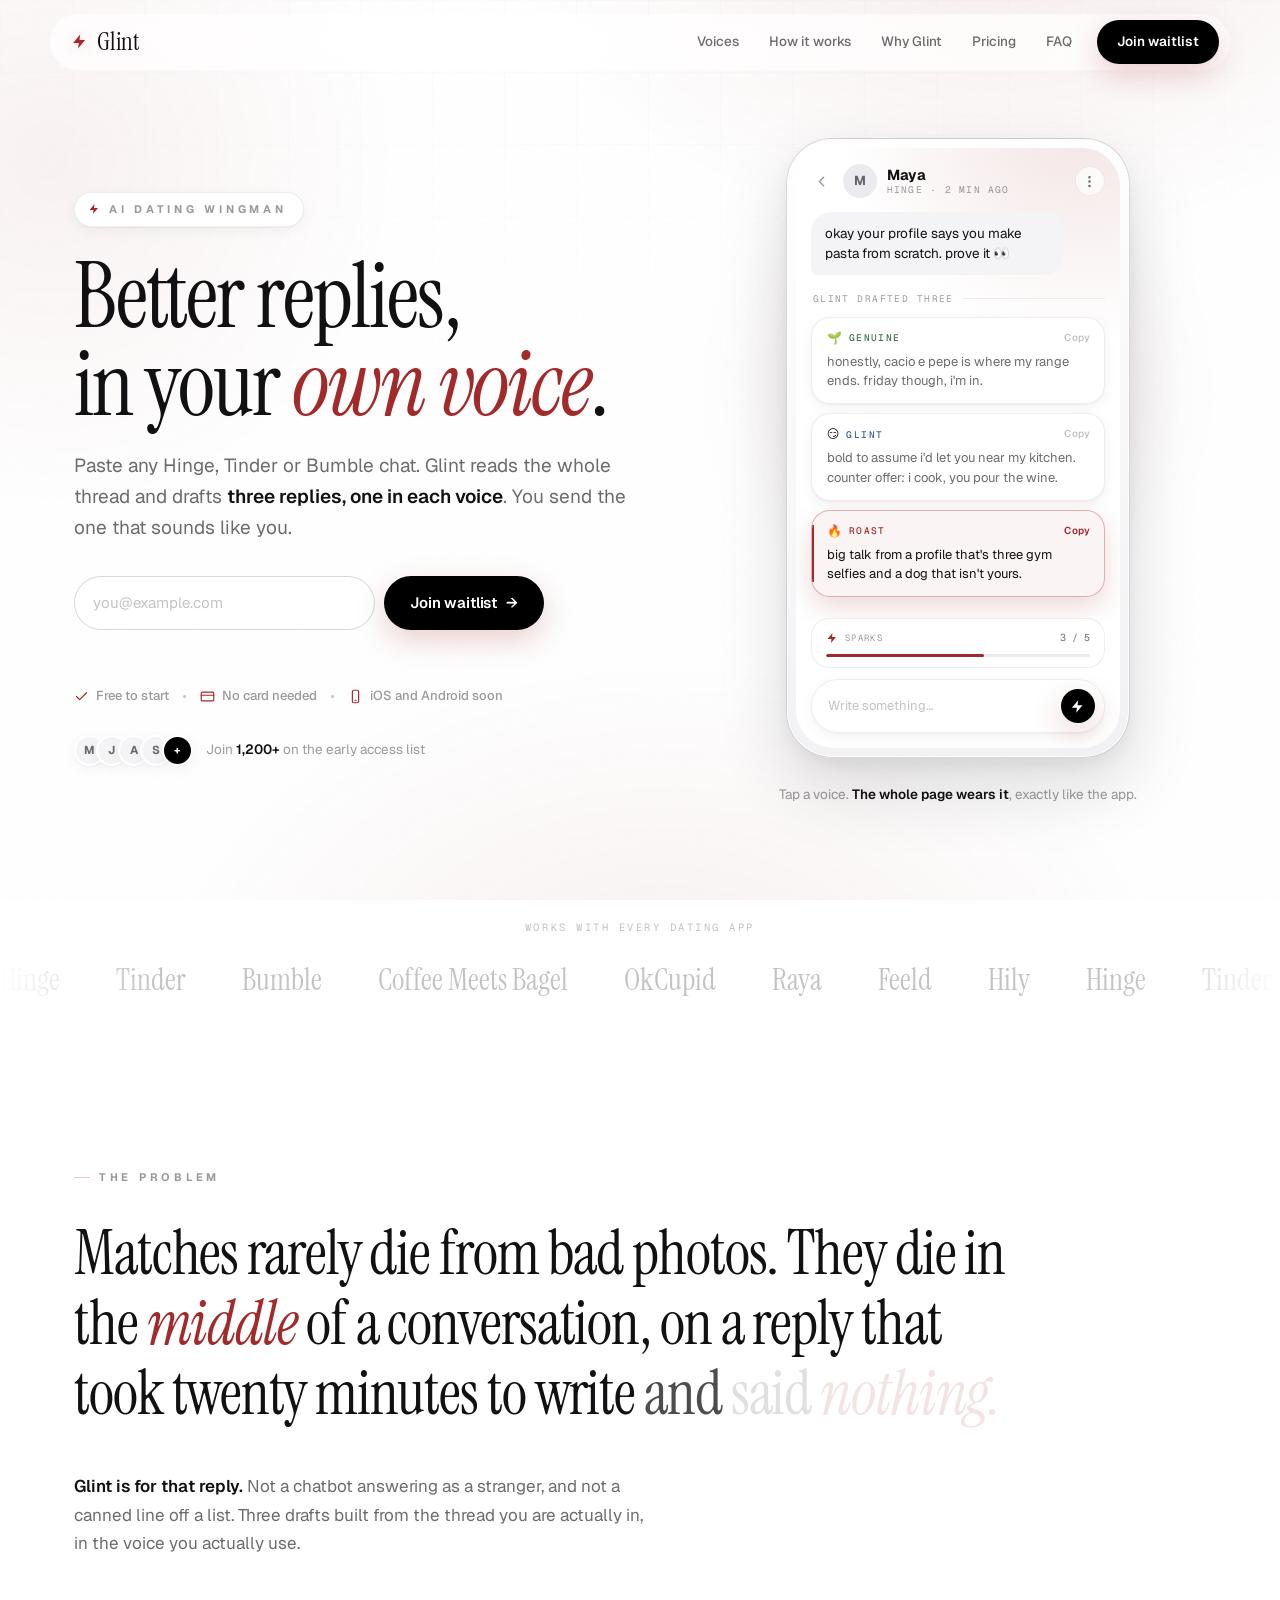
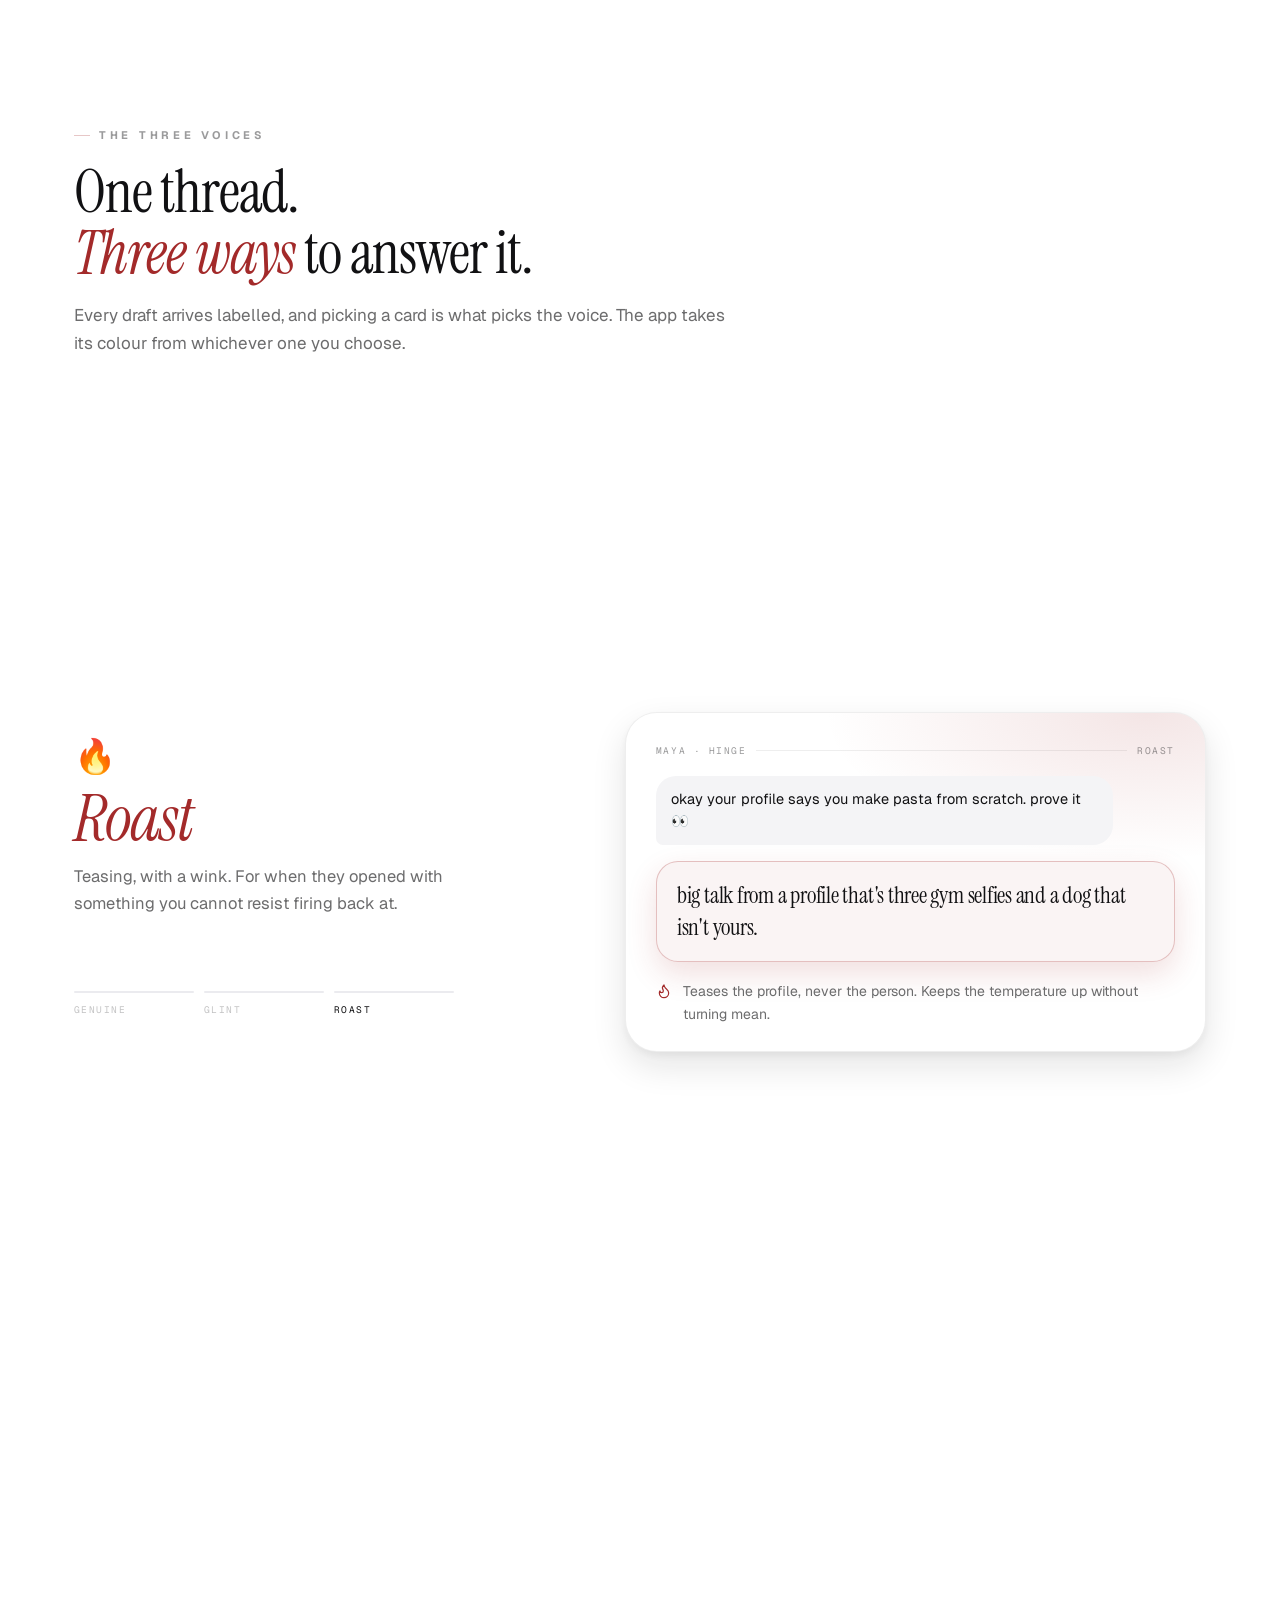
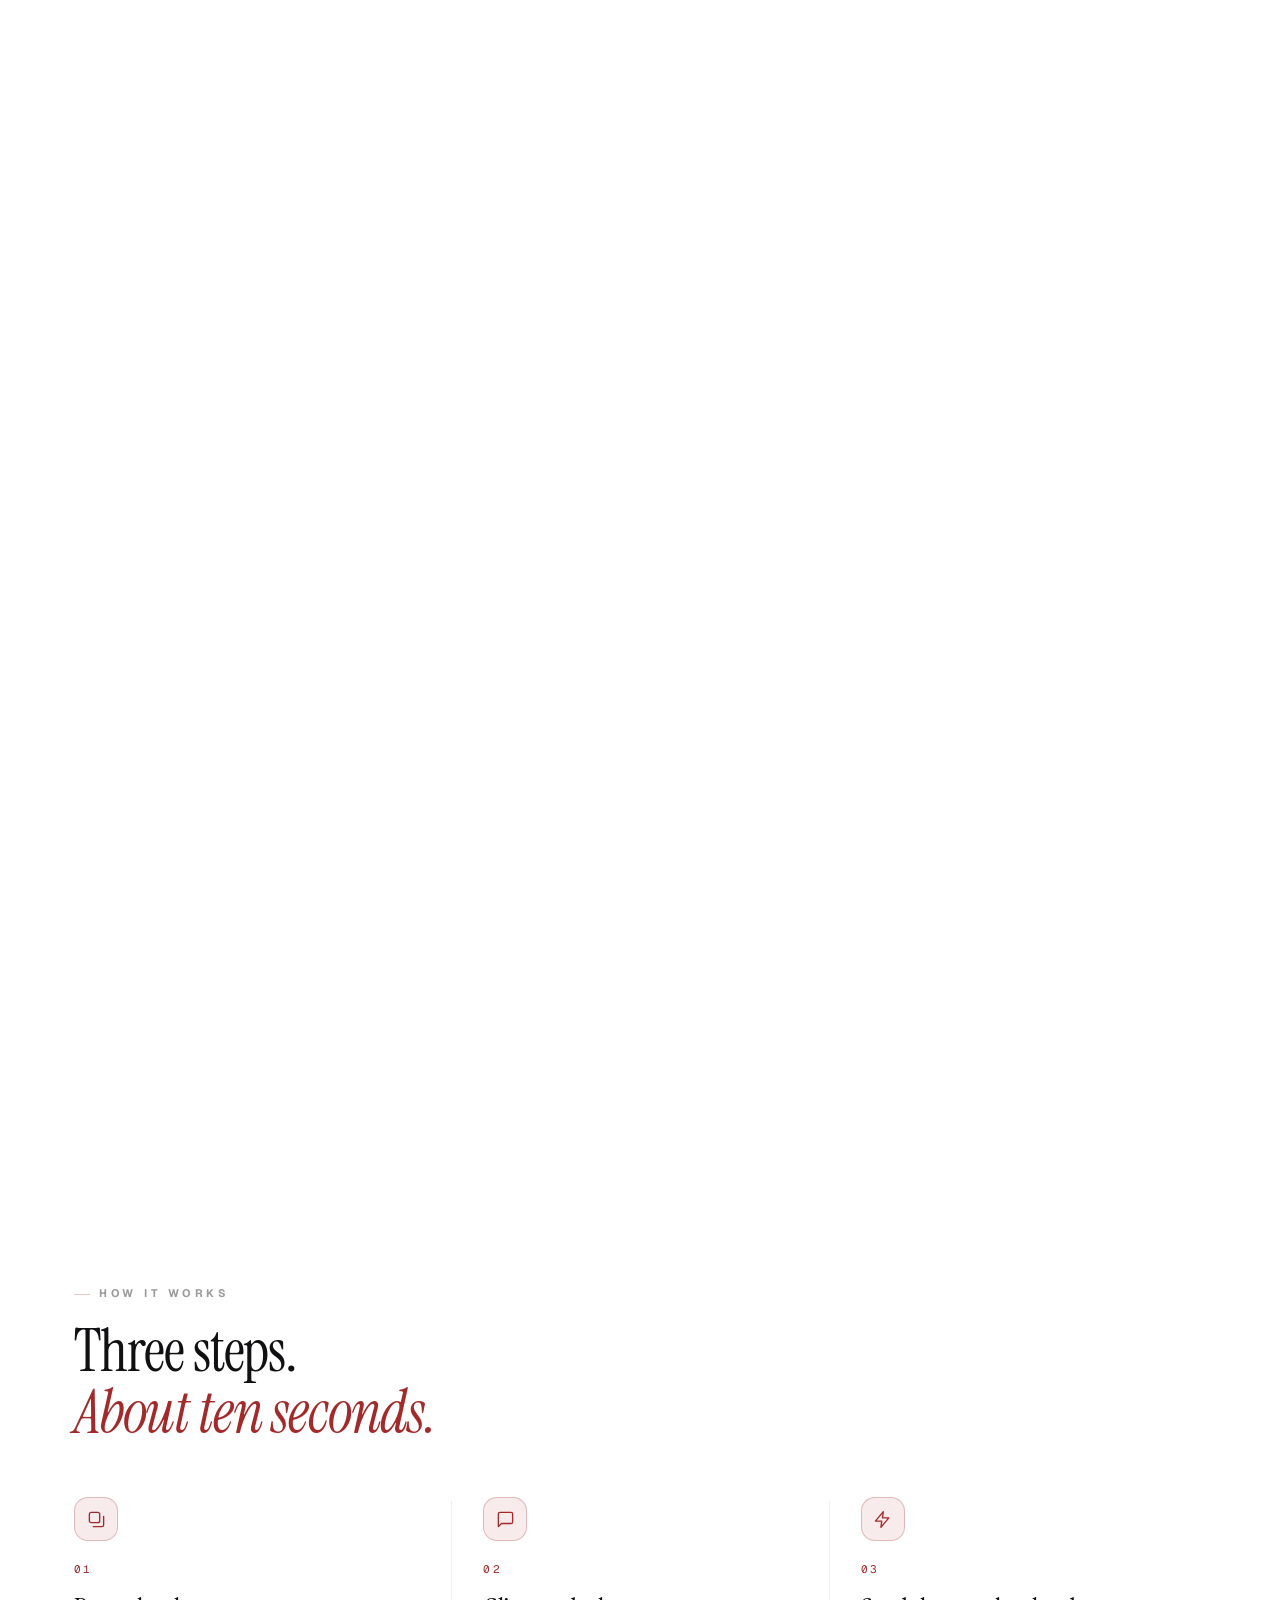
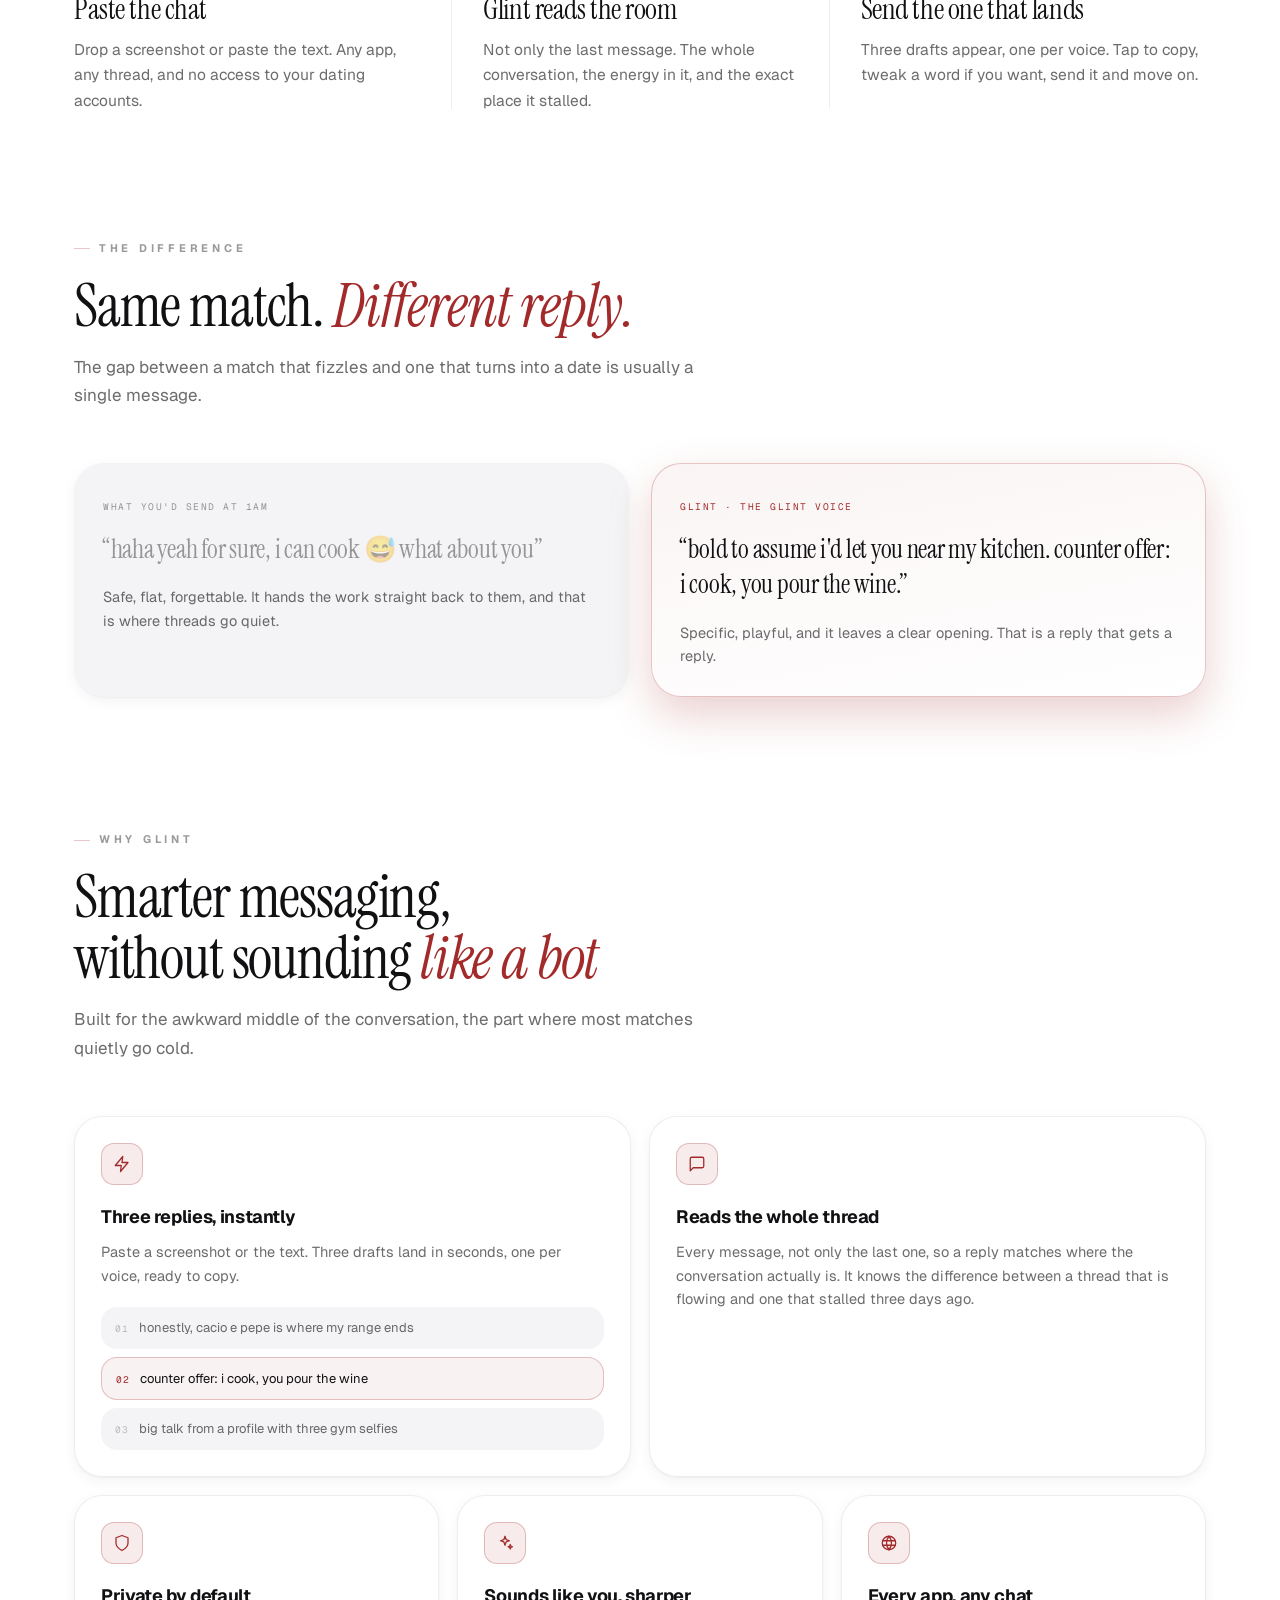
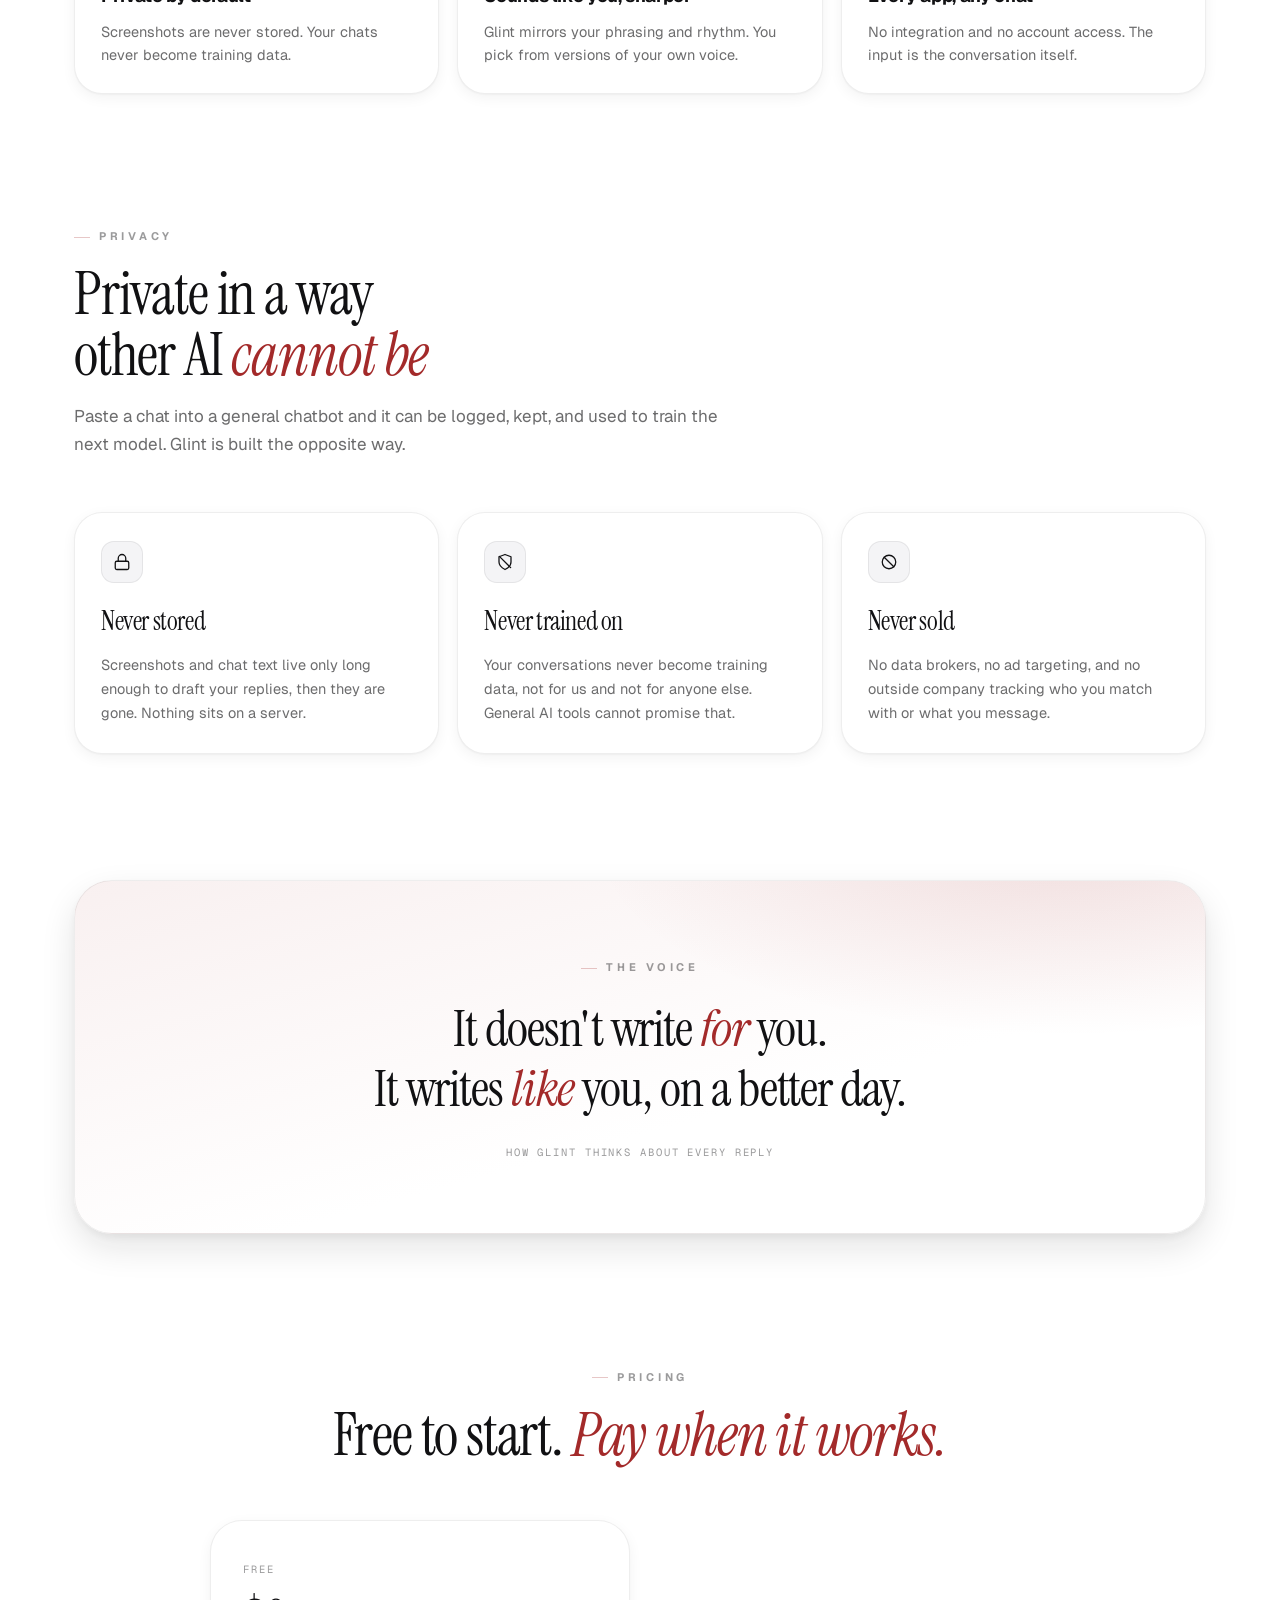
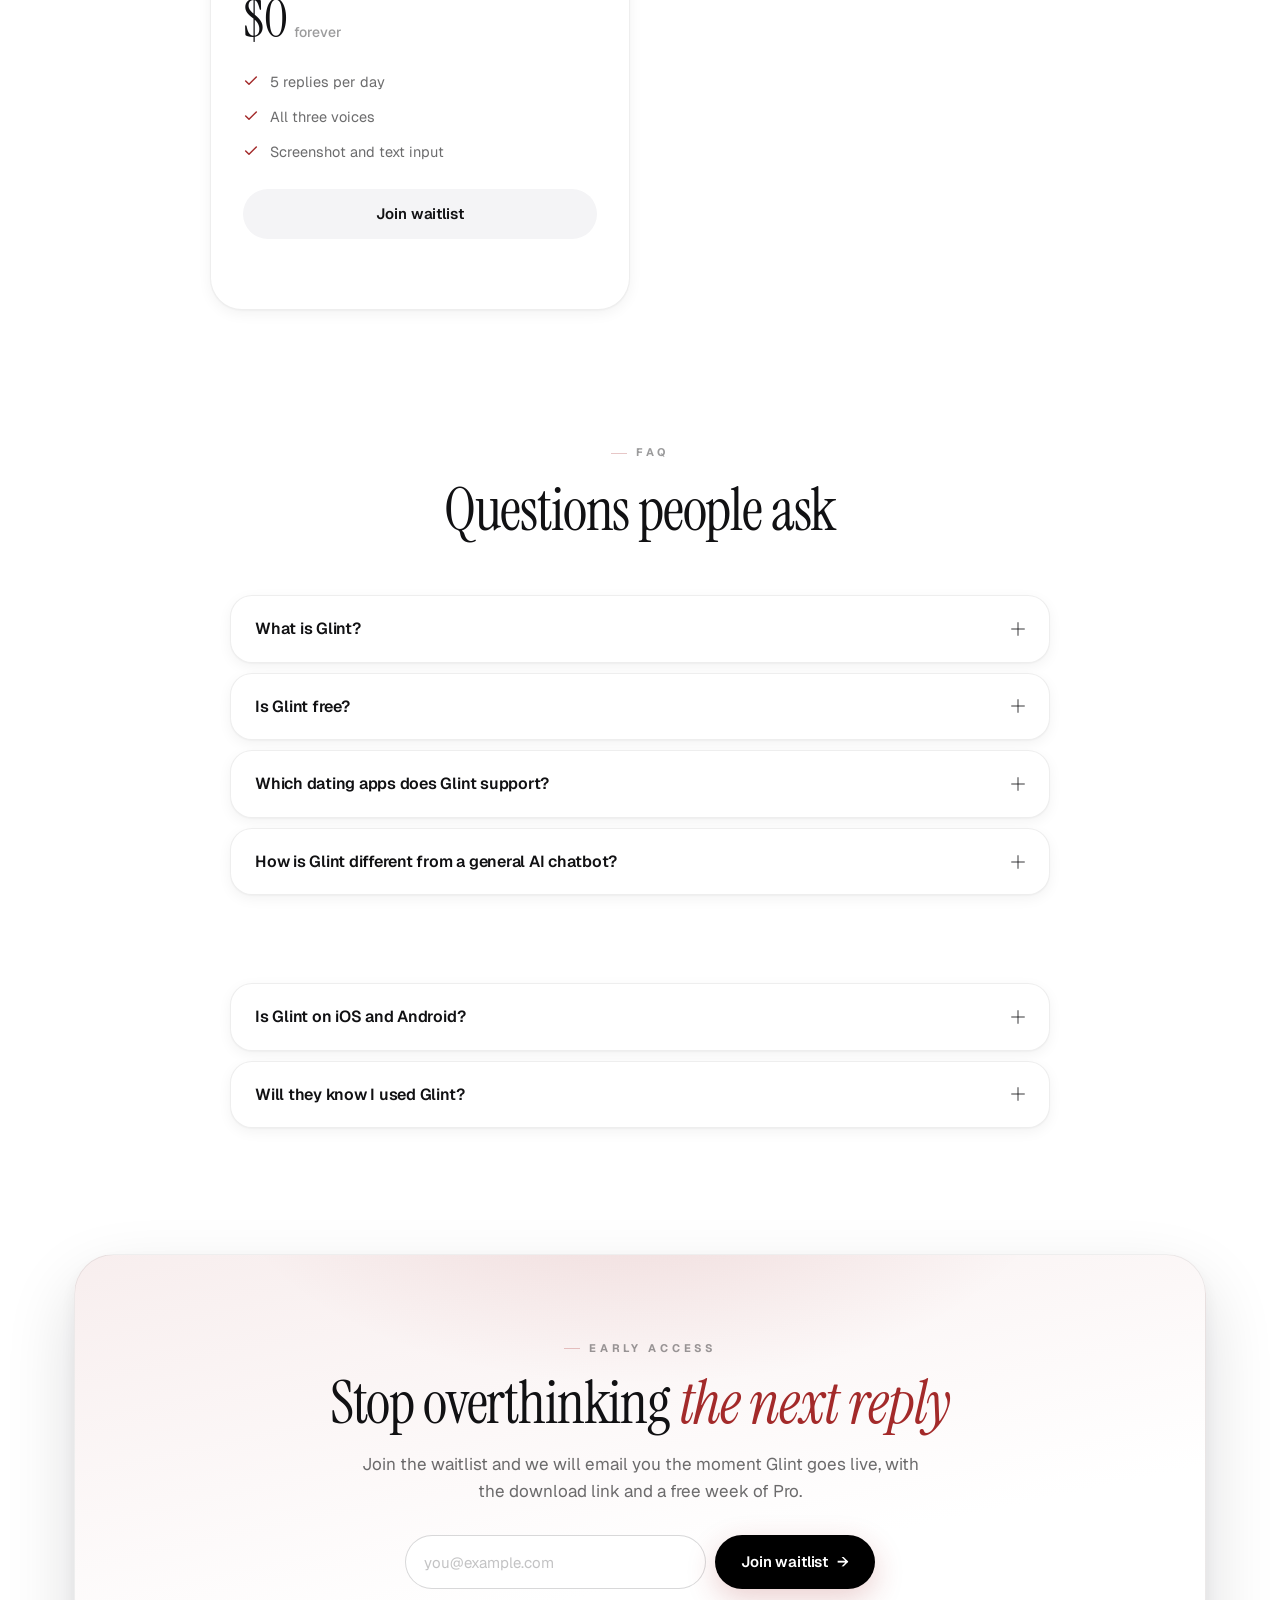
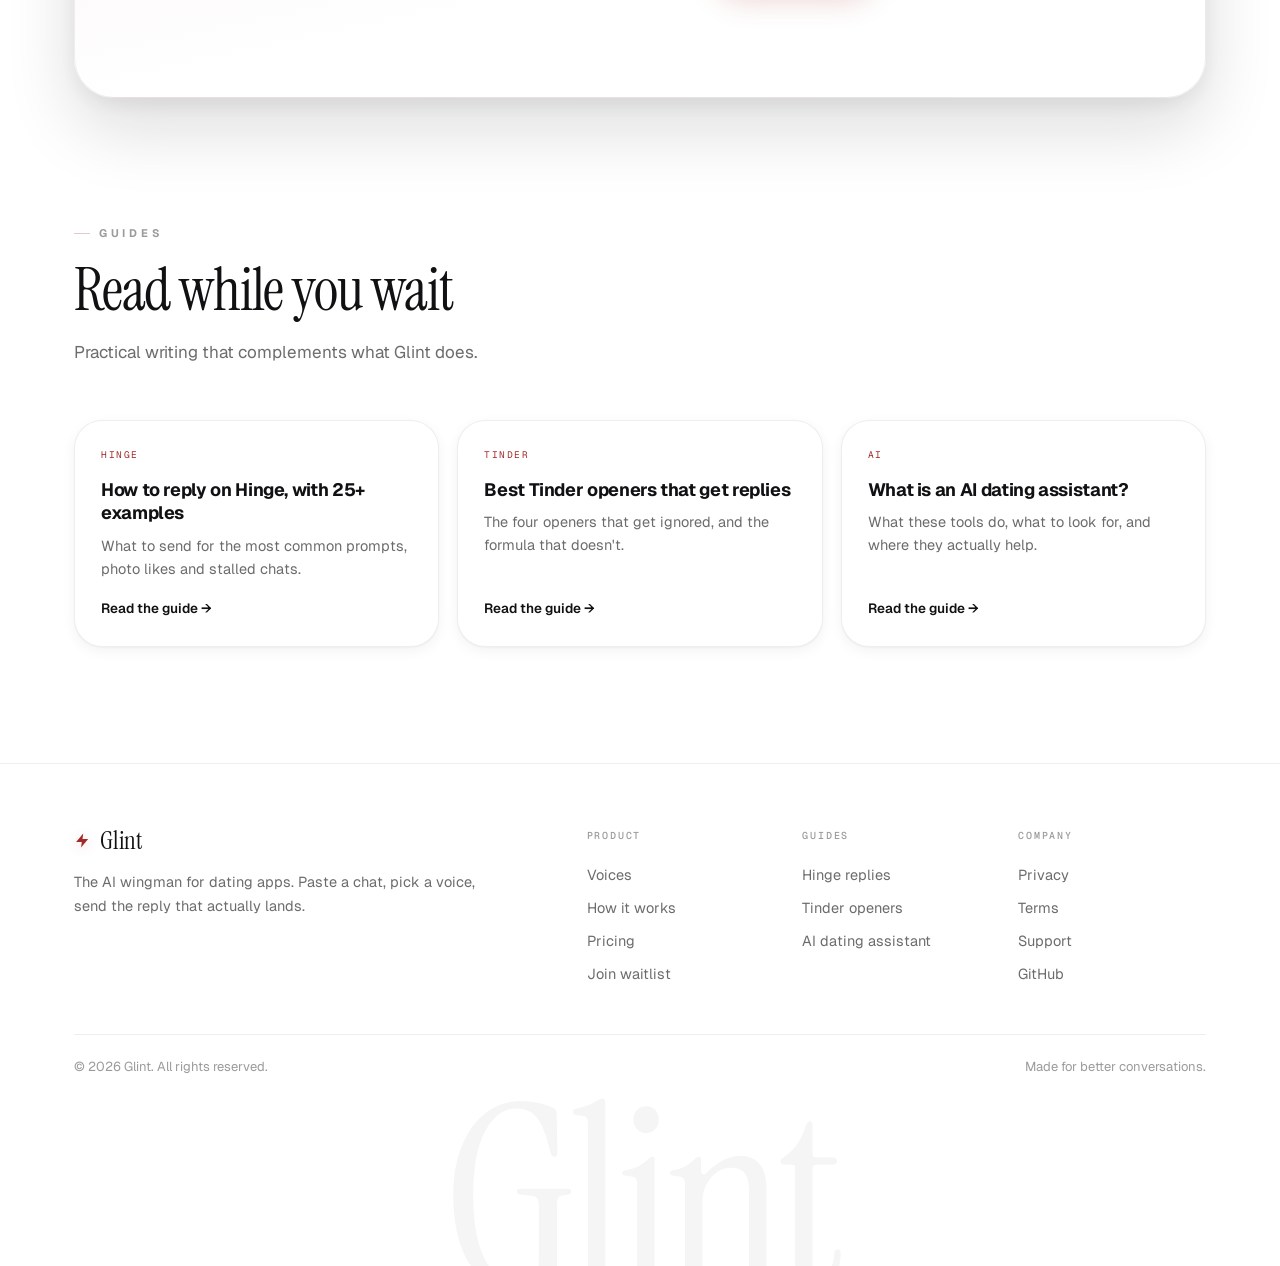
<file: index.html>
<!doctype html>
<html lang="en" data-voice="rizz">
<head>
<meta charset="utf-8" />
<meta name="viewport" content="width=device-width, initial-scale=1" />
<title>Glint — AI wingman for Hinge, Tinder &amp; Bumble replies</title>
<meta name="description" content="Glint is an AI wingman for Hinge, Tinder &amp; Bumble. Paste any chat and get three replies in your own voice in seconds. Free to start. Join the waitlist." />
<meta name="keywords" content="AI dating assistant, dating app replies, Hinge replies, Tinder replies, Bumble replies, AI wingman, dating openers, rizz app, Glint" />
<meta name="author" content="Glint" />
<meta name="robots" content="index, follow, max-image-preview:large, max-snippet:-1, max-video-preview:-1" />
<meta name="googlebot" content="index, follow" />
<meta name="theme-color" content="#ffffff" />
<link rel="canonical" href="https://glintapp.app/" />

<!-- Open Graph -->
<meta property="og:type" content="website" />
<meta property="og:site_name" content="Glint" />
<meta property="og:title" content="Glint — AI wingman for Hinge, Tinder &amp; Bumble replies" />
<meta property="og:description" content="AI wingman for Hinge, Tinder &amp; Bumble. Paste any chat and get three replies in your own voice, in seconds." />
<meta property="og:url" content="https://glintapp.app/" />
<meta property="og:image" content="https://glintapp.app/og.png" />
<meta property="og:image:width" content="1200" />
<meta property="og:image:height" content="630" />
<meta property="og:locale" content="en_US" />

<!-- Twitter -->
<meta name="twitter:card" content="summary_large_image" />
<meta name="twitter:title" content="Glint — AI wingman for dating apps" />
<meta name="twitter:description" content="Paste a chat. Glint drafts three replies, one per voice. Send the one that sounds like you." />
<meta name="twitter:image" content="https://glintapp.app/og.png" />

<!-- The mark is the spark: a bolt, matching the app -->
<link rel="icon" type="image/svg+xml" href="data:image/svg+xml,%3Csvg xmlns='http://www.w3.org/2000/svg' viewBox='0 0 24 24' fill='%233A5F8F'%3E%3Cpath d='M13 2 3 14h8l-1 8 10-12h-8l1-8z'/%3E%3C/svg%3E" />
<link rel="preconnect" href="https://fonts.googleapis.com" />
<link rel="preconnect" href="https://fonts.gstatic.com" crossorigin />
<link rel="preconnect" href="https://us-assets.i.posthog.com" crossorigin />
<link rel="dns-prefetch" href="https://qtkzacjyuasglgknxghg.supabase.co" />
<link href="https://fonts.googleapis.com/css2?family=Geist:wght@400;500;600;700;800;900&family=Geist+Mono:wght@400;500&family=Instrument+Serif:ital@0;1&display=swap" rel="stylesheet" />
<link rel="prefetch" href="/hinge-replies" />
<link rel="prefetch" href="/tinder-openers" />
<link rel="prefetch" href="/ai-dating-assistant" />
<link rel="stylesheet" href="/glint.css" />

<!-- Structured data -->
<script type="application/ld+json">
{
  "@context": "https://schema.org",
  "@graph": [
    {
      "@type": "Organization",
      "@id": "https://glintapp.app/#org",
      "name": "Glint",
      "url": "https://glintapp.app/",
      "logo": "https://glintapp.app/og.png"
    },
    {
      "@type": "WebSite",
      "@id": "https://glintapp.app/#site",
      "url": "https://glintapp.app/",
      "name": "Glint",
      "publisher": { "@id": "https://glintapp.app/#org" },
      "inLanguage": "en"
    },
    {
      "@type": "SoftwareApplication",
      "name": "Glint",
      "operatingSystem": "iOS, Android",
      "applicationCategory": "LifestyleApplication",
      "description": "AI wingman for dating apps. Paste a chat from Hinge, Tinder or Bumble and get three replies, one in each voice.",
      "offers": [
        { "@type": "Offer", "name": "Free", "price": "0", "priceCurrency": "USD" },
        { "@type": "Offer", "name": "Pro", "price": "6.99", "priceCurrency": "USD" }
      ]
    },
    {
      "@type": "FAQPage",
      "mainEntity": [
        {
          "@type": "Question",
          "name": "What is Glint?",
          "acceptedAnswer": { "@type": "Answer", "text": "Glint is an AI dating-app wingman. You paste a chat from Hinge, Tinder or Bumble and get three reply drafts, one in each voice (Genuine, Glint, Roast), to copy back into the dating app." }
        },
        {
          "@type": "Question",
          "name": "Is Glint free?",
          "acceptedAnswer": { "@type": "Answer", "text": "Yes. The free tier gives 5 reply generations per day across all three voices. Glint Pro adds unlimited replies, an opener generator, and a profile audit feature for $6.99 / month at launch." }
        },
        {
          "@type": "Question",
          "name": "Which dating apps does Glint support?",
          "acceptedAnswer": { "@type": "Answer", "text": "Glint works with screenshots or pasted text from Hinge, Tinder, Bumble, and other major dating apps. The input is the conversation itself, not an integration, so it works with any dating platform." }
        },
        {
          "@type": "Question",
          "name": "How is Glint different from a generic AI chatbot?",
          "acceptedAnswer": { "@type": "Answer", "text": "Generic chatbots produce one reply that often sounds robotic. Glint generates three options in different voices (warm, charming, playful) so you can compare and pick the phrasing closest to how you actually talk, then edit." }
        },
        {
          "@type": "Question",
          "name": "Does Glint store my conversations or train AI on them?",
          "acceptedAnswer": { "@type": "Answer", "text": "No. Screenshots and chat text are processed only long enough to generate the replies, then discarded. Glint does not train AI models on user conversations and does not sell user data." }
        },
        {
          "@type": "Question",
          "name": "Is Glint available on iOS and Android?",
          "acceptedAnswer": { "@type": "Answer", "text": "Both apps are in build. Sign up at https://glintapp.app and you get the download link the day it goes live." }
        },
        {
          "@type": "Question",
          "name": "Will the other person know I used Glint?",
          "acceptedAnswer": { "@type": "Answer", "text": "Not unless you tell them. Glint drafts replies in your own voice; you pick the one that sounds like you, edit anything that doesn't, and send it from your own account. What lands in the chat is a message you chose, the same way running a line past a friend first is still your message." }
        }
      ]
    }
  ]
}
</script>

<script>
  !function(t,e){var o,n,p,r;e.__SV||(window.posthog=e,e._i=[],e.init=function(i,s,a){function g(t,e){var o=e.split(".");2==o.length&&(t=t[o[0]],e=o[1]),t[e]=function(){t.push([e].concat(Array.prototype.slice.call(arguments,0)))}}(p=t.createElement("script")).type="text/javascript",p.crossOrigin="anonymous",p.async=!0,p.src=s.api_host.replace(".i.posthog.com","-assets.i.posthog.com")+"/static/array.js",(r=t.getElementsByTagName("script")[0]).parentNode.insertBefore(p,r);var u=e;for(void 0!==a?u=e[a]=[]:a="posthog",u.people=u.people||[],u.toString=function(t){var e="posthog";return"posthog"!==a&&(e+="."+a),t||(e+=" (stub)"),e},u.people.toString=function(){return u.toString(1)+".people (stub)"},o="init capture register register_once register_for_session unregister unregister_for_session getFeatureFlag getFeatureFlagPayload isFeatureEnabled reloadFeatureFlags updateEarlyAccessFeatureEnrollment getEarlyAccessFeatures on onFeatureFlags onSessionId getSurveys getActiveMatchingSurveys renderSurvey canRenderSurvey getNextSurveyStep identify setPersonProperties group resetGroups setPersonPropertiesForFlags resetPersonPropertiesForFlags setGroupPropertiesForFlags resetGroupPropertiesForFlags reset get_distinct_id getGroups get_session_id get_session_replay_url alias set_config startSessionRecording stopSessionRecording sessionRecordingStarted captureException loadToolbar get_property getSessionProperty createPersonProfile opt_in_capturing opt_out_capturing has_opted_in_capturing has_opted_out_capturing clear_opt_in_out_capturing debug getPageViewId captureTraceFeedback captureTraceMetric".split(" "),n=0;n<o.length;n++)g(u,o[n]);e._i.push([i,s,a])},e.__SV=1)}(document,window.posthog||[]);
  posthog.init('phc_m5fs654pnWQeLM6Z2URCee4AHEEpC3HX3XCLLkYfiMcY', {
    api_host: 'https://us.i.posthog.com',
    person_profiles: 'identified_only',
  });
</script>

<style>


  /* ──────────────────────────────────────────────────────  hero  ── */
  .hero { padding:138px 0 78px; position:relative; }
  .hero-grid { display:grid; grid-template-columns:minmax(0,1.02fr) minmax(0,.88fr); gap:60px; align-items:center; }
  .chip {
    display:inline-flex; align-items:center; gap:9px; padding:8px 16px 8px 13px; border-radius:999px;
    background:var(--surface); border:1px solid var(--border); box-shadow:var(--shadow-sm); margin-bottom:26px;
  }
  .lede { font-size:19px; line-height:1.62; color:var(--ink-2); max-width:31em; margin:0 0 32px; }
  .lede b { color:var(--ink); font-weight:600; }

  .waitlist { display:flex; gap:9px; max-width:470px; }
  .waitlist-email {
    flex:1; min-width:0; height:54px; padding:0 18px; border-radius:999px;
    background:var(--surface); border:1px solid var(--border-strong); font-size:15px; outline:none;
    transition:border-color .3s var(--ease), box-shadow .3s var(--ease);
  }
  .waitlist-email::placeholder { color:var(--ink-4); }
  .waitlist-email:focus { border-color:var(--accent); box-shadow:0 0 0 4px var(--accent-soft); }
  .waitlist-submit {
    height:54px; padding:0 26px; border:none; border-radius:999px; cursor:pointer;
    background:var(--ink-bright); color:var(--ink-inverse);
    font-size:15px; font-weight:600; letter-spacing:-.01em;
    display:inline-flex; align-items:center; gap:9px; white-space:nowrap; box-shadow:var(--halo);
    transition:transform .3s var(--ease), box-shadow .4s var(--ease), opacity .3s ease;
  }
  .waitlist-submit:hover:not(:disabled) { transform:translateY(-2px); box-shadow:0 16px 38px var(--accent-glow); }
  .waitlist-submit:disabled { opacity:.55; cursor:default; }
  .waitlist-status { font-size:13.5px; margin-top:12px; min-height:20px; color:var(--ink-3); }
  .waitlist-status.ok { color:var(--accent); font-weight:600; }
  .waitlist-status.err { color:var(--roast); }

  .hero-meta { display:flex; flex-wrap:wrap; align-items:center; gap:14px; margin-top:24px; }
  .hero-meta .item { display:inline-flex; align-items:center; gap:7px; font-size:13px; font-weight:500; color:var(--ink-3); }
  .hero-meta .ic { width:15px; height:15px; stroke:var(--accent); }
  .hero-meta .dot { width:3px; height:3px; border-radius:50%; background:var(--ink-4); }

  .proof { display:flex; align-items:center; gap:13px; margin-top:28px; }
  .proof .stack { display:flex; }
  .proof .stack span {
    width:31px; height:31px; border-radius:50%; margin-left:-9px; display:grid; place-items:center;
    font-size:11.5px; font-weight:700; background:var(--surface-2); color:var(--ink-2);
    border:2px solid #fff; box-shadow:var(--shadow-sm);
  }
  .proof .stack span:first-child { margin-left:0; }
  .proof .stack span:last-child { background:var(--ink-bright); color:#fff; }
  .proof .txt { font-size:13.5px; color:var(--ink-3); }
  .proof .txt b { color:var(--ink); font-weight:600; }

  /* the device */
  .stage { position:relative; display:flex; flex-direction:column; align-items:center; perspective:1600px; }
  .stage::before {
    content:""; position:absolute; inset:-14% -10% -6%;
    background:radial-gradient(58% 46% at 50% 42%, var(--accent-wash), transparent 68%);
    filter:blur(28px); z-index:0;
  }
  .phone {
    position:relative; z-index:1; width:344px; max-width:100%;
    border-radius:46px; padding:9px;
    background:linear-gradient(170deg,#fff,#f1f1f4);
    border:1px solid var(--border-strong);
    box-shadow:var(--shadow-xl), 0 0 0 1px rgba(255,255,255,.9) inset;
    transform:rotateX(var(--rx,0deg)) rotateY(var(--ry,0deg));
    transition:transform .5s var(--ease);
  }
  .screen {
    position:relative; border-radius:38px; background:var(--bg); overflow:hidden;
    display:flex; flex-direction:column; min-height:600px; padding:16px 15px 15px; isolation:isolate;
  }
  .screen::before {
    content:""; position:absolute; inset:0; z-index:0;
    background:radial-gradient(120% 62% at 88% -6%, var(--accent-wash), transparent 62%);
  }
  .scanline {
    position:absolute; left:0; right:0; height:34%; z-index:5; pointer-events:none; top:-34%;
    background:linear-gradient(to bottom, transparent, color-mix(in srgb, var(--accent) 9%, transparent), transparent);
    opacity:0; animation:scan 7.5s var(--ease) infinite;
  }
  @keyframes scan {
    0%{ top:-34%; opacity:0 } 8%{ opacity:.9 } 60%{ opacity:.5 } 78%{ top:100%; opacity:0 } 100%{ top:100%; opacity:0 }
  }
  .scr-top { position:relative; z-index:1; display:flex; align-items:center; gap:10px; margin-bottom:14px; }
  .back { width:22px; height:26px; display:grid; place-items:center; color:var(--ink-3); }
  .ava { width:34px; height:34px; border-radius:50%; display:grid; place-items:center;
         background:var(--surface-3); color:var(--ink-2); font-weight:700; font-size:13px; }
  .who { display:flex; flex-direction:column; }
  .who .nm { font-size:14.5px; font-weight:700; letter-spacing:-.01em; line-height:1.25; }
  .who .mt { font-family:var(--mono); font-size:9.5px; letter-spacing:.13em; color:var(--ink-3); line-height:1.3; }
  .scr-top .glass {
    margin-left:auto; width:30px; height:30px; border-radius:50%; display:grid; place-items:center;
    color:var(--ink-2); background:rgba(255,255,255,.7); border:1px solid var(--border);
    -webkit-backdrop-filter:blur(14px); backdrop-filter:blur(14px);
  }
  .bub {
    position:relative; z-index:1; max-width:86%; padding:11px 14px;
    border-radius:20px 20px 20px 7px; font-size:13.5px; line-height:1.5;
    background:var(--surface-2); color:var(--ink); margin-bottom:16px;
  }
  .drafted { position:relative; z-index:1; display:flex; align-items:center; gap:9px; margin:0 0 11px 2px; }
  .drafted .l { font-family:var(--mono); font-size:9.5px; letter-spacing:.15em; color:var(--ink-3); }
  .drafted .bar { flex:1; height:1px; background:var(--divider); }
  .drafts { position:relative; z-index:1; display:flex; flex-direction:column; gap:9px; }
  .draft {
    --v:var(--rizz);
    position:relative; text-align:left; width:100%; cursor:pointer; overflow:hidden;
    padding:12px 13px 12px 15px; border-radius:19px; background:var(--surface);
    border:1px solid var(--border); box-shadow:var(--shadow-sm);
    transition:transform .4s var(--ease), box-shadow .45s var(--ease), border-color .45s var(--ease), background .45s var(--ease);
  }
  .draft:hover { transform:translateY(-2px); box-shadow:var(--shadow-md); }
  .draft .vh { display:flex; align-items:center; gap:7px; margin-bottom:6px; }
  .draft .em { font-size:12px; line-height:1; }
  .draft .vn { font-family:var(--mono); font-size:9.5px; letter-spacing:.15em; text-transform:uppercase; color:var(--v); font-weight:500; }
  .draft .cp { margin-left:auto; font-size:10px; color:var(--ink-4); font-weight:600; letter-spacing:.04em; }
  .draft p { margin:0; font-size:13px; line-height:1.52; color:var(--ink-2); }
  .draft.on {
    border-color:color-mix(in srgb, var(--v) 34%, transparent);
    background:color-mix(in srgb, var(--v) 5%, #fff);
    box-shadow:0 10px 26px color-mix(in srgb, var(--v) 18%, transparent);
  }
  .draft.on p { color:var(--ink); }
  .draft.on .cp { color:var(--v); }
  .draft::before {
    content:""; position:absolute; left:0; top:14px; bottom:14px; width:2px;
    background:var(--v); opacity:0; transform:scaleY(.4);
    transition:opacity .4s var(--ease), transform .5s var(--expo);
  }
  .draft.on::before { opacity:1; transform:scaleY(1); }
  /* the app's SPARKS meter, the free daily quota */
  .sparks {
    position:relative; z-index:1; margin-top:auto; padding:11px 14px 10px; border-radius:18px;
    background:rgba(255,255,255,.7); border:1px solid var(--border);
    -webkit-backdrop-filter:blur(16px); backdrop-filter:blur(16px);
  }
  .sparks .row { display:flex; align-items:center; gap:7px; margin-bottom:8px; }
  .sparks .row svg { width:12px; height:12px; fill:var(--accent); }
  .sparks .k { font-family:var(--mono); font-size:9px; letter-spacing:.16em; color:var(--ink-3); }
  .sparks .v { margin-left:auto; font-family:var(--mono); font-size:10px; color:var(--ink-2); }
  .sparks .meter { height:3px; border-radius:3px; background:var(--surface-3); overflow:hidden; }
  .sparks .meter i { display:block; height:100%; width:60%; background:var(--accent); border-radius:3px; }

  .composer {
    position:relative; z-index:1; margin-top:11px; display:flex; align-items:center; gap:9px;
    padding:9px 9px 9px 16px; border-radius:999px;
    background:rgba(255,255,255,.7); border:1px solid var(--border);
    -webkit-backdrop-filter:blur(16px); backdrop-filter:blur(16px); box-shadow:var(--shadow-sm);
  }
  .composer .ph { font-size:13px; color:var(--ink-4); }
  .composer .orb {
    margin-left:auto; width:34px; height:34px; border-radius:50%; display:grid; place-items:center;
    background:var(--ink-bright); box-shadow:var(--halo);
  }
  .composer .orb svg { width:15px; height:15px; fill:#fff; }
  .stage-cap { text-align:center; margin-top:26px; font-size:13.5px; color:var(--ink-3); }
  .stage-cap b { color:var(--ink); font-weight:600; }

  /* ───────────────────────────────────────────────────  marquee  ── */
  .marquee { padding:22px 0 6px; }
  .mq-lbl {
    text-align:center; font-family:var(--mono); font-size:10.5px; letter-spacing:.24em;
    text-transform:uppercase; color:var(--ink-4); margin-bottom:20px;
  }
  .mq-mask {
    overflow:hidden;
    -webkit-mask-image:linear-gradient(90deg,transparent,#000 12%,#000 88%,transparent);
            mask-image:linear-gradient(90deg,transparent,#000 12%,#000 88%,transparent);
  }
  .track { display:flex; gap:56px; width:max-content; animation:slide 34s linear infinite; }
  .track:hover { animation-play-state:paused; }
  .track span { font-family:var(--serif); font-size:30px; color:var(--ink-4); white-space:nowrap; transition:color .4s var(--ease); }
  .track span:hover { color:var(--accent); }
  @keyframes slide { from{transform:translateX(0)} to{transform:translateX(-50%)} }

  /* ─────────────────────────────────────────────────  manifesto  ── */
  .manifesto { padding:150px 0 130px; }
  .mf-copy {
    font-family:var(--serif); font-weight:400;
    font-size:clamp(32px, 4.8vw, 66px); line-height:1.14; letter-spacing:-.018em;
    max-width:15.5em; margin:32px 0 0;
  }
  .mf-copy .w { display:inline-block; opacity:.13; will-change:opacity; }
  .mf-copy .w.hl { color:var(--accent); font-style:italic; }
  .mf-tail { margin:44px 0 0; max-width:34em; font-size:17px; line-height:1.68; color:var(--ink-2); }
  .mf-tail b { color:var(--ink); font-weight:600; }

  /* ────────────────────────────────────────────  section heads  ── */
  section { position:relative; }
  .head { max-width:660px; margin:0 0 54px; }
  .head.center { margin-left:auto; margin-right:auto; text-align:center; }
  .head.center .eyebrow { justify-content:center; }
  .head p { font-size:17px; line-height:1.65; color:var(--ink-2); margin:0; }

  /* ───────────────────────────────────────────  voices (pinned)  ── */
  .voices { padding:30px 0 0; }
  .vx-pin { position:sticky; top:0; min-height:100vh; display:flex; align-items:center; padding:90px 0 56px; }
  .vx-grid { display:grid; grid-template-columns:minmax(0,.92fr) minmax(0,1.08fr); gap:56px; align-items:center; width:100%; }

  .vx-titles { position:relative; }
  .vx-stack { position:relative; height:226px; }
  .vx-title {
    position:absolute; inset:0; opacity:0; transform:translateY(22px) scale(.98); filter:blur(10px);
    transition:opacity .65s var(--expo), transform .65s var(--expo), filter .65s var(--expo);
    pointer-events:none;
  }
  .vx-title.on { opacity:1; transform:none; filter:blur(0); pointer-events:auto; }
  .vx-title .glyph { font-size:34px; line-height:1; margin-bottom:14px; display:block; }
  .vx-title h3 {
    font-family:var(--serif); font-weight:400; font-size:clamp(40px,5vw,64px);
    line-height:1; letter-spacing:-.02em; margin:0 0 12px;
  }
  .vx-title h3 em { font-style:italic; color:var(--accent); }
  .vx-title p { font-size:16.5px; line-height:1.65; color:var(--ink-2); margin:0; max-width:24em; }
  .vx-rail { display:flex; gap:10px; margin-top:26px; }
  .vx-rail button { flex:1; max-width:120px; padding:0; border:none; background:none; cursor:pointer; text-align:left; }
  .vx-rail .r { display:block; height:2px; border-radius:2px; background:var(--surface-3); overflow:hidden; margin-bottom:9px; }
  .vx-rail .r i { display:block; height:100%; width:0; background:var(--accent); }
  .vx-rail .n {
    display:block; font-family:var(--mono); font-size:9.5px; letter-spacing:.15em; text-transform:uppercase;
    color:var(--ink-4); transition:color .4s var(--ease);
  }
  .vx-rail button[aria-selected="true"] .n { color:var(--ink); }

  .vx-cards { position:relative; min-height:332px; }
  .vx-card {
    position:absolute; inset:0; opacity:0; transform:translateY(30px) scale(.97); filter:blur(12px);
    transition:opacity .7s var(--expo), transform .7s var(--expo), filter .7s var(--expo); pointer-events:none;
  }
  .vx-card.on { opacity:1; transform:none; filter:blur(0); pointer-events:auto; }
  .vx-body {
    --v:var(--accent);
    position:relative; border-radius:32px; padding:30px 30px 26px; background:var(--surface);
    border:1px solid var(--border); box-shadow:var(--shadow-lg); overflow:hidden;
  }
  .vx-body::before {
    content:""; position:absolute; inset:0;
    background:radial-gradient(90% 70% at 90% 0%, color-mix(in srgb, var(--v) 12%, transparent), transparent 62%);
  }
  .vx-body > * { position:relative; }
  .vx-mt { display:flex; align-items:center; gap:10px; margin-bottom:18px; }
  .vx-mt .k { font-family:var(--mono); font-size:9.5px; letter-spacing:.16em; text-transform:uppercase; color:var(--ink-3); }
  .vx-mt .ln { flex:1; height:1px; background:var(--divider); }
  .vx-them {
    max-width:88%; padding:12px 15px; border-radius:20px 20px 20px 7px;
    background:var(--surface-2); font-size:14.5px; line-height:1.55; margin-bottom:16px;
  }
  .vx-reply {
    padding:18px 20px; border-radius:22px;
    background:color-mix(in srgb, var(--v) 5%, #fff);
    border:1px solid color-mix(in srgb, var(--v) 26%, transparent);
    box-shadow:0 12px 30px color-mix(in srgb, var(--v) 15%, transparent);
    font-family:var(--serif); font-size:23px; line-height:1.38; letter-spacing:-.01em; color:var(--ink);
  }
  .vx-why { display:flex; gap:11px; margin-top:18px; font-size:14px; color:var(--ink-2); line-height:1.6; }
  .vx-why svg { width:16px; height:16px; flex:none; margin-top:3px; stroke:var(--v); fill:none; }

  /* ─────────────────────────────────────────────────────  how  ── */
  .how { padding:126px 0 118px; }
  .steps { display:grid; grid-template-columns:repeat(3,1fr); position:relative; }
  .step { padding:0 32px; position:relative; }
  .step:first-child { padding-left:0; }
  .step:last-child { padding-right:0; }
  .step + .step::before {
    content:""; position:absolute; left:0; top:4px; bottom:4px; width:1px; background:var(--divider);
    transform:scaleY(0); transform-origin:top; transition:transform 1s var(--expo) .15s;
  }
  .step.in + .step::before, .step + .step.in::before { transform:scaleY(1); }
  .step .ec {
    width:44px; height:44px; border-radius:14px; display:grid; place-items:center; margin-bottom:20px;
    background:var(--accent-soft); border:1px solid var(--accent-line);
  }
  .step .ec svg { width:19px; height:19px; stroke:var(--accent); fill:none; stroke-width:1.7; stroke-linecap:round; stroke-linejoin:round; }
  .step .n { font-family:var(--mono); font-size:11px; letter-spacing:.2em; color:var(--accent); margin-bottom:14px; }
  .step h3 { font-family:var(--serif); font-weight:400; font-size:29px; line-height:1.12; letter-spacing:-.015em; margin:0 0 11px; }
  .step p { font-size:15.5px; line-height:1.65; color:var(--ink-2); margin:0; }

  /* ─────────────────────────────────────────────────  compare  ── */
  .compare-sec { padding:0 0 126px; }
  .compare { display:grid; grid-template-columns:1fr 1fr; gap:22px; }
  .cc { position:relative; border-radius:30px; padding:28px; background:var(--surface); border:1px solid var(--border); box-shadow:var(--shadow-sm); }
  .cc .tag { display:inline-block; font-family:var(--mono); font-size:9.5px; letter-spacing:.16em; text-transform:uppercase; color:var(--ink-3); margin-bottom:18px; }
  .cc .reply { font-family:var(--serif); font-size:26px; line-height:1.36; letter-spacing:-.01em; margin-bottom:18px; }
  .cc .note { font-size:14.5px; line-height:1.62; color:var(--ink-2); margin:0; }
  .cc.flat { background:var(--surface-2); border-color:transparent; }
  .cc.flat .reply { color:var(--ink-3); }
  .cc.win {
    border-color:var(--accent-line); box-shadow:0 18px 44px var(--accent-glow);
    background:linear-gradient(170deg, color-mix(in srgb, var(--accent) 5%, #fff), #fff);
  }
  .cc.win .tag { color:var(--accent); }

  /* ─────────────────────────────────────────────────────  why  ── */
  .why { padding:0 0 126px; }
  .bento { display:grid; grid-template-columns:repeat(6,1fr); gap:18px; }
  .tile {
    position:relative; border-radius:28px; padding:26px; background:var(--surface);
    border:1px solid var(--border); box-shadow:var(--shadow-sm);
    transition:transform .45s var(--ease), box-shadow .5s var(--ease), border-color .5s var(--ease);
  }
  .tile:hover { transform:translateY(-4px); box-shadow:var(--shadow-lg); border-color:var(--border-strong); }
  .tile.lg { grid-column:span 3; }
  .tile.sm { grid-column:span 3; }
  .tile.wide { grid-column:span 2; }
  .tile .ec {
    width:42px; height:42px; border-radius:13px; display:grid; place-items:center; margin-bottom:18px;
    background:var(--accent-soft); border:1px solid var(--accent-line);
  }
  .tile .ec svg { width:18px; height:18px; stroke:var(--accent); fill:none; stroke-width:1.7; stroke-linecap:round; stroke-linejoin:round; }
  .tile h3 { font-size:18px; font-weight:700; letter-spacing:-.02em; margin:0 0 9px; }
  .tile p { font-size:14.5px; line-height:1.62; color:var(--ink-2); margin:0; }
  .stackvis { margin-top:20px; display:flex; flex-direction:column; gap:8px; }
  .stackvis .ln {
    display:flex; gap:10px; align-items:baseline; padding:11px 14px; border-radius:16px;
    background:var(--surface-2); font-size:13px; line-height:1.5; color:var(--ink-2);
  }
  .stackvis .ln .d { font-family:var(--mono); font-size:9.5px; letter-spacing:.12em; color:var(--ink-4); }
  .stackvis .ln.win { background:color-mix(in srgb, var(--accent) 6%, #fff); color:var(--ink); border:1px solid var(--accent-line); }
  .stackvis .ln.win .d { color:var(--accent); }

  /* ─────────────────────────────────────────────────  privacy  ── */
  .privsec { padding:0 0 126px; }
  .priv-grid { display:grid; grid-template-columns:repeat(3,1fr); gap:18px; }
  .pcard {
    border-radius:28px; padding:28px 26px; background:var(--surface); border:1px solid var(--border);
    box-shadow:var(--shadow-sm); transition:transform .45s var(--ease), box-shadow .5s var(--ease);
  }
  .pcard:hover { transform:translateY(-4px); box-shadow:var(--shadow-lg); }
  .pcard .ec {
    width:42px; height:42px; border-radius:13px; display:grid; place-items:center; margin-bottom:18px;
    background:var(--surface-2); border:1px solid var(--border);
  }
  .pcard .ec svg { width:18px; height:18px; stroke:var(--ink); fill:none; stroke-width:1.7; stroke-linecap:round; stroke-linejoin:round; }
  .pcard h3 { font-family:var(--serif); font-weight:400; font-size:26px; letter-spacing:-.015em; margin:0 0 10px; }
  .pcard p { font-size:14.5px; line-height:1.65; color:var(--ink-2); margin:0; }

  /* ───────────────────────────────────────────────────  quote  ── */
  .quote-sec { padding:0 0 126px; }
  .quote {
    position:relative; border-radius:38px; padding:70px 56px; text-align:center; overflow:hidden;
    background:linear-gradient(165deg, color-mix(in srgb, var(--accent) 7%, #fff), var(--surface) 62%);
    border:1px solid var(--border); box-shadow:var(--shadow-lg);
  }
  .quote::before {
    content:""; position:absolute; inset:0;
    background:radial-gradient(70% 90% at 88% -10%, var(--accent-wash), transparent 60%);
  }
  .quote > * { position:relative; }
  .quote blockquote {
    font-family:var(--serif); font-size:clamp(30px,4vw,52px); line-height:1.18; letter-spacing:-.02em;
    margin:22px auto 18px; max-width:16em;
  }
  .quote .hl { font-style:italic; color:var(--accent); }
  .quote cite {
    font-family:var(--mono); font-style:normal; font-size:10.5px; letter-spacing:.18em;
    text-transform:uppercase; color:var(--ink-3);
  }

  /* ─────────────────────────────────────────────────  pricing  ── */
  .pricing { padding:0 0 126px; }
  .price-grid { display:grid; grid-template-columns:1fr 1fr; gap:20px; max-width:860px; margin:0 auto; }
  .price { position:relative; border-radius:32px; padding:34px 32px; background:var(--surface); border:1px solid var(--border); box-shadow:var(--shadow-sm); }
  .price.featured {
    border-color:var(--accent-line); box-shadow:0 22px 54px var(--accent-glow);
    background:linear-gradient(172deg, color-mix(in srgb, var(--accent) 5%, #fff), #fff 58%);
  }
  .price .badge {
    position:absolute; top:-11px; left:32px; padding:5px 13px; border-radius:999px;
    background:var(--ink-bright); color:#fff;
    font-family:var(--mono); font-size:9.5px; letter-spacing:.15em; text-transform:uppercase;
  }
  .ptag { font-family:var(--mono); font-size:10.5px; letter-spacing:.18em; text-transform:uppercase; color:var(--ink-3); }
  .amount { font-family:var(--serif); font-size:52px; line-height:1.1; letter-spacing:-.025em; margin:10px 0 22px; }
  .amount small { font-family:var(--font); font-size:14px; font-weight:500; color:var(--ink-3); letter-spacing:0; }
  .price ul { list-style:none; margin:0 0 26px; padding:0; display:flex; flex-direction:column; gap:12px; }
  .price li { display:flex; align-items:flex-start; gap:11px; font-size:14.5px; color:var(--ink-2); }
  .price li svg { width:16px; height:16px; flex:none; margin-top:3px; stroke:var(--accent); fill:none; stroke-width:2.2; stroke-linecap:round; stroke-linejoin:round; }
  .price .btn { width:100%; }

  /* ─────────────────────────────────────────────────────  faq  ── */
  .faq-sec { padding:0 0 126px; }
  .faq-grid { display:flex; flex-direction:column; gap:10px; max-width:820px; margin:0 auto; }
  .faq {
    border-radius:22px; background:var(--surface); border:1px solid var(--border); box-shadow:var(--shadow-sm);
    overflow:hidden; transition:border-color .4s var(--ease), box-shadow .4s var(--ease);
  }
  .faq[open] { border-color:var(--accent-line); box-shadow:var(--shadow-md); }
  .faq summary {
    list-style:none; cursor:pointer; padding:20px 24px; font-size:16px; font-weight:600;
    letter-spacing:-.015em; display:flex; align-items:center; gap:16px;
  }
  .faq summary::-webkit-details-marker { display:none; }
  .faq .pm { margin-left:auto; flex:none; position:relative; width:14px; height:14px; }
  .faq .pm::before, .faq .pm::after {
    content:""; position:absolute; left:0; top:6px; width:14px; height:2px; border-radius:2px;
    background:var(--ink-3); transition:transform .4s var(--expo), background .3s ease;
  }
  .faq .pm::after { transform:rotate(90deg); }
  .faq[open] .pm::before, .faq[open] .pm::after { background:var(--accent); }
  .faq[open] .pm::after { transform:rotate(0deg); }
  .faq .answer { padding:0 24px 22px; }
  .faq .answer p { margin:0; font-size:15px; line-height:1.7; color:var(--ink-2); }
  .faq .answer a { color:var(--accent); font-weight:600; }

  /* ────────────────────────────────────────────────────  join  ── */
  .cta-sec { padding:0 0 118px; }
  .cta-strip {
    position:relative; border-radius:40px; padding:76px 48px; text-align:center; overflow:hidden;
    background:linear-gradient(168deg, color-mix(in srgb, var(--accent) 8%, #fff), var(--surface) 66%);
    border:1px solid var(--border); box-shadow:var(--shadow-xl);
  }
  .cta-strip::before {
    content:""; position:absolute; inset:0;
    background:radial-gradient(60% 80% at 50% -20%, var(--accent-wash), transparent 62%);
  }
  .cta-strip > * { position:relative; }
  .cta-strip h2 { margin-top:16px; }
  .cta-strip p { font-size:17px; color:var(--ink-2); max-width:34em; margin:0 auto 30px; }
  .cta-strip .waitlist { margin:0 auto; }
  .cta-strip .waitlist-status { text-align:center; }

  /* ──────────────────────────────────────────────────  guides  ── */
  .guides { padding:0 0 116px; }
  .guides-grid { display:grid; grid-template-columns:repeat(3,1fr); gap:18px; }
  .guide {
    display:flex; flex-direction:column; border-radius:28px; padding:26px; background:var(--surface);
    border:1px solid var(--border); box-shadow:var(--shadow-sm);
    transition:transform .45s var(--ease), box-shadow .5s var(--ease), border-color .5s var(--ease);
  }
  .guide:hover { transform:translateY(-4px); box-shadow:var(--shadow-lg); border-color:var(--accent-line); }
  .guide .k { font-family:var(--mono); font-size:9.5px; letter-spacing:.16em; text-transform:uppercase; color:var(--accent); margin-bottom:16px; }
  .guide h3 { font-size:18px; font-weight:700; letter-spacing:-.02em; margin:0 0 9px; line-height:1.3; }
  .guide p { font-size:14.5px; line-height:1.6; color:var(--ink-2); margin:0 0 18px; }
  .guide .go { margin-top:auto; font-size:13.5px; font-weight:600; color:var(--ink); }


  /* ──────────────────────────────────────────────  responsive  ── */
  @media (max-width:1000px) {
    .hero { padding-top:118px; }
    .hero-grid { grid-template-columns:1fr; gap:50px; }
    .lede { max-width:none; }
    .vx-grid { grid-template-columns:1fr; gap:32px; }
    .vx-pin { position:static; min-height:0; padding:0 0 40px; display:block; }
    .vx-stack { height:auto; }
    .vx-title { position:static; opacity:1; transform:none; filter:none; margin-bottom:24px; }
    .vx-title:not(.on) { display:none; }
    .vx-cards { min-height:0; }
    .vx-card { position:static; opacity:1; transform:none; filter:none; }
    .vx-card:not(.on) { display:none; }
    .steps { grid-template-columns:1fr; gap:38px; }
    .step { padding:0; }
    .step + .step::before { display:none; }
    .bento { grid-template-columns:1fr; }
    .tile.lg,.tile.sm,.tile.wide { grid-column:span 1; }
    .priv-grid, .guides-grid, .compare, .price-grid { grid-template-columns:1fr; }
  }
  @media (max-width:760px) {
    .hero { padding:104px 0 56px; }
    /* the row wraps down here, and a wrapped separator dot dangles */
    .hero-meta { gap:10px 16px; }
    .hero-meta .dot { display:none; }
    .waitlist { flex-direction:column; max-width:none; }
    .waitlist-submit { justify-content:center; }
    .manifesto { padding:96px 0 88px; }
    .quote { padding:52px 26px; border-radius:30px; }
    .cta-strip { padding:56px 24px; border-radius:30px; }
    .vx-body { padding:24px 22px; border-radius:26px; }
    .vx-reply { font-size:20px; padding:16px 18px; }
    .how { padding:92px 0 96px; }
    .why, .privsec, .quote-sec, .pricing, .faq-sec, .compare-sec { padding-bottom:92px; }
    .cta-sec, .guides { padding-bottom:88px; }
    .tile, .pcard, .price, .cc, .guide { padding:24px; }
  }

  @media (prefers-reduced-motion:reduce) {
    .mf-copy .w { opacity:1 !important; }
    .vx-pin { position:static; min-height:0; display:block; }
    .vx-stack, .vx-cards { height:auto; min-height:0; }
    .vx-title, .vx-card { position:static; opacity:1; transform:none; filter:none; }
    .vx-title:not(.on), .vx-card:not(.on) { display:none; }
  }
</style>
</head>

<body>
<div class="fx fx-aurora"></div>
<div class="fx fx-grid"></div>
<div class="fx fx-grain"></div>
<div class="pointer-halo" id="halo"></div>

<nav class="nav" id="nav">
  <div class="nav-inner">
    <a href="#" class="brand" aria-label="Glint home">
      <svg class="mark" viewBox="0 0 24 24" aria-hidden="true"><path d="M13 2 3 14h8l-1 8 10-12h-8l1-8z"/></svg>
      Glint
    </a>
    <div class="nav-links">
      <a href="#voices">Voices</a>
      <a href="#how">How it works</a>
      <a href="#why">Why Glint</a>
      <a href="#pricing">Pricing</a>
      <a href="#faq">FAQ</a>
      <a href="#join" class="nav-cta" data-ph-event="nav_cta_clicked">Join waitlist</a>
    </div>
  </div>
</nav>

<main>

<!-- ═══════════════════════════════════════════════════════  hero  ── -->
<header class="hero">
  <div class="container hero-grid">
    <div class="hero-copy">
      <span class="chip eyebrow" data-rv="fade">
        <svg class="bolt" viewBox="0 0 24 24" aria-hidden="true"><path d="M13 2 3 14h8l-1 8 10-12h-8l1-8z"/></svg>
        AI dating wingman
      </span>
      <h1 data-rv style="--d:60ms">Better replies,<br/>in your <em>own voice</em>.</h1>
      <p class="lede" data-rv style="--d:140ms">
        Paste any Hinge, Tinder or Bumble chat. Glint reads the whole thread and drafts
        <b>three replies, one in each voice</b>. You send the one that sounds like you.
      </p>

      <form class="waitlist waitlist-hero" id="waitlist-form-hero" novalidate data-rv style="--d:220ms">
        <input type="email" name="email" class="waitlist-email" placeholder="you@example.com" autocomplete="email" required aria-label="Email for waitlist" />
        <button type="submit" class="waitlist-submit">
          <span>Join waitlist</span>
          <span aria-hidden="true">→</span>
        </button>
      </form>
      <div class="waitlist-status" aria-live="polite"></div>

      <div class="hero-meta" data-rv style="--d:300ms">
        <span class="item">
          <svg class="ic" viewBox="0 0 24 24" fill="none" stroke-width="1.9" stroke-linecap="round" stroke-linejoin="round"><path d="M20 6 9 17l-5-5"/></svg>
          Free to start
        </span>
        <span class="dot"></span>
        <span class="item">
          <svg class="ic" viewBox="0 0 24 24" fill="none" stroke-width="1.9" stroke-linecap="round" stroke-linejoin="round"><rect x="2" y="5" width="20" height="14" rx="2"/><path d="M2 10h20"/></svg>
          No card needed
        </span>
        <span class="dot"></span>
        <span class="item">
          <svg class="ic" viewBox="0 0 24 24" fill="none" stroke-width="1.9" stroke-linecap="round" stroke-linejoin="round"><rect x="7" y="2" width="10" height="20" rx="2.5"/><path d="M11 18h2"/></svg>
          iOS and Android soon
        </span>
      </div>

      <div class="proof" data-rv style="--d:360ms">
        <div class="stack" aria-hidden="true"><span>M</span><span>J</span><span>A</span><span>S</span><span>+</span></div>
        <div class="txt">Join <b><span class="count" data-to="1200">0</span>+</b> on the early access list</div>
      </div>
    </div>

    <div class="stage" data-rv="rise" style="--d:180ms">
      <div class="phone" id="phone">
        <div class="screen">
          <div class="scanline" aria-hidden="true"></div>

          <div class="scr-top">
            <span class="back" aria-hidden="true">
              <svg viewBox="0 0 24 24" fill="none" stroke="currentColor" stroke-width="2" stroke-linecap="round" stroke-linejoin="round" width="17" height="17"><path d="m15 18-6-6 6-6"/></svg>
            </span>
            <span class="ava">M</span>
            <span class="who">
              <span class="nm">Maya</span>
              <span class="mt">HINGE · 2 MIN AGO</span>
            </span>
            <span class="glass" aria-hidden="true">
              <svg viewBox="0 0 24 24" fill="none" stroke="currentColor" stroke-width="2" stroke-linecap="round" width="15" height="15"><circle cx="12" cy="5" r="1"/><circle cx="12" cy="12" r="1"/><circle cx="12" cy="19" r="1"/></svg>
            </span>
          </div>

          <div class="bub">okay your profile says you make pasta from scratch. prove it 👀</div>

          <div class="drafted">
            <span class="l">GLINT DRAFTED THREE</span>
            <span class="bar"></span>
          </div>

          <div class="drafts" id="drafts" role="tablist" aria-label="Reply voice">
            <button class="draft" type="button" style="--v:var(--genuine)" data-voice="genuine" role="tab" aria-selected="false">
              <span class="vh"><span class="em">🌱</span><span class="vn">Genuine</span><span class="cp">Copy</span></span>
              <p>honestly, cacio e pepe is where my range ends. friday though, i'm in.</p>
            </button>
            <button class="draft on" type="button" style="--v:var(--rizz)" data-voice="rizz" role="tab" aria-selected="true">
              <span class="vh"><span class="em">😏</span><span class="vn">Glint</span><span class="cp">Copy</span></span>
              <p>bold to assume i'd let you near my kitchen. counter offer: i cook, you pour the wine.</p>
            </button>
            <button class="draft" type="button" style="--v:var(--roast)" data-voice="roast" role="tab" aria-selected="false">
              <span class="vh"><span class="em">🔥</span><span class="vn">Roast</span><span class="cp">Copy</span></span>
              <p>big talk from a profile that's three gym selfies and a dog that isn't yours.</p>
            </button>
          </div>

          <div class="sparks">
            <div class="row">
              <svg viewBox="0 0 24 24" aria-hidden="true"><path d="M13 2 3 14h8l-1 8 10-12h-8l1-8z"/></svg>
              <span class="k">SPARKS</span>
              <span class="v">3 / 5</span>
            </div>
            <div class="meter"><i></i></div>
          </div>

          <div class="composer">
            <span class="ph">Write something…</span>
            <span class="orb" aria-hidden="true"><svg viewBox="0 0 24 24"><path d="M13 2 3 14h8l-1 8 10-12h-8l1-8z"/></svg></span>
          </div>
        </div>
      </div>
      <p class="stage-cap" data-rv="fade" style="--d:440ms">Tap a voice. <b>The whole page wears it</b>, exactly like the app.</p>
    </div>
  </div>
</header>

<!-- ════════════════════════════════════════════════════  marquee  ── -->
<div class="marquee">
  <div class="mq-lbl">Works with every dating app</div>
  <div class="mq-mask">
    <div class="track">
      <span>Hinge</span><span>Tinder</span><span>Bumble</span><span>Coffee Meets Bagel</span><span>OkCupid</span><span>Raya</span><span>Feeld</span><span>Hily</span>
      <span>Hinge</span><span>Tinder</span><span>Bumble</span><span>Coffee Meets Bagel</span><span>OkCupid</span><span>Raya</span><span>Feeld</span><span>Hily</span>
    </div>
  </div>
</div>

<!-- ══════════════════════════════════════════════════  manifesto  ── -->
<section class="manifesto">
  <div class="container">
    <span class="eyebrow" data-rv="fade"><span class="tick"></span> The problem</span>
    <p class="mf-copy" data-words data-highlight="middle,nothing.">Matches rarely die from bad photos. They die in the middle of a conversation, on a reply that took twenty minutes to write and said nothing.</p>
    <p class="mf-tail" data-rv="fade"><b>Glint is for that reply.</b> Not a chatbot answering as a stranger, and not a canned line off a list. Three drafts built from the thread you are actually in, in the voice you actually use.</p>
  </div>
</section>

<!-- ═════════════════════════════════════════════════════  voices  ── -->
<section class="voices" id="voices">
  <div class="container">
    <div class="head" data-rv>
      <span class="eyebrow"><span class="tick"></span> The three voices</span>
      <h2>One thread.<br/><em>Three ways</em> to answer it.</h2>
      <p>Every draft arrives labelled, and picking a card is what picks the voice. The app takes its colour from whichever one you choose.</p>
    </div>
  </div>

  <div class="vx-track" id="vxTrack">
    <div class="vx-pin">
      <div class="container vx-grid">
        <div class="vx-titles">
          <div class="vx-stack">
            <div class="vx-title" data-stage="0">
              <span class="glyph">🌱</span>
              <h3><em>Genuine</em></h3>
              <p>Warm, grounded, actually interested. For when it is going somewhere real and a joke would flatten it.</p>
            </div>
            <div class="vx-title on" data-stage="1">
              <span class="glyph">😏</span>
              <h3><em>Glint</em></h3>
              <p>The house voice. Charming and quick, flirting smart without trying too hard. The one most people send.</p>
            </div>
            <div class="vx-title" data-stage="2">
              <span class="glyph">🔥</span>
              <h3><em>Roast</em></h3>
              <p>Teasing, with a wink. For when they opened with something you cannot resist firing back at.</p>
            </div>
          </div>

          <div class="vx-rail" id="vxRail">
            <button type="button" data-go="0" aria-selected="false"><span class="r"><i></i></span><span class="n">Genuine</span></button>
            <button type="button" data-go="1" aria-selected="true"><span class="r"><i></i></span><span class="n">Glint</span></button>
            <button type="button" data-go="2" aria-selected="false"><span class="r"><i></i></span><span class="n">Roast</span></button>
          </div>
        </div>

        <div class="vx-cards">
          <div class="vx-card" data-stage="0">
            <div class="vx-body sweep" style="--v:var(--genuine)">
              <div class="vx-mt"><span class="k">MAYA · HINGE</span><span class="ln"></span><span class="k">GENUINE</span></div>
              <div class="vx-them">okay your profile says you make pasta from scratch. prove it 👀</div>
              <div class="vx-reply">honestly, cacio e pepe is where my range ends. friday though, i'm in.</div>
              <div class="vx-why">
                <svg viewBox="0 0 24 24" stroke-width="1.8" stroke-linecap="round" stroke-linejoin="round"><path d="M12 22s8-4 8-10V5l-8-3-8 3v7c0 6 8 10 8 10z"/></svg>
                <span>Admits the limit, then makes the plan anyway. Honest beats impressive once a thread is already warm.</span>
              </div>
            </div>
          </div>

          <div class="vx-card on" data-stage="1">
            <div class="vx-body sweep" style="--v:var(--rizz)">
              <div class="vx-mt"><span class="k">MAYA · HINGE</span><span class="ln"></span><span class="k">GLINT</span></div>
              <div class="vx-them">okay your profile says you make pasta from scratch. prove it 👀</div>
              <div class="vx-reply">bold to assume i'd let you near my kitchen. counter offer: i cook, you pour the wine.</div>
              <div class="vx-why">
                <svg viewBox="0 0 24 24" stroke-width="1.8" stroke-linecap="round" stroke-linejoin="round"><path d="M13 2 3 14h8l-1 8 10-12h-8l1-8z"/></svg>
                <span>Takes the dare, flips it, and lands on an actual invitation. A reply that hands them something to say back.</span>
              </div>
            </div>
          </div>

          <div class="vx-card" data-stage="2">
            <div class="vx-body sweep" style="--v:var(--roast)">
              <div class="vx-mt"><span class="k">MAYA · HINGE</span><span class="ln"></span><span class="k">ROAST</span></div>
              <div class="vx-them">okay your profile says you make pasta from scratch. prove it 👀</div>
              <div class="vx-reply">big talk from a profile that's three gym selfies and a dog that isn't yours.</div>
              <div class="vx-why">
                <svg viewBox="0 0 24 24" stroke-width="1.8" stroke-linecap="round" stroke-linejoin="round"><path d="M8.5 14.5A2.5 2.5 0 0 0 11 12c0-1.4-.5-2-1-3-1.1-2.1-.2-4 2-6 .5 2.5 2 4.9 4 6.5 2 1.6 3 3.5 3 5.5a7 7 0 1 1-14 0c0-1.2.4-2.3 1-3a2.5 2.5 0 0 0 2.5 2.5z"/></svg>
                <span>Teases the profile, never the person. Keeps the temperature up without turning mean.</span>
              </div>
            </div>
          </div>
        </div>
      </div>
    </div>
  </div>
</section>

<!-- ════════════════════════════════════════════════════════  how  ── -->
<section class="how" id="how">
  <div class="container">
    <div class="head" data-rv>
      <span class="eyebrow"><span class="tick"></span> How it works</span>
      <h2>Three steps.<br/><em>About ten seconds.</em></h2>
    </div>
    <div class="steps">
      <div class="step" data-rv>
        <div class="ec"><svg viewBox="0 0 24 24"><rect x="3" y="3" width="13" height="13" rx="2.5"/><path d="M8 21h11a2 2 0 0 0 2-2V8"/></svg></div>
        <div class="n">01</div>
        <h3>Paste the chat</h3>
        <p>Drop a screenshot or paste the text. Any app, any thread, and no access to your dating accounts.</p>
      </div>
      <div class="step" data-rv style="--d:110ms">
        <div class="ec"><svg viewBox="0 0 24 24"><path d="M21 15a2 2 0 0 1-2 2H7l-4 4V5a2 2 0 0 1 2-2h14a2 2 0 0 1 2 2z"/></svg></div>
        <div class="n">02</div>
        <h3>Glint reads the room</h3>
        <p>Not only the last message. The whole conversation, the energy in it, and the exact place it stalled.</p>
      </div>
      <div class="step" data-rv style="--d:220ms">
        <div class="ec"><svg viewBox="0 0 24 24"><path d="M13 2 3 14h8l-1 8 10-12h-8l1-8z"/></svg></div>
        <div class="n">03</div>
        <h3>Send the one that lands</h3>
        <p>Three drafts appear, one per voice. Tap to copy, tweak a word if you want, send it and move on.</p>
      </div>
    </div>
  </div>
</section>

<!-- ════════════════════════════════════════════════════  compare  ── -->
<section class="compare-sec" id="difference">
  <div class="container">
    <div class="head" data-rv>
      <span class="eyebrow"><span class="tick"></span> The difference</span>
      <h2>Same match. <em>Different reply.</em></h2>
      <p>The gap between a match that fizzles and one that turns into a date is usually a single message.</p>
    </div>
    <div class="compare">
      <div class="cc flat" data-rv>
        <span class="tag">What you'd send at 1am</span>
        <div class="reply">“haha yeah for sure, i can cook 😅 what about you”</div>
        <p class="note">Safe, flat, forgettable. It hands the work straight back to them, and that is where threads go quiet.</p>
      </div>
      <div class="cc win sweep" data-rv style="--d:120ms">
        <span class="tag">Glint · the Glint voice</span>
        <div class="reply">“bold to assume i'd let you near my kitchen. counter offer: i cook, you pour the wine.”</div>
        <p class="note">Specific, playful, and it leaves a clear opening. That is a reply that gets a reply.</p>
      </div>
    </div>
  </div>
</section>

<!-- ════════════════════════════════════════════════════════  why  ── -->
<section class="why" id="why">
  <div class="container">
    <div class="head" data-rv>
      <span class="eyebrow"><span class="tick"></span> Why Glint</span>
      <h2>Smarter messaging,<br/>without sounding <em>like a bot</em></h2>
      <p>Built for the awkward middle of the conversation, the part where most matches quietly go cold.</p>
    </div>
    <div class="bento">
      <div class="tile lg sweep" data-rv>
        <div class="ec"><svg viewBox="0 0 24 24"><path d="M13 2 3 14h8l-1 8 10-12h-8l1-8z"/></svg></div>
        <h3>Three replies, instantly</h3>
        <p>Paste a screenshot or the text. Three drafts land in seconds, one per voice, ready to copy.</p>
        <div class="stackvis">
          <div class="ln"><span class="d">01</span> honestly, cacio e pepe is where my range ends</div>
          <div class="ln win"><span class="d">02</span> counter offer: i cook, you pour the wine</div>
          <div class="ln"><span class="d">03</span> big talk from a profile with three gym selfies</div>
        </div>
      </div>
      <div class="tile sm" data-rv style="--d:90ms">
        <div class="ec"><svg viewBox="0 0 24 24"><path d="M21 15a2 2 0 0 1-2 2H7l-4 4V5a2 2 0 0 1 2-2h14a2 2 0 0 1 2 2z"/></svg></div>
        <h3>Reads the whole thread</h3>
        <p>Every message, not only the last one, so a reply matches where the conversation actually is. It knows the difference between a thread that is flowing and one that stalled three days ago.</p>
      </div>
      <div class="tile wide" data-rv style="--d:150ms">
        <div class="ec"><svg viewBox="0 0 24 24"><path d="M12 22s8-4 8-10V5l-8-3-8 3v7c0 6 8 10 8 10z"/></svg></div>
        <h3>Private by default</h3>
        <p>Screenshots are never stored. Your chats never become training data.</p>
      </div>
      <div class="tile wide" data-rv style="--d:200ms">
        <div class="ec"><svg viewBox="0 0 24 24"><path d="M12 3l1.6 4.6L18 9l-4.4 1.4L12 15l-1.6-4.6L6 9l4.4-1.4z"/><path d="M19 14l.8 2.2 2.2.8-2.2.8L19 20l-.8-2.2L16 17l2.2-.8z"/></svg></div>
        <h3>Sounds like you, sharper</h3>
        <p>Glint mirrors your phrasing and rhythm. You pick from versions of your own voice.</p>
      </div>
      <div class="tile wide" data-rv style="--d:250ms">
        <div class="ec"><svg viewBox="0 0 24 24"><circle cx="12" cy="12" r="9"/><path d="M3.6 9h16.8M3.6 15h16.8M12 3a14 14 0 0 0 0 18a14 14 0 0 0 0-18z"/></svg></div>
        <h3>Every app, any chat</h3>
        <p>No integration and no account access. The input is the conversation itself.</p>
      </div>
    </div>
  </div>
</section>

<!-- ════════════════════════════════════════════════════  privacy  ── -->
<section class="privsec" id="privacy-pitch">
  <div class="container">
    <div class="head" data-rv>
      <span class="eyebrow"><span class="tick"></span> Privacy</span>
      <h2>Private in a way<br/>other AI <em>cannot be</em></h2>
      <p>Paste a chat into a general chatbot and it can be logged, kept, and used to train the next model. Glint is built the opposite way.</p>
    </div>
    <div class="priv-grid">
      <div class="pcard" data-rv>
        <div class="ec"><svg viewBox="0 0 24 24"><rect x="3" y="11" width="18" height="11" rx="2"/><path d="M7 11V7a5 5 0 0 1 10 0v4"/></svg></div>
        <h3>Never stored</h3>
        <p>Screenshots and chat text live only long enough to draft your replies, then they are gone. Nothing sits on a server.</p>
      </div>
      <div class="pcard" data-rv style="--d:110ms">
        <div class="ec"><svg viewBox="0 0 24 24"><path d="M12 22s8-4 8-10V5l-8-3-8 3v7c0 6 8 10 8 10z"/><path d="M4.5 4.5l15 15"/></svg></div>
        <h3>Never trained on</h3>
        <p>Your conversations never become training data, not for us and not for anyone else. General AI tools cannot promise that.</p>
      </div>
      <div class="pcard" data-rv style="--d:220ms">
        <div class="ec"><svg viewBox="0 0 24 24"><circle cx="12" cy="12" r="9"/><path d="M5.6 5.6l12.8 12.8"/></svg></div>
        <h3>Never sold</h3>
        <p>No data brokers, no ad targeting, and no outside company tracking who you match with or what you message.</p>
      </div>
    </div>
  </div>
</section>

<!-- ══════════════════════════════════════════════════════  quote  ── -->
<section class="quote-sec">
  <div class="container">
    <div class="quote" data-rv>
      <span class="eyebrow"><span class="tick"></span> The voice</span>
      <blockquote>It doesn't write <span class="hl">for</span> you.<br/>It writes <span class="hl">like</span> you, on a better day.</blockquote>
      <cite>how Glint thinks about every reply</cite>
    </div>
  </div>
</section>

<!-- ════════════════════════════════════════════════════  pricing  ── -->
<section class="pricing" id="pricing">
  <div class="container">
    <div class="head center" data-rv>
      <span class="eyebrow"><span class="tick"></span> Pricing</span>
      <h2>Free to start. <em>Pay when it works.</em></h2>
    </div>
    <div class="price-grid">
      <div class="price" data-rv>
        <span class="ptag">Free</span>
        <div class="amount">$0 <small>forever</small></div>
        <ul>
          <li><svg viewBox="0 0 24 24"><polyline points="20 6 9 17 4 12"/></svg> 5 replies per day</li>
          <li><svg viewBox="0 0 24 24"><polyline points="20 6 9 17 4 12"/></svg> All three voices</li>
          <li><svg viewBox="0 0 24 24"><polyline points="20 6 9 17 4 12"/></svg> Screenshot and text input</li>
        </ul>
        <a href="#join" class="btn btn-ghost">Join waitlist</a>
      </div>
      <div class="price featured" data-rv style="--d:120ms">
        <span class="badge">Most popular</span>
        <span class="ptag">Pro</span>
        <div class="amount">$6.99 <small>/ month</small></div>
        <ul>
          <li><svg viewBox="0 0 24 24"><polyline points="20 6 9 17 4 12"/></svg> Unlimited replies</li>
          <li><svg viewBox="0 0 24 24"><polyline points="20 6 9 17 4 12"/></svg> Opener generator</li>
          <li><svg viewBox="0 0 24 24"><polyline points="20 6 9 17 4 12"/></svg> Profile audit for photos and bio</li>
          <li><svg viewBox="0 0 24 24"><polyline points="20 6 9 17 4 12"/></svg> Priority responses</li>
        </ul>
        <a href="#join" class="btn btn-primary" data-ph-event="pricing_pro_clicked">Join waitlist for Pro</a>
      </div>
    </div>
  </div>
</section>

<!-- ════════════════════════════════════════════════════════  faq  ── -->
<section class="faq-sec" id="faq">
  <div class="container">
    <div class="head center" data-rv>
      <span class="eyebrow"><span class="tick"></span> FAQ</span>
      <h2>Questions people ask</h2>
    </div>
    <div class="faq-grid">
      <details class="faq" data-rv><summary>What is Glint? <span class="pm"></span></summary><div class="answer"><p>Glint is an AI wingman for dating apps. You paste a chat from Hinge, Tinder or Bumble and get three reply drafts, one in each voice (Genuine, Glint, Roast), to copy back into the app.</p></div></details>
      <details class="faq" data-rv><summary>Is Glint free? <span class="pm"></span></summary><div class="answer"><p>Yes. The free tier gives 5 reply generations a day across all three voices. Glint Pro adds unlimited replies, an opener generator and a profile audit for $6.99 a month at launch.</p></div></details>
      <details class="faq" data-rv><summary>Which dating apps does Glint support? <span class="pm"></span></summary><div class="answer"><p>Glint works with screenshots or pasted text from Hinge, Tinder, Bumble and every other major dating app. The input is the conversation itself rather than an integration, so it works anywhere you match.</p></div></details>
      <details class="faq" data-rv><summary>How is Glint different from a general AI chatbot? <span class="pm"></span></summary><div class="answer"><p>A general chatbot gives you one reply that often reads as robotic. Glint gives three, each in a different voice, so you can compare and pick the phrasing closest to how you actually talk, then edit it.</p></div></details>
      <details class="faq" data-rv><summary>Does Glint store my conversations or train AI on them? <span class="pm"></span></summary><div class="answer"><p>No. Screenshots and chat text are processed only long enough to generate the replies, then discarded. Glint does not train models on user conversations and does not sell user data.</p></div></details>
      <details class="faq" data-rv><summary>Is Glint on iOS and Android? <span class="pm"></span></summary><div class="answer"><p>Both apps are in build. Join the waitlist and you get the download link the day it goes live.</p></div></details>
      <details class="faq" data-rv><summary>Will they know I used Glint? <span class="pm"></span></summary><div class="answer"><p>Not unless you tell them. Glint drafts in your voice, and you pick the one that sounds like you, edit anything that doesn't, and send it from your own account. What lands in the chat is a message you chose. Most people think of it the way they think about running a line past a friend first. <a href="/ai-dating-assistant">More on where these tools actually help</a>.</p></div></details>
    </div>
  </div>
</section>

<!-- ═══════════════════════════════════════════════════════  join  ── -->
<section class="cta-sec" id="join">
  <div class="container">
    <div class="cta-strip" data-rv>
      <span class="eyebrow"><span class="tick"></span> Early access</span>
      <h2>Stop overthinking <em>the next reply</em></h2>
      <p>Join the waitlist and we will email you the moment Glint goes live, with the download link and a free week of Pro.</p>
      <form class="waitlist" novalidate>
        <input type="email" name="email" class="waitlist-email" placeholder="you@example.com" autocomplete="email" required aria-label="Email for waitlist" />
        <button type="submit" class="waitlist-submit">
          <span>Join waitlist</span>
          <span aria-hidden="true">→</span>
        </button>
      </form>
      <div class="waitlist-status" aria-live="polite"></div>
    </div>
  </div>
</section>

<!-- ═════════════════════════════════════════════════════  guides  ── -->
<section class="guides">
  <div class="container">
    <div class="head" data-rv>
      <span class="eyebrow"><span class="tick"></span> Guides</span>
      <h2>Read while you wait</h2>
      <p>Practical writing that complements what Glint does.</p>
    </div>
    <div class="guides-grid">
      <a href="/hinge-replies" class="guide" data-rv>
        <span class="k">Hinge</span>
        <h3>How to reply on Hinge, with 25+ examples</h3>
        <p>What to send for the most common prompts, photo likes and stalled chats.</p>
        <span class="go">Read the guide →</span>
      </a>
      <a href="/tinder-openers" class="guide" data-rv style="--d:110ms">
        <span class="k">Tinder</span>
        <h3>Best Tinder openers that get replies</h3>
        <p>The four openers that get ignored, and the formula that doesn't.</p>
        <span class="go">Read the guide →</span>
      </a>
      <a href="/ai-dating-assistant" class="guide" data-rv style="--d:220ms">
        <span class="k">AI</span>
        <h3>What is an AI dating assistant?</h3>
        <p>What these tools do, what to look for, and where they actually help.</p>
        <span class="go">Read the guide →</span>
      </a>
    </div>
  </div>
</section>

</main>

<footer>
  <div class="container">
    <div class="foot-top">
      <div class="lead">
        <a href="#" class="brand">
          <svg class="mark" viewBox="0 0 24 24" aria-hidden="true"><path d="M13 2 3 14h8l-1 8 10-12h-8l1-8z"/></svg>
          Glint
        </a>
        <p>The AI wingman for dating apps. Paste a chat, pick a voice, send the reply that actually lands.</p>
      </div>
      <div class="foot-links">
        <div class="foot-col">
          <h4>Product</h4>
          <a href="#voices">Voices</a>
          <a href="#how">How it works</a>
          <a href="#pricing">Pricing</a>
          <a href="#join">Join waitlist</a>
        </div>
        <div class="foot-col">
          <h4>Guides</h4>
          <a href="/hinge-replies">Hinge replies</a>
          <a href="/tinder-openers">Tinder openers</a>
          <a href="/ai-dating-assistant">AI dating assistant</a>
        </div>
        <div class="foot-col">
          <h4>Company</h4>
          <a href="/privacy">Privacy</a>
          <a href="/terms">Terms</a>
          <a href="mailto:khanna.hemant3@gmail.com">Support</a>
          <a href="https://github.com/hemant0024/glintweb" rel="noopener">GitHub</a>
        </div>
      </div>
    </div>
    <div class="foot-bottom">
      <span>© 2026 Glint. All rights reserved.</span>
      <span>Made for better conversations.</span>
    </div>
  </div>
  <div class="watermark" aria-hidden="true">Glint</div>
</footer>

<script>
(function () {
  'use strict';
  var reduce = window.matchMedia('(prefers-reduced-motion: reduce)').matches;
  var each = function (list, fn) { Array.prototype.forEach.call(list, fn); };
  var clamp = function (v, a, b) { return v < a ? a : v > b ? b : v; };

  /* ── 1 · Reveal on enter: blur, scale and rise settle out ── */
  (function () {
    var els = document.querySelectorAll('[data-rv]');
    if (!('IntersectionObserver' in window) || reduce) {
      each(els, function (e) { e.classList.add('in'); });
      return;
    }
    var io = new IntersectionObserver(function (entries) {
      entries.forEach(function (en) {
        if (!en.isIntersecting) return;
        en.target.classList.add('in');
        io.unobserve(en.target);
        var sweeps = en.target.classList.contains('sweep') ? [en.target] : en.target.querySelectorAll('.sweep');
        setTimeout(function () { each(sweeps, function (s) { s.classList.add('lit'); }); }, 420);
      });
    }, { rootMargin: '0px 0px -8% 0px', threshold: 0.14 });
    each(els, function (e) { io.observe(e); });

    // the hairline between steps draws itself on the same trigger
    var io2 = new IntersectionObserver(function (entries) {
      entries.forEach(function (en) { if (en.isIntersecting) { en.target.classList.add('in'); io2.unobserve(en.target); } });
    }, { threshold: 0.2 });
    each(document.querySelectorAll('.step'), function (e) { io2.observe(e); });
  })();

  /* ── 2 · Word by word scroll reveal ── */
  var wordBlocks = [];
  (function () {
    each(document.querySelectorAll('[data-words]'), function (el) {
      var hl = (el.getAttribute('data-highlight') || '').split(',')
        .map(function (s) { return s.trim().toLowerCase(); }).filter(Boolean);
      var words = el.textContent.trim().split(/\s+/);
      el.textContent = '';
      var spans = words.map(function (w) {
        var s = document.createElement('span');
        s.className = 'w' + (hl.indexOf(w.toLowerCase()) > -1 ? ' hl' : '');
        s.textContent = w;
        el.appendChild(s);
        el.appendChild(document.createTextNode(' '));
        return s;
      });
      wordBlocks.push({ el: el, spans: spans });
      if (reduce) spans.forEach(function (s) { s.style.opacity = 1; });
    });
  })();

  function paintWords() {
    if (reduce) return;
    var vh = window.innerHeight;
    wordBlocks.forEach(function (b) {
      var r = b.el.getBoundingClientRect();
      if (r.bottom < -240 || r.top > vh + 240) return;
      // 0 as the block's top passes 84% of the viewport, 1 once it has cleared
      var p = clamp((vh * 0.84 - r.top) / (r.height + vh * 0.30), 0, 1);
      var n = b.spans.length;
      for (var i = 0; i < n; i++) {
        var t = clamp((p - i / n) * n, 0, 1);
        b.spans[i].style.opacity = (0.13 + t * 0.87).toFixed(3);
      }
    });
  }

  /* ── 3 · The voice IS the accent (the app wears your voice) ── */
  var root = document.documentElement;
  var drafts = document.querySelectorAll('.draft');
  var railBtns = document.querySelectorAll('#vxRail button');
  var vxTitles = document.querySelectorAll('.vx-title');
  var vxCards = document.querySelectorAll('.vx-card');
  var ORDER = ['genuine', 'rizz', 'roast'];
  var current = 'rizz';

  function setVoice(v, from) {
    if (!v || v === current) return;
    current = v;
    root.setAttribute('data-voice', v);
    each(drafts, function (d) {
      var on = d.getAttribute('data-voice') === v;
      d.classList.toggle('on', on);
      d.setAttribute('aria-selected', on ? 'true' : 'false');
    });
    var idx = ORDER.indexOf(v);
    each(vxTitles, function (t) { t.classList.toggle('on', +t.getAttribute('data-stage') === idx); });
    each(vxCards, function (c) {
      var on = +c.getAttribute('data-stage') === idx;
      c.classList.toggle('on', on);
      if (on && !reduce) {
        var s = c.querySelector('.sweep');
        if (s) { s.classList.remove('lit'); void s.offsetWidth; s.classList.add('lit'); }
      }
    });
    each(railBtns, function (b) {
      b.setAttribute('aria-selected', +b.getAttribute('data-go') === idx ? 'true' : 'false');
    });
    if (window.posthog && from) posthog.capture('demo_tone_clicked', { tone: v, from: from });
  }

  each(drafts, function (d) {
    d.addEventListener('click', function () { setVoice(d.getAttribute('data-voice'), 'hero_phone'); });
  });

  var track = document.getElementById('vxTrack');
  function pinned() { return track && window.innerWidth > 1000 && !reduce; }

  each(railBtns, function (b) {
    b.addEventListener('click', function () {
      var idx = +b.getAttribute('data-go');
      if (pinned()) {
        var span = track.offsetHeight - window.innerHeight;
        window.scrollTo({ top: track.offsetTop + span * ((idx + 0.5) / 3), behavior: 'smooth' });
      } else {
        setVoice(ORDER[idx], 'voice_rail');
      }
    });
  });

  /* ── 4 · Pinned voice stage: scroll picks the live voice ── */
  function sizeTrack() {
    if (!track) return;
    // 2.6 viewports of scroll across 3 stages: enough room for each voice to
    // land and settle, without turning the section into a tunnel.
    track.style.height = pinned() ? Math.round(window.innerHeight * 2.6) + 'px' : '';
  }
  function paintStage() {
    if (!pinned()) return;
    var span = track.offsetHeight - window.innerHeight;
    if (span <= 0) return;
    var raw = clamp((window.scrollY - track.offsetTop) / span, 0, 1) * 3;
    var idx = clamp(Math.floor(raw), 0, 2);
    each(railBtns, function (b, i) {
      var fill = b.querySelector('i');
      if (fill) fill.style.width = (clamp(raw - i, 0, 1) * 100).toFixed(1) + '%';
    });
    // only claim the accent while the stage actually owns the screen
    var r = track.getBoundingClientRect();
    var mid = window.innerHeight * 0.5;
    if (r.top < mid && r.bottom > mid) setVoice(ORDER[idx], null);
  }

  /* ── 5 · Nav state, pointer halo, device tilt ── */
  var nav = document.getElementById('nav');
  var halo = document.getElementById('halo');
  var phone = document.getElementById('phone');

  if (!reduce && window.matchMedia('(pointer: fine)').matches) {
    window.addEventListener('mousemove', function (e) {
      halo.style.left = e.clientX + 'px';
      halo.style.top = e.clientY + 'px';
      halo.style.opacity = '1';
    }, { passive: true });
    window.addEventListener('mouseleave', function () { halo.style.opacity = '0'; });

    if (phone) {
      var wrap = phone.parentElement;
      wrap.addEventListener('mousemove', function (e) {
        var r = wrap.getBoundingClientRect();
        var px = (e.clientX - r.left) / r.width - 0.5;
        var py = (e.clientY - r.top) / r.height - 0.5;
        phone.style.setProperty('--ry', (px * 8).toFixed(2) + 'deg');
        phone.style.setProperty('--rx', (-py * 8).toFixed(2) + 'deg');
      }, { passive: true });
      wrap.addEventListener('mouseleave', function () {
        phone.style.setProperty('--ry', '0deg');
        phone.style.setProperty('--rx', '0deg');
      });
    }
  }

  /* ── 6 · One rAF loop drives every scroll effect ── */
  var ticking = false;
  function frame() {
    ticking = false;
    nav.classList.toggle('stuck', window.scrollY > 12);
    paintWords();
    paintStage();
  }
  function onScroll() { if (!ticking) { ticking = true; requestAnimationFrame(frame); } }
  window.addEventListener('scroll', onScroll, { passive: true });
  window.addEventListener('resize', function () { sizeTrack(); onScroll(); }, { passive: true });
  sizeTrack();
  frame();

  /* ── 7 · Count up ── */
  (function () {
    var done = new WeakSet();
    function run(el) {
      var to = parseInt(el.getAttribute('data-to'), 10) || 0, t0 = null, dur = 1400;
      requestAnimationFrame(function step(ts) {
        if (!t0) t0 = ts;
        var p = Math.min((ts - t0) / dur, 1), e = 1 - Math.pow(1 - p, 3);
        el.textContent = Math.round(to * e).toLocaleString();
        if (p < 1) requestAnimationFrame(step);
      });
    }
    var els = document.querySelectorAll('.count');
    if (!('IntersectionObserver' in window) || reduce) {
      each(els, function (e) { e.textContent = (+e.getAttribute('data-to')).toLocaleString(); });
      return;
    }
    var io = new IntersectionObserver(function (entries) {
      entries.forEach(function (en) {
        if (en.isIntersecting && !done.has(en.target)) { done.add(en.target); run(en.target); }
      });
    }, { threshold: 0.6 });
    each(els, function (e) { io.observe(e); });
  })();

  /* ── 8 · PostHog click events ── */
  document.addEventListener('click', function (e) {
    var el = e.target.closest && e.target.closest('[data-ph-event]');
    if (!el || !window.posthog) return;
    var props = {};
    for (var i = 0; i < el.attributes.length; i++) {
      var a = el.attributes[i];
      if (a.name.indexOf('data-ph-') === 0 && a.name !== 'data-ph-event') {
        props[a.name.slice('data-ph-'.length)] = a.value;
      }
    }
    posthog.capture(el.getAttribute('data-ph-event'), props);
  });

  /* ── 9 · Waitlist (Supabase) ── */
  (function () {
    var forms = document.querySelectorAll('form.waitlist');
    if (!forms.length) return;
    var emailRe = /^[^\s@]+@[^\s@]+\.[^\s@]+$/;
    var SUPABASE_URL = 'https://qtkzacjyuasglgknxghg.supabase.co';
    var SUPABASE_ANON_KEY = 'sb_publishable_K4ZFQrnj4R7ILk7cuPNO7w_Fi17-qK3';

    each(forms, function (form) {
      var input = form.querySelector('.waitlist-email');
      var btn = form.querySelector('.waitlist-submit');
      var btnLabel = btn.querySelector('span');
      var status = form.parentNode.querySelector('.waitlist-status') || form.nextElementSibling;
      var source = form.classList.contains('waitlist-hero') ? 'landing_hero' : 'landing_cta';

      function setStatus(kind, msg) {
        if (!status) return;
        status.className = 'waitlist-status' + (kind ? ' ' + kind : '');
        status.textContent = msg || '';
      }
      function markJoined(email) {
        btn.disabled = true;
        btnLabel.textContent = 'You’re in';
        input.value = '';
        input.disabled = true;
        setStatus('ok', 'Thanks. We’ll email you at ' + email + '.');
      }

      form.addEventListener('submit', function (e) {
        e.preventDefault();
        var email = (input.value || '').trim();
        if (!emailRe.test(email)) {
          setStatus('err', 'That doesn’t look like a valid email.');
          input.focus();
          return;
        }
        btn.disabled = true;
        btnLabel.textContent = 'Joining…';
        setStatus('', '');

        fetch(SUPABASE_URL + '/rest/v1/waitlist', {
          method: 'POST',
          headers: {
            'Content-Type': 'application/json',
            'apikey': SUPABASE_ANON_KEY,
            'Authorization': 'Bearer ' + SUPABASE_ANON_KEY,
            'Prefer': 'return=minimal'
          },
          body: JSON.stringify({ email: email, source: source, user_agent: navigator.userAgent })
        }).then(function (res) {
          if (res.status === 201 || res.status === 204) {
            if (window.posthog) {
              posthog.identify(email, { email: email });
              posthog.capture('waitlist_joined', { email: email, source: source });
            }
            markJoined(email);
          } else if (res.status === 409) {
            markJoined(email);
          } else {
            return res.text().then(function (t) { throw new Error(t || ('HTTP ' + res.status)); });
          }
        }).catch(function (err) {
          console.error('waitlist error', err);
          btn.disabled = false;
          btnLabel.textContent = 'Join waitlist';
          setStatus('err', 'Something went wrong. Try again in a sec.');
        });
      });
    });
  })();
})();
</script>

</body>
</html>
</file>
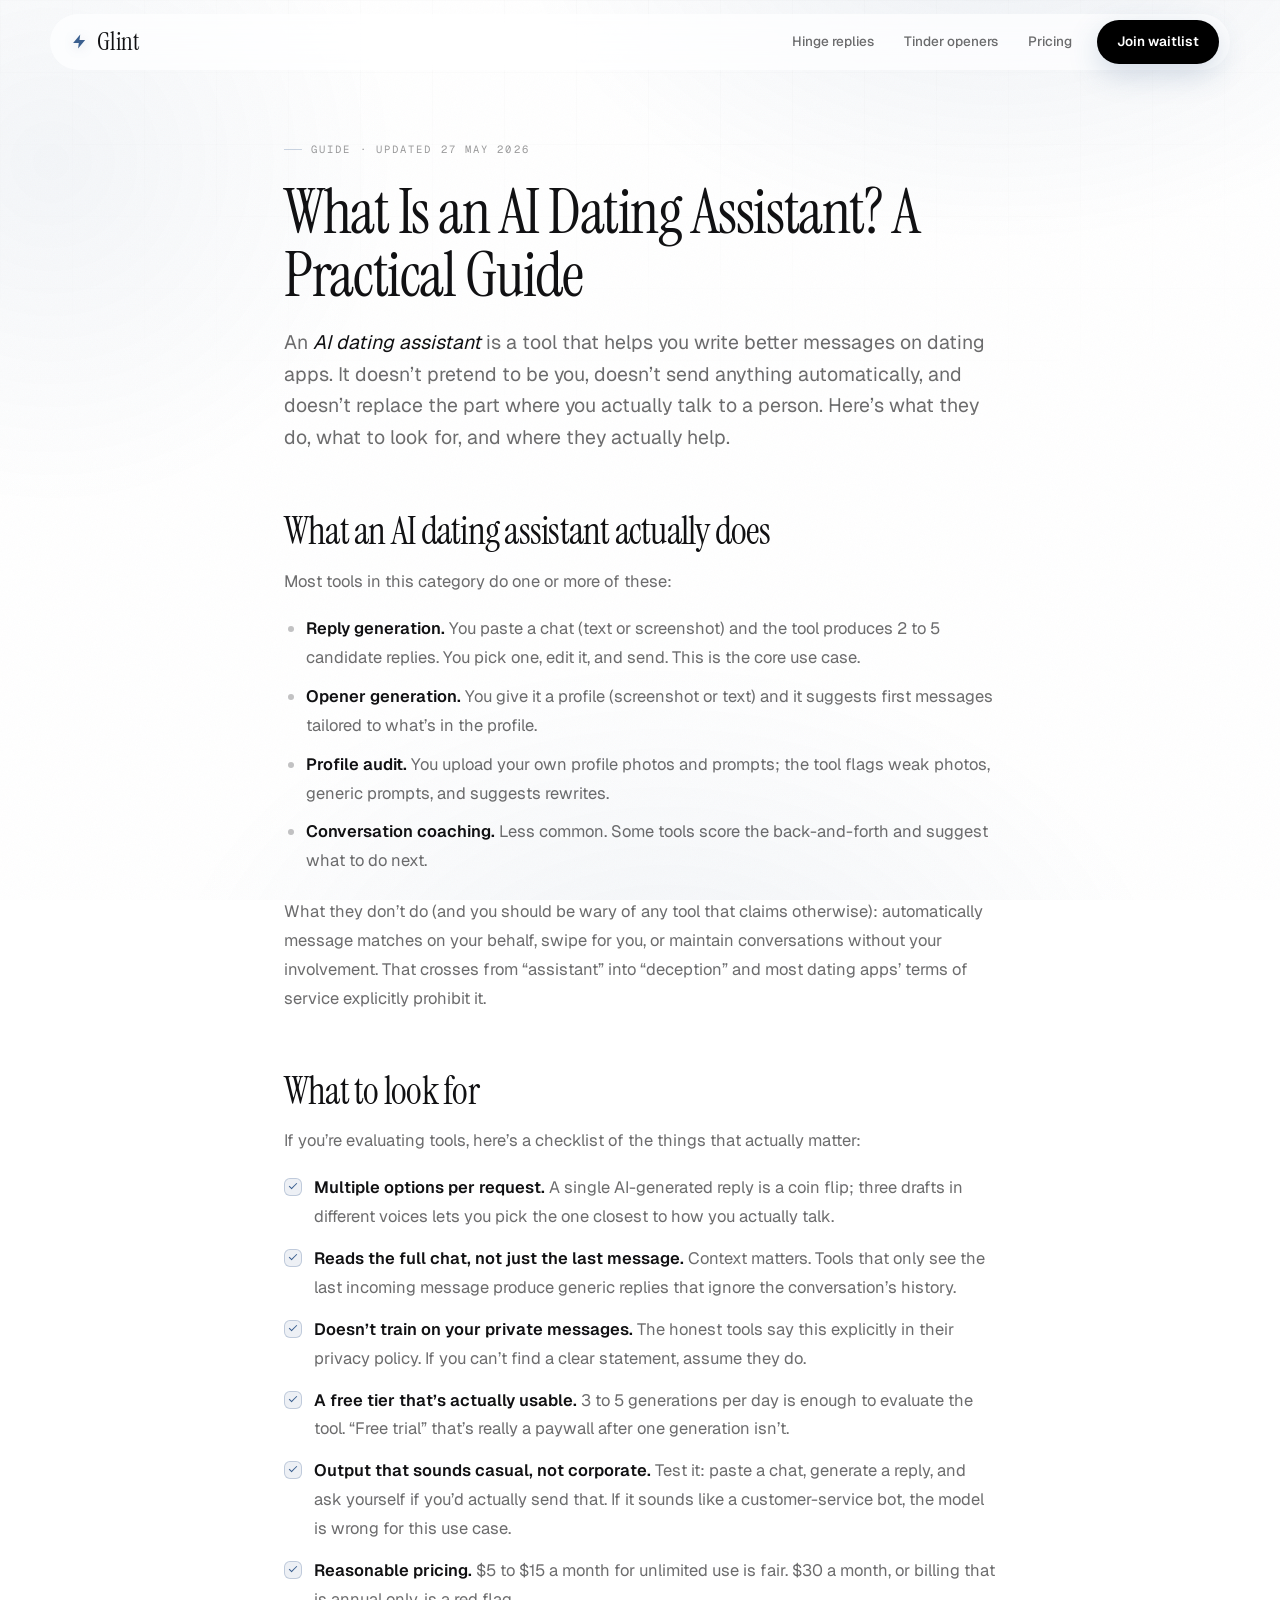
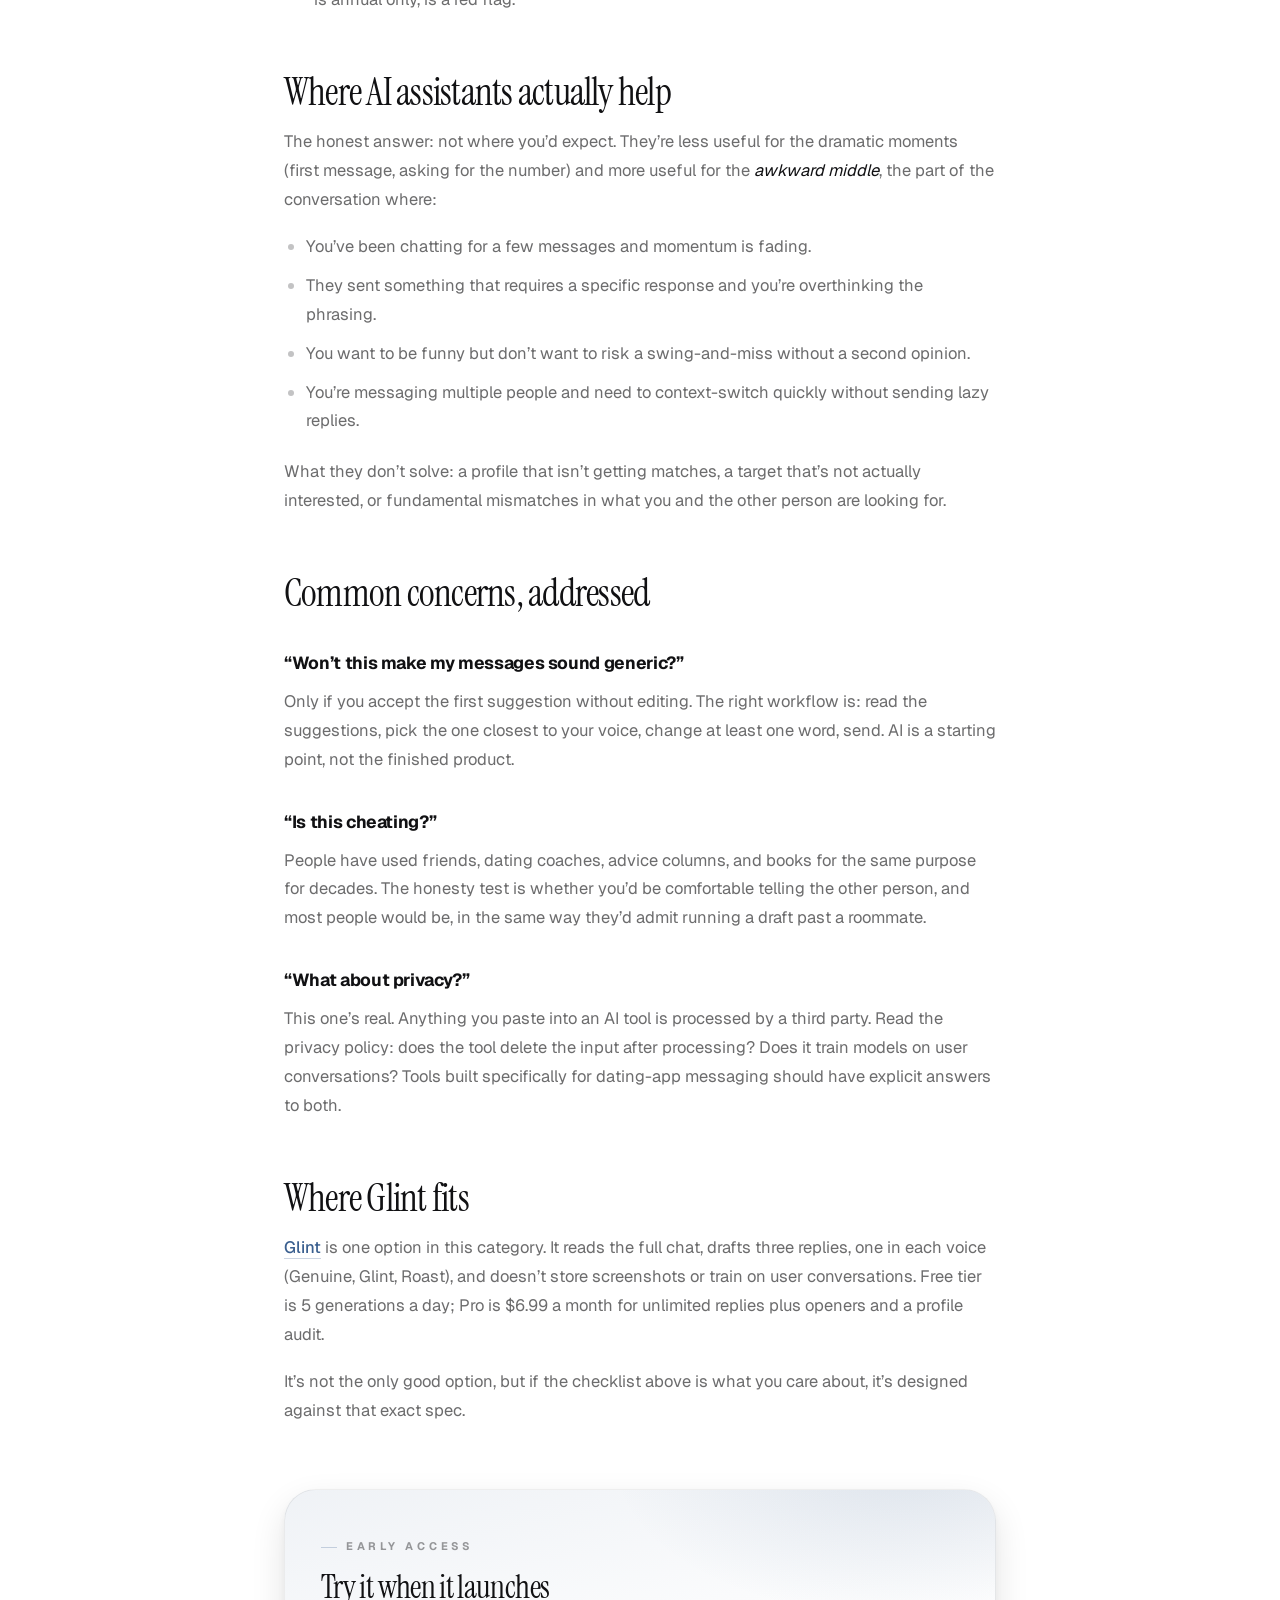
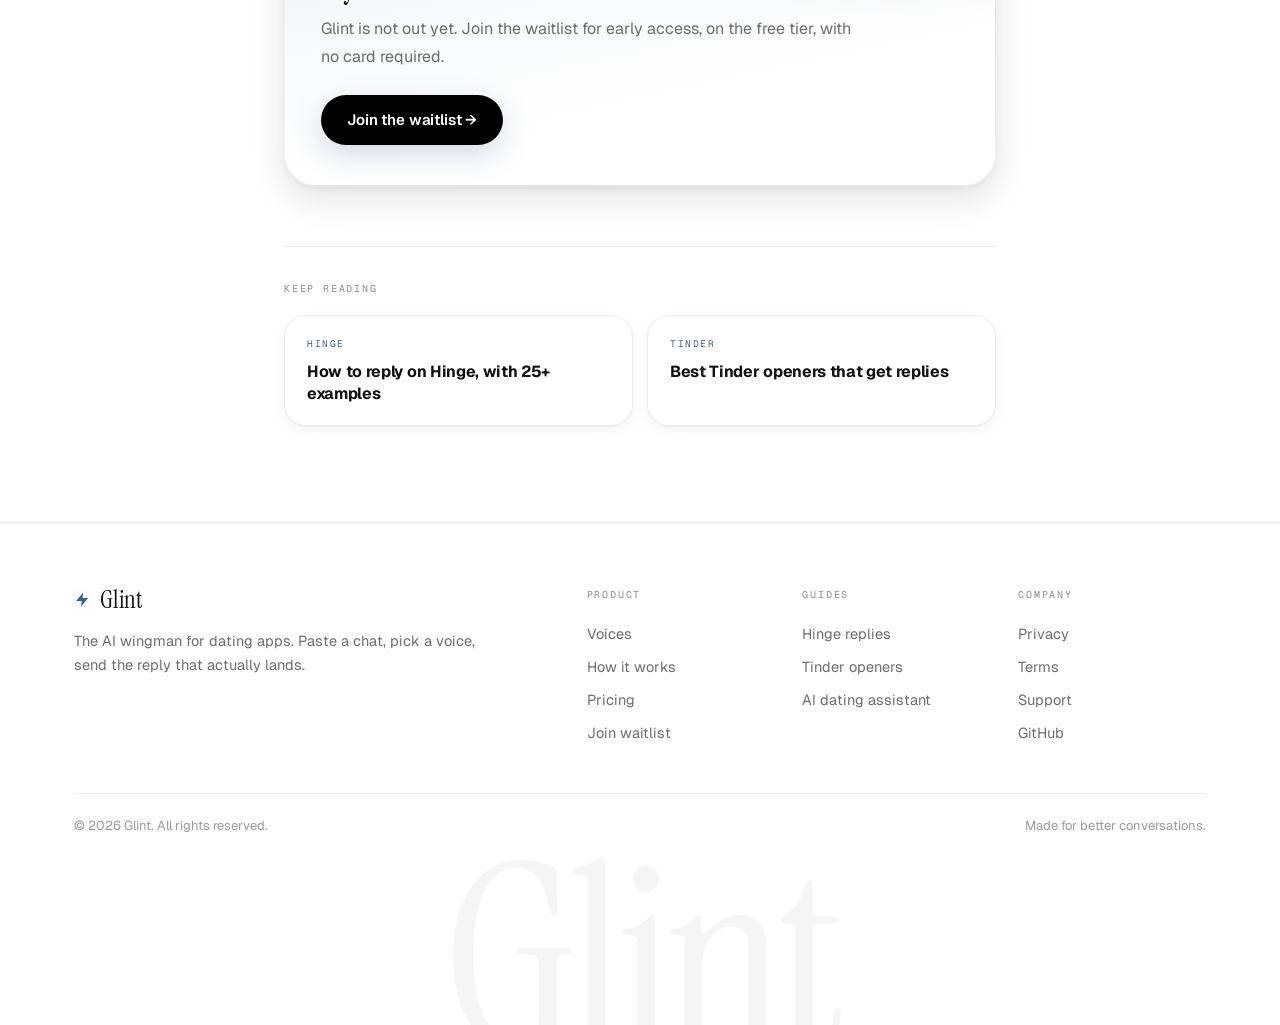
<file: ai-dating-assistant/index.html>
<!doctype html>
<html lang="en">
<head>
<meta charset="utf-8" />
<meta name="viewport" content="width=device-width, initial-scale=1" />
<title>What Is an AI Dating Assistant? A Practical Guide (2026)</title>
<meta name="description" content="What an AI dating assistant actually does, what to look for, and where AI helps with dating-app messaging without sounding robotic." />
<meta name="robots" content="index, follow, max-image-preview:large" />
<link rel="canonical" href="https://glintapp.app/ai-dating-assistant" />

<meta property="og:type" content="article" />
<meta property="og:title" content="What Is an AI Dating Assistant? A Practical Guide (2026)" />
<meta property="og:description" content="What AI dating assistants do, what to look for, and where they actually help." />
<meta property="og:url" content="https://glintapp.app/ai-dating-assistant" />
<meta property="og:image" content="https://glintapp.app/og.png" />
<meta name="twitter:card" content="summary_large_image" />

<link rel="icon" type="image/svg+xml" href="data:image/svg+xml,%3Csvg xmlns='http://www.w3.org/2000/svg' viewBox='0 0 24 24' fill='%233A5F8F'%3E%3Cpath d='M13 2 3 14h8l-1 8 10-12h-8l1-8z'/%3E%3C/svg%3E" />
<link rel="preconnect" href="https://fonts.googleapis.com" />
<link rel="preconnect" href="https://fonts.gstatic.com" crossorigin />
<link href="https://fonts.googleapis.com/css2?family=Geist:wght@400;500;600;700;800;900&family=Geist+Mono:wght@400;500&family=Instrument+Serif:ital@0;1&display=swap" rel="stylesheet" />

<script type="application/ld+json">
{
  "@context": "https://schema.org",
  "@type": "Article",
  "headline": "What Is an AI Dating Assistant? A Practical Guide",
  "description": "A practical breakdown of what AI dating assistants do, what to look for, and where they actually help.",
  "author": { "@type": "Organization", "name": "Glint" },
  "publisher": { "@type": "Organization", "name": "Glint", "url": "https://glintapp.app/" },
  "datePublished": "2026-05-27",
  "dateModified": "2026-05-27",
  "mainEntityOfPage": "https://glintapp.app/ai-dating-assistant"
}
</script>
<script type="application/ld+json">
{
  "@context": "https://schema.org",
  "@type": "FAQPage",
  "mainEntity": [
    {
      "@type": "Question",
      "name": "What is an AI dating assistant?",
      "acceptedAnswer": { "@type": "Answer", "text": "An AI dating assistant is a tool that helps with dating-app messaging. The most common type reads your chat (text or screenshot) and generates reply candidates you can copy and send. Some also help with opening lines, profile reviews, or photo selection. The AI doesn't message anyone for you. You stay in control of what's actually sent." }
    },
    {
      "@type": "Question",
      "name": "Are AI dating assistants worth it?",
      "acceptedAnswer": { "@type": "Answer", "text": "They're worth it for the awkward middle of conversations, the moments when you've read the profile, you have something in mind, but the phrasing isn't landing. They're less useful as a complete replacement for thinking; the people who get the most value treat AI as a brainstorm partner, not an autopilot." }
    },
    {
      "@type": "Question",
      "name": "Will the other person know I used AI?",
      "acceptedAnswer": { "@type": "Answer", "text": "Only if you copy and paste a generic AI output verbatim. AI assistants designed for dating apps generate replies that read as casual messages, and the standard practice is to edit the suggestion to sound like you. The output isn't an obvious 'AI hello' tone." }
    },
    {
      "@type": "Question",
      "name": "What should an AI dating assistant cost?",
      "acceptedAnswer": { "@type": "Answer", "text": "A reasonable free tier should cover 3-5 generations per day; paid tiers usually run $5-15 / month for unlimited use plus extras like opener generation or profile reviews. Be wary of tools that charge $30+ per month or that bill annually upfront before you've tried the product." }
    },
    {
      "@type": "Question",
      "name": "Is using an AI dating assistant cheating?",
      "acceptedAnswer": { "@type": "Answer", "text": "Not in any meaningful sense. People have used friends, dating coaches, and books for the same purpose for decades. AI assistants are a faster version of asking a friend 'what should I say back to this?' The honesty line is whether you'd be comfortable telling the other person you used a tool. Most people would, in the same way they'd say they ran a draft past a friend." }
    }
  ]
}
</script>

<link rel="stylesheet" href="/glint.css" />
</head>
<body>

<div class="fx fx-aurora"></div>
<div class="fx fx-grid"></div>
<div class="fx fx-grain"></div>
<div class="pointer-halo" id="halo"></div>

<nav class="nav" id="nav">
  <div class="nav-inner">
    <a href="/" class="brand" aria-label="Glint home">
      <svg class="mark" viewBox="0 0 24 24" aria-hidden="true"><path d="M13 2 3 14h8l-1 8 10-12h-8l1-8z"/></svg>
      Glint
    </a>
    <div class="nav-links">
      <a href="/hinge-replies">Hinge replies</a>
      <a href="/tinder-openers">Tinder openers</a>
      <a href="/#pricing">Pricing</a>
      <a href="/#join" class="nav-cta">Join waitlist</a>
    </div>
  </div>
</nav>

<main class="doc">
  <div class="container">
    <p class="meta" data-rv="fade"><span class="tick"></span> GUIDE · UPDATED 27 MAY 2026</p>
    <h1 data-rv>What Is an AI Dating Assistant? A Practical Guide</h1>
    <p class="lede" data-rv style="--d:90ms">An <em>AI dating assistant</em> is a tool that helps you write better messages on dating apps. It doesn&rsquo;t pretend to be you, doesn&rsquo;t send anything automatically, and doesn&rsquo;t replace the part where you actually talk to a person. Here&rsquo;s what they do, what to look for, and where they actually help.</p>

    <h2>What an AI dating assistant actually does</h2>
    <p>Most tools in this category do one or more of these:</p>
    <ul>
      <li><strong>Reply generation.</strong> You paste a chat (text or screenshot) and the tool produces 2 to 5 candidate replies. You pick one, edit it, and send. This is the core use case.</li>
      <li><strong>Opener generation.</strong> You give it a profile (screenshot or text) and it suggests first messages tailored to what&rsquo;s in the profile.</li>
      <li><strong>Profile audit.</strong> You upload your own profile photos and prompts; the tool flags weak photos, generic prompts, and suggests rewrites.</li>
      <li><strong>Conversation coaching.</strong> Less common. Some tools score the back-and-forth and suggest what to do next.</li>
    </ul>
    <p>What they don&rsquo;t do (and you should be wary of any tool that claims otherwise): automatically message matches on your behalf, swipe for you, or maintain conversations without your involvement. That crosses from &ldquo;assistant&rdquo; into &ldquo;deception&rdquo; and most dating apps&rsquo; terms of service explicitly prohibit it.</p>

    <h2>What to look for</h2>
    <p>If you&rsquo;re evaluating tools, here&rsquo;s a checklist of the things that actually matter:</p>
    <ul class="checklist">
      <li><strong>Multiple options per request.</strong> A single AI-generated reply is a coin flip; three drafts in different voices lets you pick the one closest to how you actually talk.</li>
      <li><strong>Reads the full chat, not just the last message.</strong> Context matters. Tools that only see the last incoming message produce generic replies that ignore the conversation&rsquo;s history.</li>
      <li><strong>Doesn&rsquo;t train on your private messages.</strong> The honest tools say this explicitly in their privacy policy. If you can&rsquo;t find a clear statement, assume they do.</li>
      <li><strong>A free tier that&rsquo;s actually usable.</strong> 3 to 5 generations per day is enough to evaluate the tool. &ldquo;Free trial&rdquo; that&rsquo;s really a paywall after one generation isn&rsquo;t.</li>
      <li><strong>Output that sounds casual, not corporate.</strong> Test it: paste a chat, generate a reply, and ask yourself if you&rsquo;d actually send that. If it sounds like a customer-service bot, the model is wrong for this use case.</li>
      <li><strong>Reasonable pricing.</strong> $5 to $15 a month for unlimited use is fair. $30 a month, or billing that is annual only, is a red flag.</li>
    </ul>

    <h2>Where AI assistants actually help</h2>
    <p>The honest answer: not where you&rsquo;d expect. They&rsquo;re less useful for the dramatic moments (first message, asking for the number) and more useful for the <em>awkward middle</em>, the part of the conversation where:</p>
    <ul>
      <li>You&rsquo;ve been chatting for a few messages and momentum is fading.</li>
      <li>They sent something that requires a specific response and you&rsquo;re overthinking the phrasing.</li>
      <li>You want to be funny but don&rsquo;t want to risk a swing-and-miss without a second opinion.</li>
      <li>You&rsquo;re messaging multiple people and need to context-switch quickly without sending lazy replies.</li>
    </ul>
    <p>What they don&rsquo;t solve: a profile that isn&rsquo;t getting matches, a target that&rsquo;s not actually interested, or fundamental mismatches in what you and the other person are looking for.</p>

    <h2>Common concerns, addressed</h2>

    <h3>&ldquo;Won&rsquo;t this make my messages sound generic?&rdquo;</h3>
    <p>Only if you accept the first suggestion without editing. The right workflow is: read the suggestions, pick the one closest to your voice, change at least one word, send. AI is a starting point, not the finished product.</p>

    <h3>&ldquo;Is this cheating?&rdquo;</h3>
    <p>People have used friends, dating coaches, advice columns, and books for the same purpose for decades. The honesty test is whether you&rsquo;d be comfortable telling the other person, and most people would be, in the same way they&rsquo;d admit running a draft past a roommate.</p>

    <h3>&ldquo;What about privacy?&rdquo;</h3>
    <p>This one&rsquo;s real. Anything you paste into an AI tool is processed by a third party. Read the privacy policy: does the tool delete the input after processing? Does it train models on user conversations? Tools built specifically for dating-app messaging should have explicit answers to both.</p>

    <h2>Where Glint fits</h2>
    <p><a href="/">Glint</a> is one option in this category. It reads the full chat, drafts three replies, one in each voice (Genuine, Glint, Roast), and doesn&rsquo;t store screenshots or train on user conversations. Free tier is 5 generations a day; Pro is $6.99 a month for unlimited replies plus openers and a profile audit.</p>
    <p>It&rsquo;s not the only good option, but if the checklist above is what you care about, it&rsquo;s designed against that exact spec.</p>

    <div class="doc-cta sweep" data-rv>
      <span class="eyebrow"><span class="tick"></span> Early access</span>
      <h3>Try it when it launches</h3>
      <p>Glint is not out yet. Join the waitlist for early access, on the free tier, with no card required.</p>
      <a href="/#join" class="btn btn-primary" data-ph-event="guide_cta_clicked" data-ph-guide="ai-dating-assistant">Join the waitlist &rarr;</a>
    </div>

    <div class="related" data-rv="fade">
      <h3>Keep reading</h3>
      <div class="related-grid">
        <a href="/hinge-replies"><span class="k">Hinge</span><span class="t">How to reply on Hinge, with 25+ examples</span></a>
        <a href="/tinder-openers"><span class="k">Tinder</span><span class="t">Best Tinder openers that get replies</span></a>
      </div>
    </div>
  </div>
</main>

<footer>
  <div class="container">
    <div class="foot-top">
      <div class="lead">
        <a href="/" class="brand">
          <svg class="mark" viewBox="0 0 24 24" aria-hidden="true"><path d="M13 2 3 14h8l-1 8 10-12h-8l1-8z"/></svg>
          Glint
        </a>
        <p>The AI wingman for dating apps. Paste a chat, pick a voice, send the reply that actually lands.</p>
      </div>
      <div class="foot-links">
        <div class="foot-col">
          <h4>Product</h4>
          <a href="/#voices">Voices</a>
          <a href="/#how">How it works</a>
          <a href="/#pricing">Pricing</a>
          <a href="/#join">Join waitlist</a>
        </div>
        <div class="foot-col">
          <h4>Guides</h4>
          <a href="/hinge-replies">Hinge replies</a>
          <a href="/tinder-openers">Tinder openers</a>
          <a href="/ai-dating-assistant">AI dating assistant</a>
        </div>
        <div class="foot-col">
          <h4>Company</h4>
          <a href="/privacy">Privacy</a>
          <a href="/terms">Terms</a>
          <a href="mailto:khanna.hemant3@gmail.com">Support</a>
          <a href="https://github.com/hemant0024/glintweb" rel="noopener">GitHub</a>
        </div>
      </div>
    </div>
    <div class="foot-bottom">
      <span>&copy; 2026 Glint. All rights reserved.</span>
      <span>Made for better conversations.</span>
    </div>
  </div>
  <div class="watermark" aria-hidden="true">Glint</div>
</footer>

<script src="/glint.js" defer></script>
</body>
</html>
</file>
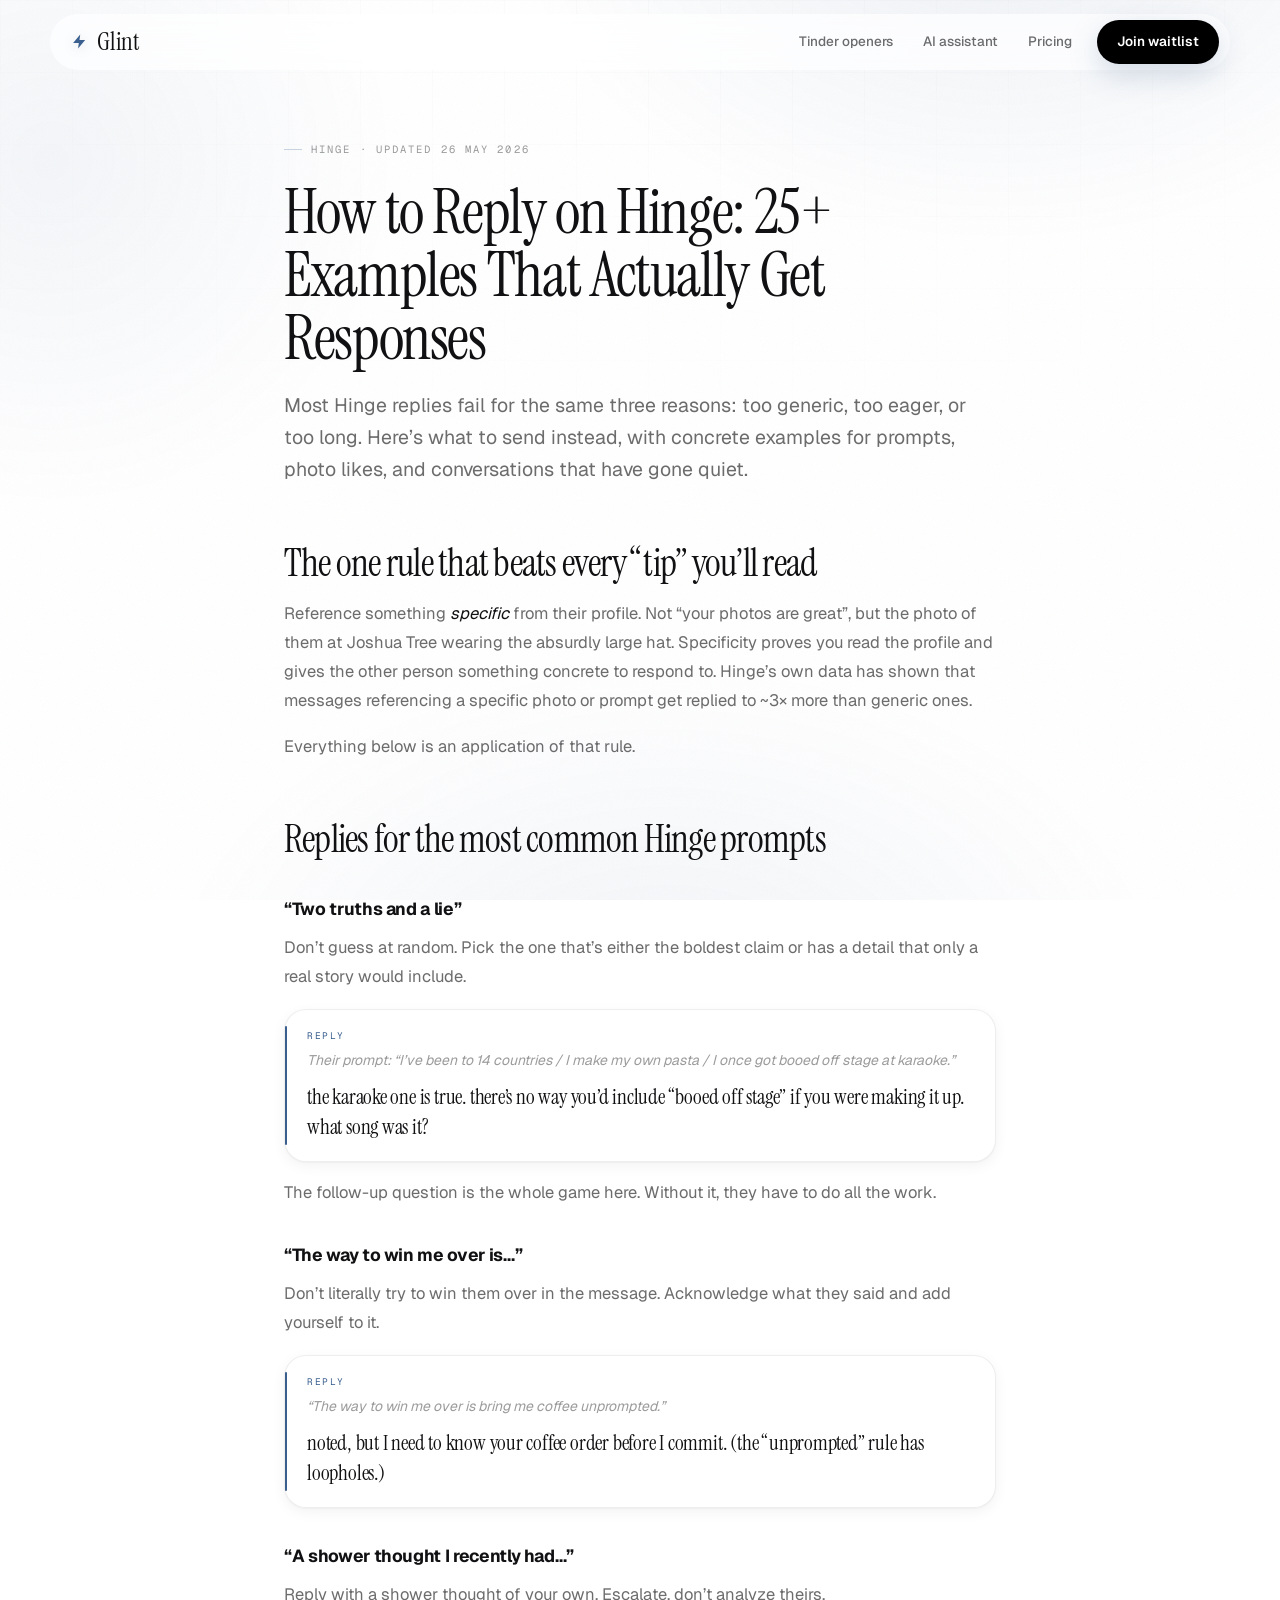
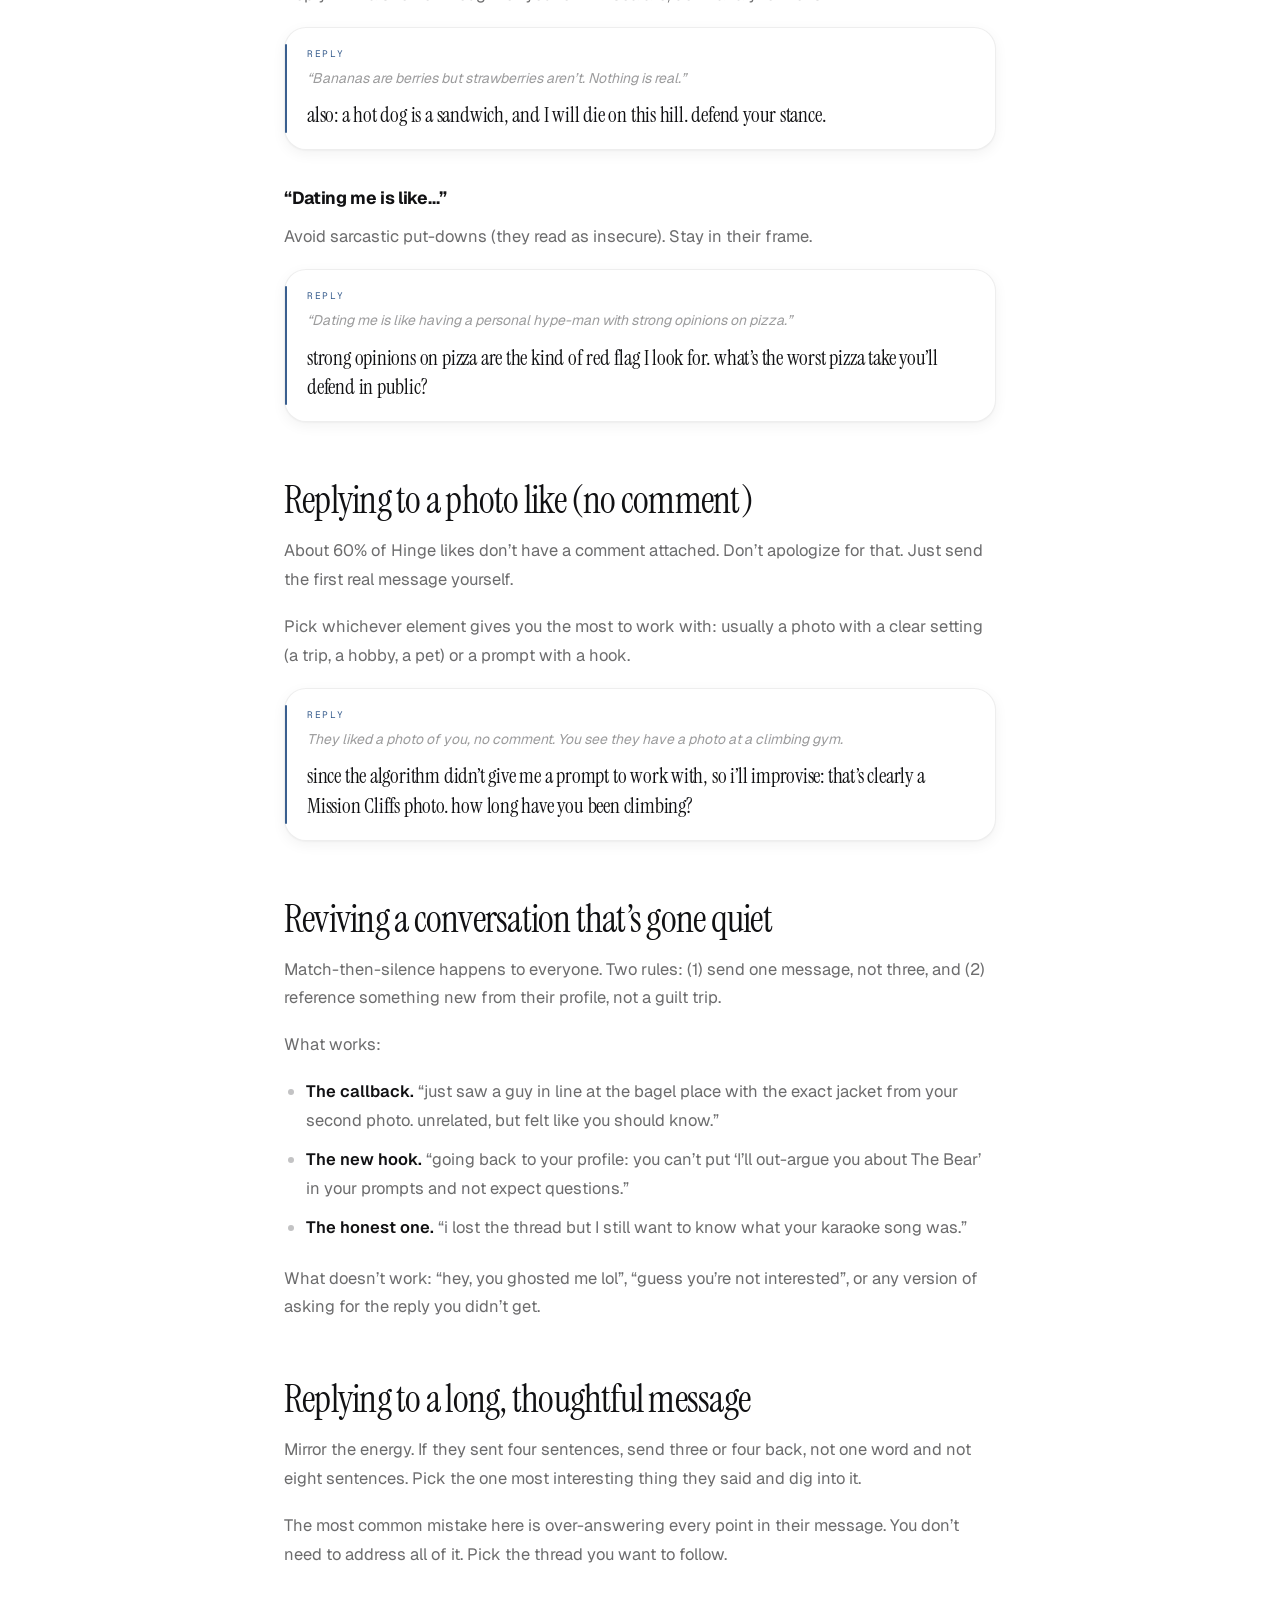
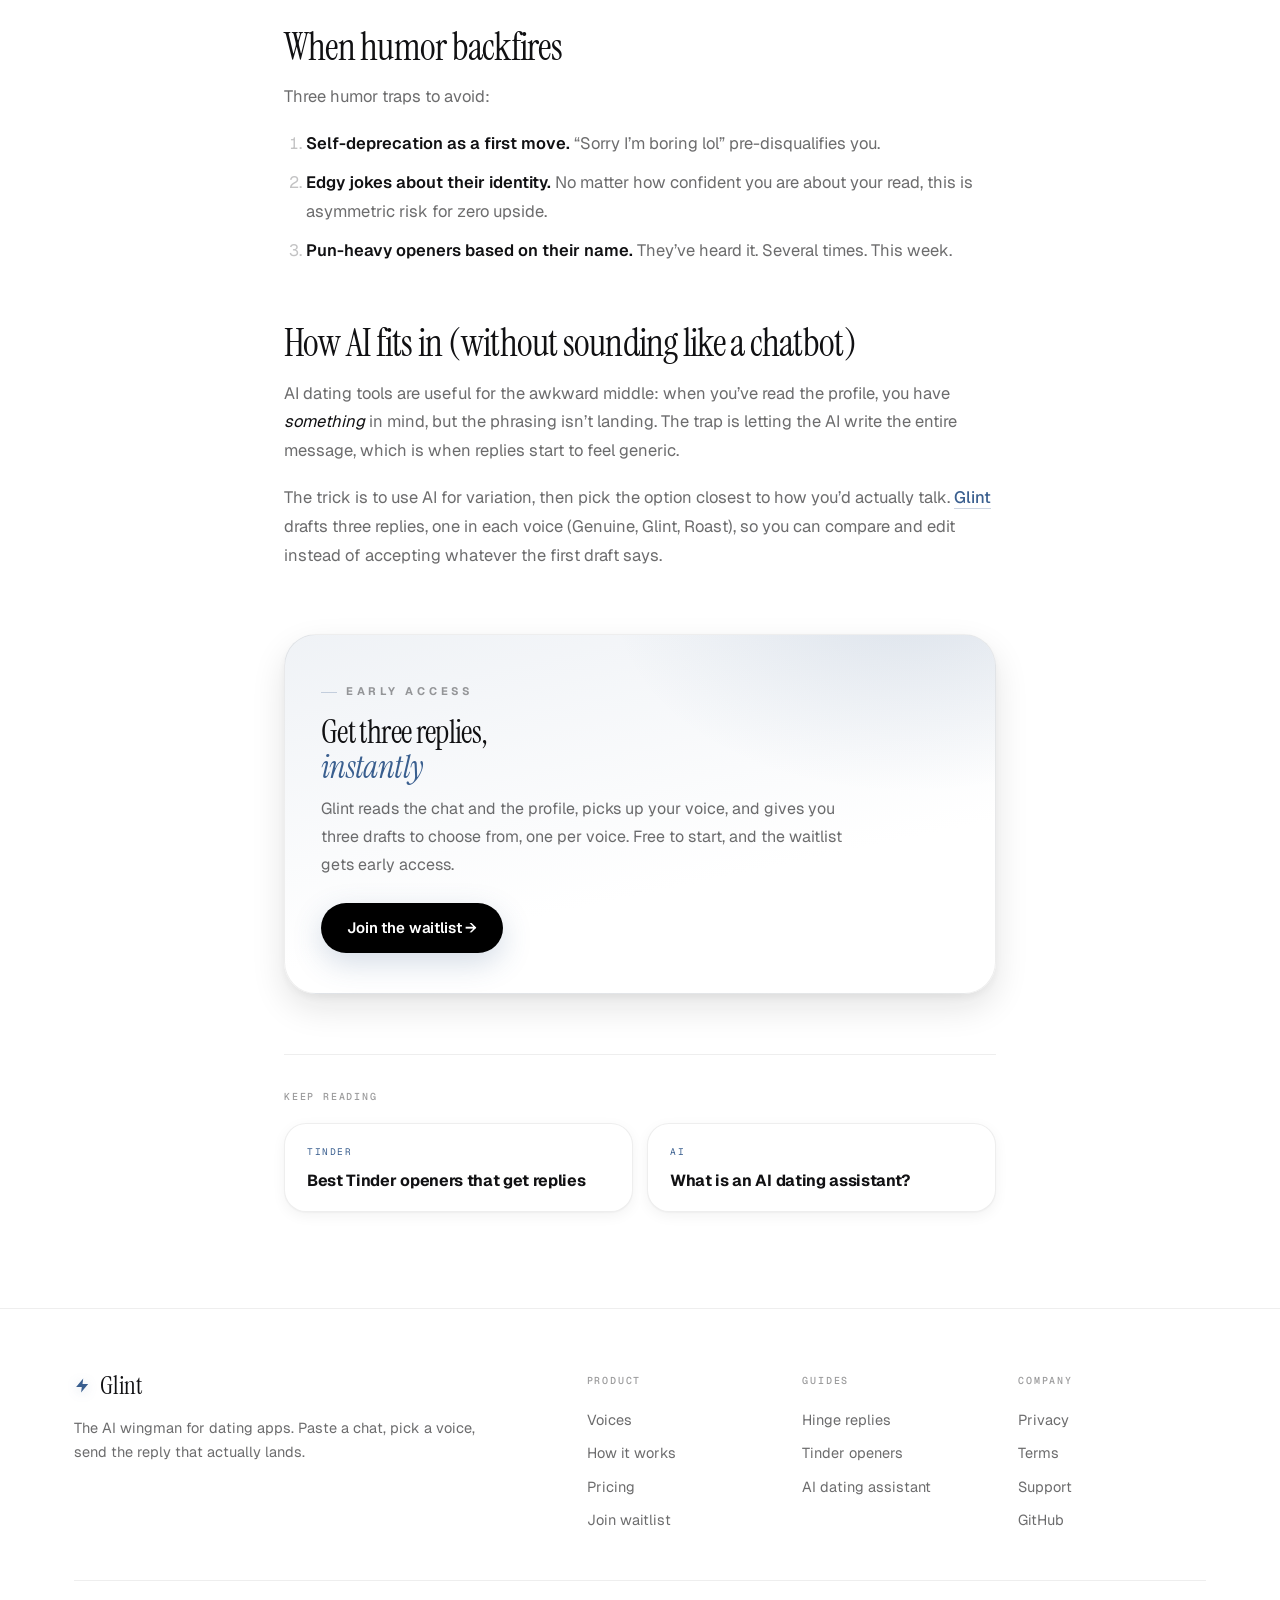
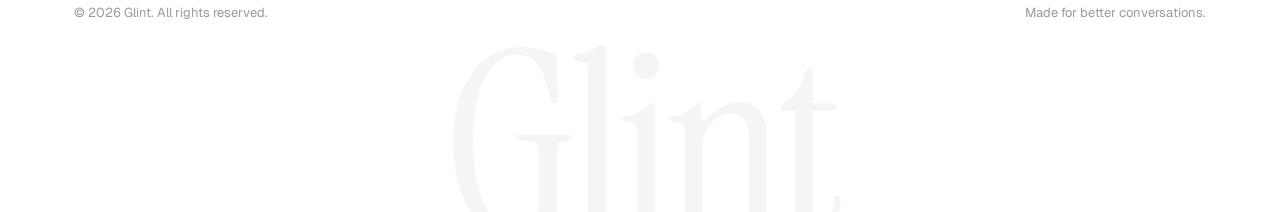
<file: hinge-replies/index.html>
<!doctype html>
<html lang="en">
<head>
<meta charset="utf-8" />
<meta name="viewport" content="width=device-width, initial-scale=1" />
<title>How to Reply on Hinge: 25+ Examples That Actually Get Responses</title>
<meta name="description" content="Concrete Hinge reply examples for prompts, photos, and stalled conversations — plus the rules that separate replies that land from ones that get ignored." />
<meta name="robots" content="index, follow, max-image-preview:large" />
<link rel="canonical" href="https://glintapp.app/hinge-replies" />

<meta property="og:type" content="article" />
<meta property="og:title" content="How to Reply on Hinge: 25+ Examples That Actually Get Responses" />
<meta property="og:description" content="Concrete examples and rules for Hinge replies that don't get left on read." />
<meta property="og:url" content="https://glintapp.app/hinge-replies" />
<meta property="og:image" content="https://glintapp.app/og.png" />
<meta name="twitter:card" content="summary_large_image" />

<link rel="icon" type="image/svg+xml" href="data:image/svg+xml,%3Csvg xmlns='http://www.w3.org/2000/svg' viewBox='0 0 24 24' fill='%233A5F8F'%3E%3Cpath d='M13 2 3 14h8l-1 8 10-12h-8l1-8z'/%3E%3C/svg%3E" />
<link rel="preconnect" href="https://fonts.googleapis.com" />
<link rel="preconnect" href="https://fonts.gstatic.com" crossorigin />
<link href="https://fonts.googleapis.com/css2?family=Geist:wght@400;500;600;700;800;900&family=Geist+Mono:wght@400;500&family=Instrument+Serif:ital@0;1&display=swap" rel="stylesheet" />

<script type="application/ld+json">
{
  "@context": "https://schema.org",
  "@type": "Article",
  "headline": "How to Reply on Hinge: 25+ Examples That Actually Get Responses",
  "description": "Concrete Hinge reply examples for prompts, photos, and stalled conversations.",
  "author": { "@type": "Organization", "name": "Glint" },
  "publisher": { "@type": "Organization", "name": "Glint", "url": "https://glintapp.app/" },
  "datePublished": "2026-05-26",
  "dateModified": "2026-05-26",
  "mainEntityOfPage": "https://glintapp.app/hinge-replies"
}
</script>
<script type="application/ld+json">
{
  "@context": "https://schema.org",
  "@type": "FAQPage",
  "mainEntity": [
    {
      "@type": "Question",
      "name": "What is a good first reply on Hinge?",
      "acceptedAnswer": { "@type": "Answer", "text": "Reference the exact prompt or photo you liked, then ask a specific follow-up question. Generic openers like 'hey' or 'how's your week?' get ignored. A reply that proves you read their profile gets responses 3 to 4 times more often." }
    },
    {
      "@type": "Question",
      "name": "How do you reply to a Hinge like with no comment?",
      "acceptedAnswer": { "@type": "Answer", "text": "Send the first real message yourself. Pick the prompt or photo that gives you the most to work with and respond as if you had liked it, and don't apologize for them not commenting." }
    },
    {
      "@type": "Question",
      "name": "How long should a Hinge reply be?",
      "acceptedAnswer": { "@type": "Answer", "text": "Match their length. Two sentences if they sent two; one sentence if they sent one. Walls of text early in a conversation read as overinvested." }
    },
    {
      "@type": "Question",
      "name": "What do you say when a Hinge match goes silent?",
      "acceptedAnswer": { "@type": "Answer", "text": "Send one, and only one, light and low pressure message that references something from their profile you didn't use the first time. If they don't reply, move on. Don't double-text in escalating tones." }
    }
  ]
}
</script>

<link rel="stylesheet" href="/glint.css" />
</head>
<body>

<div class="fx fx-aurora"></div>
<div class="fx fx-grid"></div>
<div class="fx fx-grain"></div>
<div class="pointer-halo" id="halo"></div>

<nav class="nav" id="nav">
  <div class="nav-inner">
    <a href="/" class="brand" aria-label="Glint home">
      <svg class="mark" viewBox="0 0 24 24" aria-hidden="true"><path d="M13 2 3 14h8l-1 8 10-12h-8l1-8z"/></svg>
      Glint
    </a>
    <div class="nav-links">
      <a href="/tinder-openers">Tinder openers</a>
      <a href="/ai-dating-assistant">AI assistant</a>
      <a href="/#pricing">Pricing</a>
      <a href="/#join" class="nav-cta">Join waitlist</a>
    </div>
  </div>
</nav>

<main class="doc">
  <div class="container">
    <p class="meta" data-rv="fade"><span class="tick"></span> HINGE · UPDATED 26 MAY 2026</p>
    <h1 data-rv>How to Reply on Hinge: 25+ Examples That Actually Get Responses</h1>
    <p class="lede" data-rv style="--d:90ms">Most Hinge replies fail for the same three reasons: too generic, too eager, or too long. Here&rsquo;s what to send instead, with concrete examples for prompts, photo likes, and conversations that have gone quiet.</p>

    <h2>The one rule that beats every &ldquo;tip&rdquo; you&rsquo;ll read</h2>
    <p>Reference something <em>specific</em> from their profile. Not &ldquo;your photos are great&rdquo;, but the photo of them at Joshua Tree wearing the absurdly large hat. Specificity proves you read the profile and gives the other person something concrete to respond to. Hinge&rsquo;s own data has shown that messages referencing a specific photo or prompt get replied to ~3× more than generic ones.</p>
    <p>Everything below is an application of that rule.</p>

    <h2>Replies for the most common Hinge prompts</h2>

    <h3>&ldquo;Two truths and a lie&rdquo;</h3>
    <p>Don&rsquo;t guess at random. Pick the one that&rsquo;s either the boldest claim or has a detail that only a real story would include.</p>
    <div class="reply-block" data-rv="fade">
      <div class="label">REPLY</div>
      <div class="prompt">Their prompt: &ldquo;I&rsquo;ve been to 14 countries / I make my own pasta / I once got booed off stage at karaoke.&rdquo;</div>
      <div class="reply">the karaoke one is true. there&rsquo;s no way you&rsquo;d include &ldquo;booed off stage&rdquo; if you were making it up. what song was it?</div>
    </div>
    <p>The follow-up question is the whole game here. Without it, they have to do all the work.</p>

    <h3>&ldquo;The way to win me over is…&rdquo;</h3>
    <p>Don&rsquo;t literally try to win them over in the message. Acknowledge what they said and add yourself to it.</p>
    <div class="reply-block" data-rv="fade">
      <div class="label">REPLY</div>
      <div class="prompt">&ldquo;The way to win me over is bring me coffee unprompted.&rdquo;</div>
      <div class="reply">noted, but I need to know your coffee order before I commit. (the &ldquo;unprompted&rdquo; rule has loopholes.)</div>
    </div>

    <h3>&ldquo;A shower thought I recently had…&rdquo;</h3>
    <p>Reply with a shower thought of your own. Escalate, don&rsquo;t analyze theirs.</p>
    <div class="reply-block" data-rv="fade">
      <div class="label">REPLY</div>
      <div class="prompt">&ldquo;Bananas are berries but strawberries aren&rsquo;t. Nothing is real.&rdquo;</div>
      <div class="reply">also: a hot dog is a sandwich, and I will die on this hill. defend your stance.</div>
    </div>

    <h3>&ldquo;Dating me is like…&rdquo;</h3>
    <p>Avoid sarcastic put-downs (they read as insecure). Stay in their frame.</p>
    <div class="reply-block" data-rv="fade">
      <div class="label">REPLY</div>
      <div class="prompt">&ldquo;Dating me is like having a personal hype-man with strong opinions on pizza.&rdquo;</div>
      <div class="reply">strong opinions on pizza are the kind of red flag I look for. what&rsquo;s the worst pizza take you&rsquo;ll defend in public?</div>
    </div>

    <h2>Replying to a photo like (no comment)</h2>
    <p>About 60% of Hinge likes don&rsquo;t have a comment attached. Don&rsquo;t apologize for that. Just send the first real message yourself.</p>
    <p>Pick whichever element gives you the most to work with: usually a photo with a clear setting (a trip, a hobby, a pet) or a prompt with a hook.</p>
    <div class="reply-block" data-rv="fade">
      <div class="label">REPLY</div>
      <div class="prompt">They liked a photo of you, no comment. You see they have a photo at a climbing gym.</div>
      <div class="reply">since the algorithm didn&rsquo;t give me a prompt to work with, so i&rsquo;ll improvise: that&rsquo;s clearly a Mission Cliffs photo. how long have you been climbing?</div>
    </div>

    <h2>Reviving a conversation that&rsquo;s gone quiet</h2>
    <p>Match-then-silence happens to everyone. Two rules: (1) send one message, not three, and (2) reference something new from their profile, not a guilt trip.</p>
    <p>What works:</p>
    <ul>
      <li><strong>The callback.</strong> &ldquo;just saw a guy in line at the bagel place with the exact jacket from your second photo. unrelated, but felt like you should know.&rdquo;</li>
      <li><strong>The new hook.</strong> &ldquo;going back to your profile: you can&rsquo;t put &lsquo;I&rsquo;ll out-argue you about The Bear&rsquo; in your prompts and not expect questions.&rdquo;</li>
      <li><strong>The honest one.</strong> &ldquo;i lost the thread but I still want to know what your karaoke song was.&rdquo;</li>
    </ul>
    <p>What doesn&rsquo;t work: &ldquo;hey, you ghosted me lol&rdquo;, &ldquo;guess you&rsquo;re not interested&rdquo;, or any version of asking for the reply you didn&rsquo;t get.</p>

    <h2>Replying to a long, thoughtful message</h2>
    <p>Mirror the energy. If they sent four sentences, send three or four back, not one word and not eight sentences. Pick the one most interesting thing they said and dig into it.</p>
    <p>The most common mistake here is over-answering every point in their message. You don&rsquo;t need to address all of it. Pick the thread you want to follow.</p>

    <h2>When humor backfires</h2>
    <p>Three humor traps to avoid:</p>
    <ol>
      <li><strong>Self-deprecation as a first move.</strong> &ldquo;Sorry I&rsquo;m boring lol&rdquo; pre-disqualifies you.</li>
      <li><strong>Edgy jokes about their identity.</strong> No matter how confident you are about your read, this is asymmetric risk for zero upside.</li>
      <li><strong>Pun-heavy openers based on their name.</strong> They&rsquo;ve heard it. Several times. This week.</li>
    </ol>

    <h2>How AI fits in (without sounding like a chatbot)</h2>
    <p>AI dating tools are useful for the awkward middle: when you&rsquo;ve read the profile, you have <em>something</em> in mind, but the phrasing isn&rsquo;t landing. The trap is letting the AI write the entire message, which is when replies start to feel generic.</p>
    <p>The trick is to use AI for variation, then pick the option closest to how you&rsquo;d actually talk. <a href="/">Glint</a> drafts three replies, one in each voice (Genuine, Glint, Roast), so you can compare and edit instead of accepting whatever the first draft says.</p>

    <div class="doc-cta sweep" data-rv>
      <span class="eyebrow"><span class="tick"></span> Early access</span>
      <h3>Get three replies,<br/><em>instantly</em></h3>
      <p>Glint reads the chat and the profile, picks up your voice, and gives you three drafts to choose from, one per voice. Free to start, and the waitlist gets early access.</p>
      <a href="/#join" class="btn btn-primary" data-ph-event="guide_cta_clicked" data-ph-guide="hinge-replies">Join the waitlist &rarr;</a>
    </div>

    <div class="related" data-rv="fade">
      <h3>Keep reading</h3>
      <div class="related-grid">
        <a href="/tinder-openers"><span class="k">Tinder</span><span class="t">Best Tinder openers that get replies</span></a>
        <a href="/ai-dating-assistant"><span class="k">AI</span><span class="t">What is an AI dating assistant?</span></a>
      </div>
    </div>
  </div>
</main>

<footer>
  <div class="container">
    <div class="foot-top">
      <div class="lead">
        <a href="/" class="brand">
          <svg class="mark" viewBox="0 0 24 24" aria-hidden="true"><path d="M13 2 3 14h8l-1 8 10-12h-8l1-8z"/></svg>
          Glint
        </a>
        <p>The AI wingman for dating apps. Paste a chat, pick a voice, send the reply that actually lands.</p>
      </div>
      <div class="foot-links">
        <div class="foot-col">
          <h4>Product</h4>
          <a href="/#voices">Voices</a>
          <a href="/#how">How it works</a>
          <a href="/#pricing">Pricing</a>
          <a href="/#join">Join waitlist</a>
        </div>
        <div class="foot-col">
          <h4>Guides</h4>
          <a href="/hinge-replies">Hinge replies</a>
          <a href="/tinder-openers">Tinder openers</a>
          <a href="/ai-dating-assistant">AI dating assistant</a>
        </div>
        <div class="foot-col">
          <h4>Company</h4>
          <a href="/privacy">Privacy</a>
          <a href="/terms">Terms</a>
          <a href="mailto:khanna.hemant3@gmail.com">Support</a>
          <a href="https://github.com/hemant0024/glintweb" rel="noopener">GitHub</a>
        </div>
      </div>
    </div>
    <div class="foot-bottom">
      <span>&copy; 2026 Glint. All rights reserved.</span>
      <span>Made for better conversations.</span>
    </div>
  </div>
  <div class="watermark" aria-hidden="true">Glint</div>
</footer>

<script src="/glint.js" defer></script>
</body>
</html>
</file>
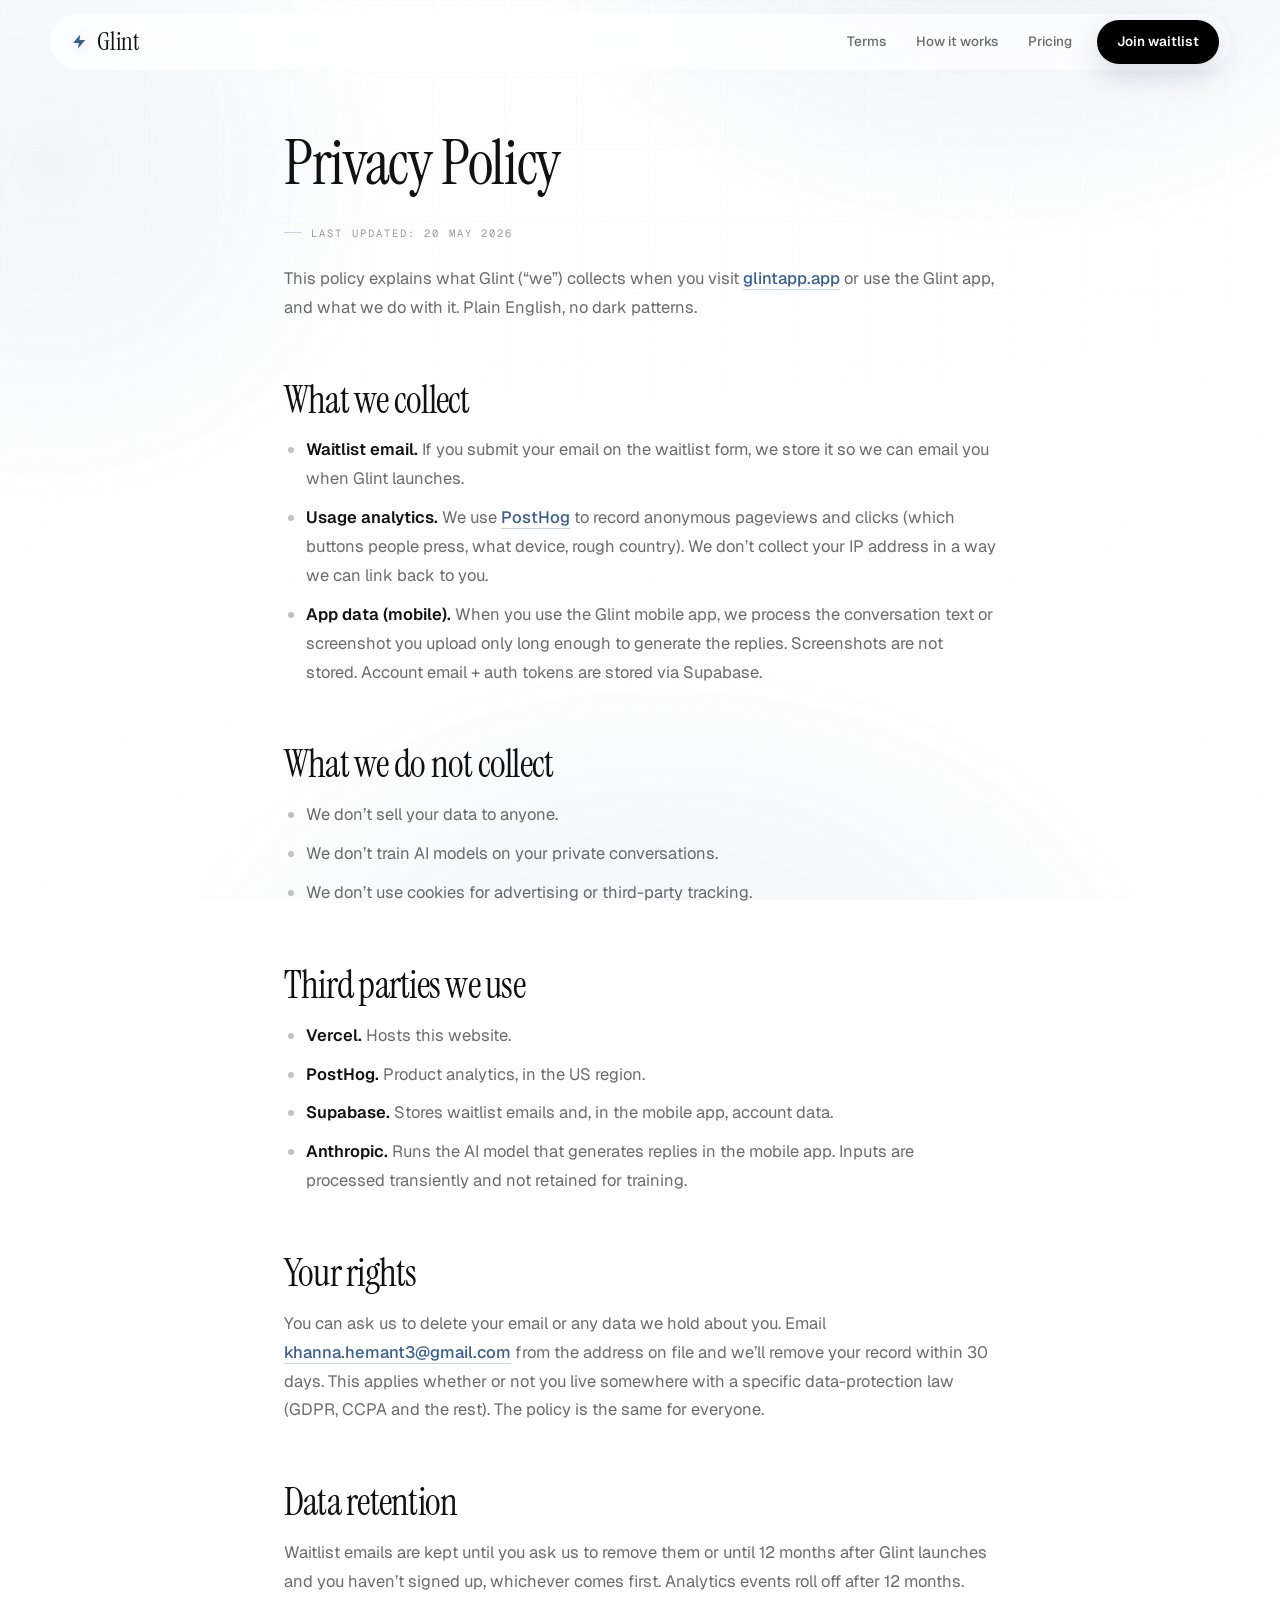
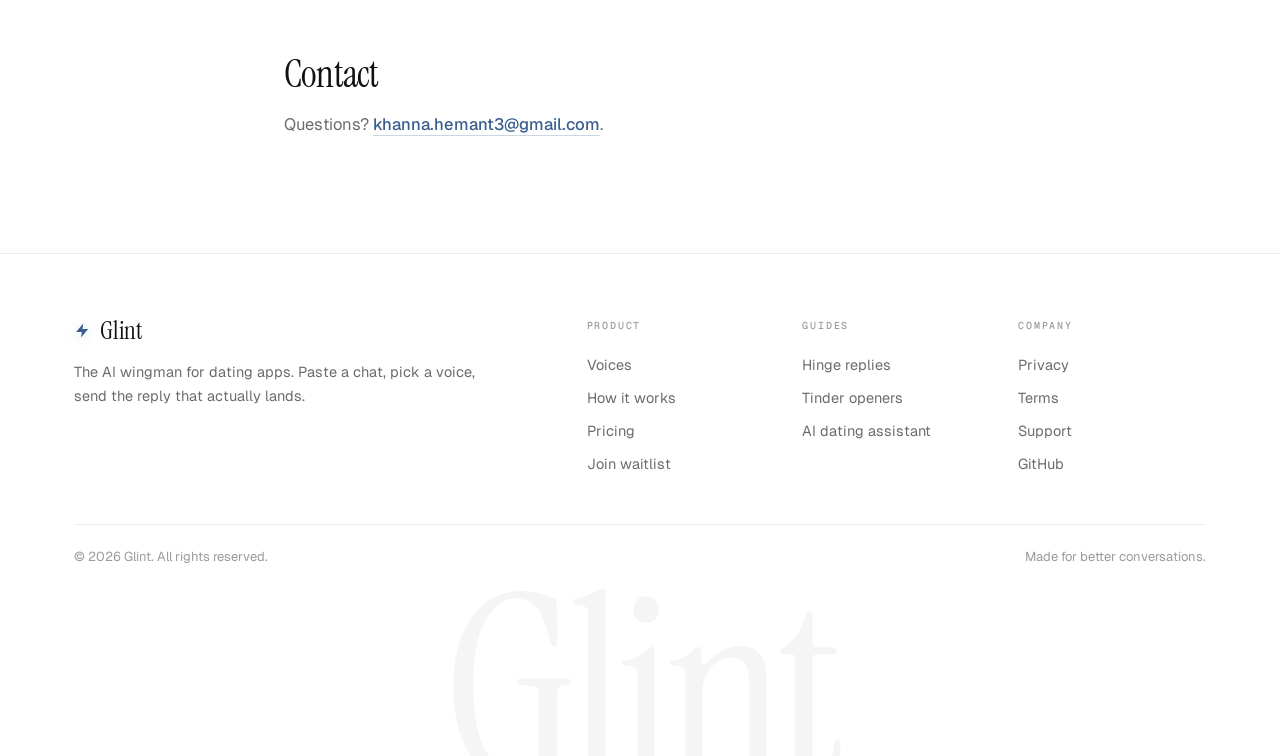
<file: privacy/index.html>
<!doctype html>
<html lang="en">
<head>
<meta charset="utf-8" />
<meta name="viewport" content="width=device-width, initial-scale=1" />
<title>Privacy Policy — Glint</title>
<meta name="description" content="How Glint collects, uses, and protects your data." />
<meta name="robots" content="index, follow" />
<link rel="canonical" href="https://glintapp.app/privacy" />
<link rel="icon" type="image/svg+xml" href="data:image/svg+xml,%3Csvg xmlns='http://www.w3.org/2000/svg' viewBox='0 0 24 24' fill='%233A5F8F'%3E%3Cpath d='M13 2 3 14h8l-1 8 10-12h-8l1-8z'/%3E%3C/svg%3E" />
<link rel="preconnect" href="https://fonts.googleapis.com" />
<link rel="preconnect" href="https://fonts.gstatic.com" crossorigin />
<link href="https://fonts.googleapis.com/css2?family=Geist:wght@400;500;600;700;800;900&family=Geist+Mono:wght@400;500&family=Instrument+Serif:ital@0;1&display=swap" rel="stylesheet" />
<link rel="stylesheet" href="/glint.css" />
</head>
<body>

<div class="fx fx-aurora"></div>
<div class="fx fx-grid"></div>
<div class="fx fx-grain"></div>
<div class="pointer-halo" id="halo"></div>

<nav class="nav" id="nav">
  <div class="nav-inner">
    <a href="/" class="brand" aria-label="Glint home">
      <svg class="mark" viewBox="0 0 24 24" aria-hidden="true"><path d="M13 2 3 14h8l-1 8 10-12h-8l1-8z"/></svg>
      Glint
    </a>
    <div class="nav-links">
      <a href="/terms">Terms</a>
      <a href="/#how">How it works</a>
      <a href="/#pricing">Pricing</a>
      <a href="/#join" class="nav-cta">Join waitlist</a>
    </div>
  </div>
</nav>

<main class="doc">
  <div class="container">
    <h1 data-rv>Privacy Policy</h1>
    <p class="meta" data-rv="fade"><span class="tick"></span> Last updated: 20 May 2026</p>

    <p>This policy explains what Glint (&ldquo;we&rdquo;) collects when you visit <a href="https://glintapp.app/">glintapp.app</a> or use the Glint app, and what we do with it. Plain English, no dark patterns.</p>

    <h2>What we collect</h2>
    <ul>
      <li><strong>Waitlist email.</strong> If you submit your email on the waitlist form, we store it so we can email you when Glint launches.</li>
      <li><strong>Usage analytics.</strong> We use <a href="https://posthog.com/">PostHog</a> to record anonymous pageviews and clicks (which buttons people press, what device, rough country). We don&rsquo;t collect your IP address in a way we can link back to you.</li>
      <li><strong>App data (mobile).</strong> When you use the Glint mobile app, we process the conversation text or screenshot you upload only long enough to generate the replies. Screenshots are not stored. Account email + auth tokens are stored via Supabase.</li>
    </ul>

    <h2>What we do not collect</h2>
    <ul>
      <li>We don&rsquo;t sell your data to anyone.</li>
      <li>We don&rsquo;t train AI models on your private conversations.</li>
      <li>We don&rsquo;t use cookies for advertising or third-party tracking.</li>
    </ul>

    <h2>Third parties we use</h2>
    <ul>
      <li><strong>Vercel.</strong> Hosts this website.</li>
      <li><strong>PostHog.</strong> Product analytics, in the US region.</li>
      <li><strong>Supabase.</strong> Stores waitlist emails and, in the mobile app, account data.</li>
      <li><strong>Anthropic.</strong> Runs the AI model that generates replies in the mobile app. Inputs are processed transiently and not retained for training.</li>
    </ul>

    <h2>Your rights</h2>
    <p>You can ask us to delete your email or any data we hold about you. Email <a href="mailto:khanna.hemant3@gmail.com">khanna.hemant3@gmail.com</a> from the address on file and we&rsquo;ll remove your record within 30 days. This applies whether or not you live somewhere with a specific data-protection law (GDPR, CCPA and the rest). The policy is the same for everyone.</p>

    <h2>Data retention</h2>
    <p>Waitlist emails are kept until you ask us to remove them or until 12 months after Glint launches and you haven&rsquo;t signed up, whichever comes first. Analytics events roll off after 12 months.</p>

    <h2>Contact</h2>
    <p>Questions? <a href="mailto:khanna.hemant3@gmail.com">khanna.hemant3@gmail.com</a>.</p>
  </div>
</main>

<footer>
  <div class="container">
    <div class="foot-top">
      <div class="lead">
        <a href="/" class="brand">
          <svg class="mark" viewBox="0 0 24 24" aria-hidden="true"><path d="M13 2 3 14h8l-1 8 10-12h-8l1-8z"/></svg>
          Glint
        </a>
        <p>The AI wingman for dating apps. Paste a chat, pick a voice, send the reply that actually lands.</p>
      </div>
      <div class="foot-links">
        <div class="foot-col">
          <h4>Product</h4>
          <a href="/#voices">Voices</a>
          <a href="/#how">How it works</a>
          <a href="/#pricing">Pricing</a>
          <a href="/#join">Join waitlist</a>
        </div>
        <div class="foot-col">
          <h4>Guides</h4>
          <a href="/hinge-replies">Hinge replies</a>
          <a href="/tinder-openers">Tinder openers</a>
          <a href="/ai-dating-assistant">AI dating assistant</a>
        </div>
        <div class="foot-col">
          <h4>Company</h4>
          <a href="/privacy">Privacy</a>
          <a href="/terms">Terms</a>
          <a href="mailto:khanna.hemant3@gmail.com">Support</a>
          <a href="https://github.com/hemant0024/glintweb" rel="noopener">GitHub</a>
        </div>
      </div>
    </div>
    <div class="foot-bottom">
      <span>&copy; 2026 Glint. All rights reserved.</span>
      <span>Made for better conversations.</span>
    </div>
  </div>
  <div class="watermark" aria-hidden="true">Glint</div>
</footer>

<script src="/glint.js" defer></script>
</body>
</html>
</file>
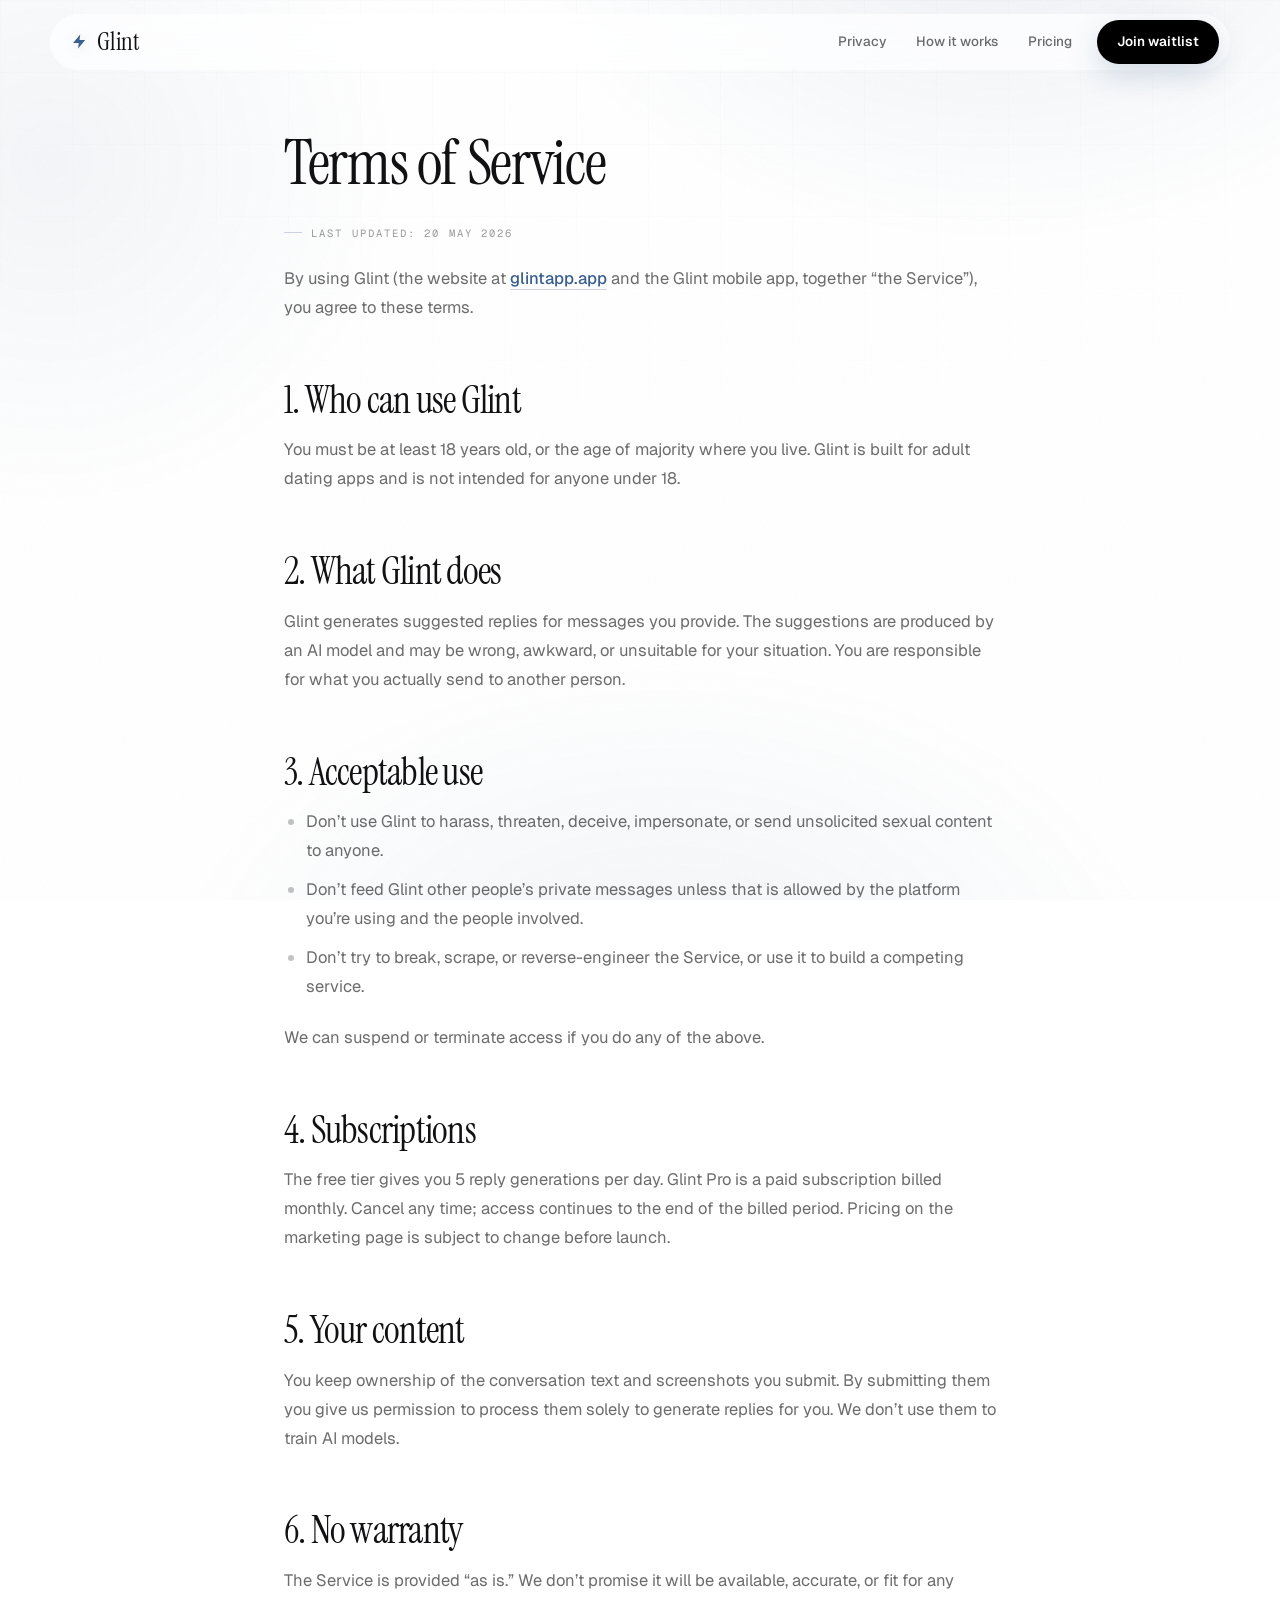
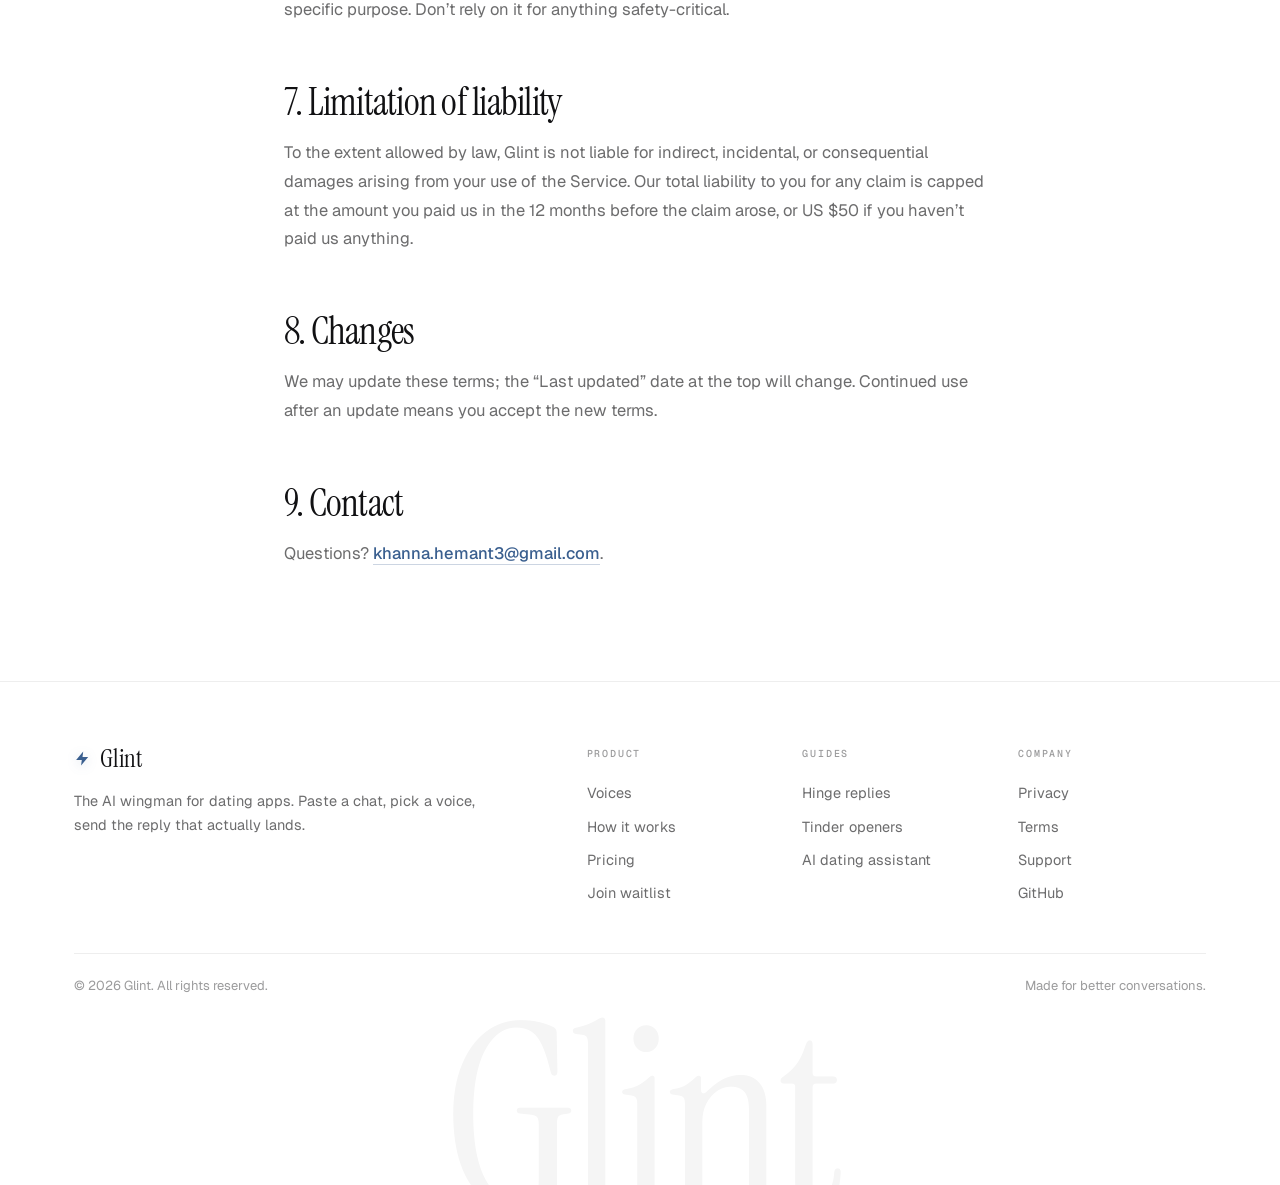
<file: terms/index.html>
<!doctype html>
<html lang="en">
<head>
<meta charset="utf-8" />
<meta name="viewport" content="width=device-width, initial-scale=1" />
<title>Terms of Service — Glint</title>
<meta name="description" content="The terms under which you can use Glint." />
<meta name="robots" content="index, follow" />
<link rel="canonical" href="https://glintapp.app/terms" />
<link rel="icon" type="image/svg+xml" href="data:image/svg+xml,%3Csvg xmlns='http://www.w3.org/2000/svg' viewBox='0 0 24 24' fill='%233A5F8F'%3E%3Cpath d='M13 2 3 14h8l-1 8 10-12h-8l1-8z'/%3E%3C/svg%3E" />
<link rel="preconnect" href="https://fonts.googleapis.com" />
<link rel="preconnect" href="https://fonts.gstatic.com" crossorigin />
<link href="https://fonts.googleapis.com/css2?family=Geist:wght@400;500;600;700;800;900&family=Geist+Mono:wght@400;500&family=Instrument+Serif:ital@0;1&display=swap" rel="stylesheet" />
<link rel="stylesheet" href="/glint.css" />
</head>
<body>

<div class="fx fx-aurora"></div>
<div class="fx fx-grid"></div>
<div class="fx fx-grain"></div>
<div class="pointer-halo" id="halo"></div>

<nav class="nav" id="nav">
  <div class="nav-inner">
    <a href="/" class="brand" aria-label="Glint home">
      <svg class="mark" viewBox="0 0 24 24" aria-hidden="true"><path d="M13 2 3 14h8l-1 8 10-12h-8l1-8z"/></svg>
      Glint
    </a>
    <div class="nav-links">
      <a href="/privacy">Privacy</a>
      <a href="/#how">How it works</a>
      <a href="/#pricing">Pricing</a>
      <a href="/#join" class="nav-cta">Join waitlist</a>
    </div>
  </div>
</nav>

<main class="doc">
  <div class="container">
    <h1 data-rv>Terms of Service</h1>
    <p class="meta" data-rv="fade"><span class="tick"></span> Last updated: 20 May 2026</p>

    <p>By using Glint (the website at <a href="https://glintapp.app/">glintapp.app</a> and the Glint mobile app, together &ldquo;the Service&rdquo;), you agree to these terms.</p>

    <h2>1. Who can use Glint</h2>
    <p>You must be at least 18 years old, or the age of majority where you live. Glint is built for adult dating apps and is not intended for anyone under 18.</p>

    <h2>2. What Glint does</h2>
    <p>Glint generates suggested replies for messages you provide. The suggestions are produced by an AI model and may be wrong, awkward, or unsuitable for your situation. You are responsible for what you actually send to another person.</p>

    <h2>3. Acceptable use</h2>
    <ul>
      <li>Don&rsquo;t use Glint to harass, threaten, deceive, impersonate, or send unsolicited sexual content to anyone.</li>
      <li>Don&rsquo;t feed Glint other people&rsquo;s private messages unless that is allowed by the platform you&rsquo;re using and the people involved.</li>
      <li>Don&rsquo;t try to break, scrape, or reverse-engineer the Service, or use it to build a competing service.</li>
    </ul>
    <p>We can suspend or terminate access if you do any of the above.</p>

    <h2>4. Subscriptions</h2>
    <p>The free tier gives you 5 reply generations per day. Glint Pro is a paid subscription billed monthly. Cancel any time; access continues to the end of the billed period. Pricing on the marketing page is subject to change before launch.</p>

    <h2>5. Your content</h2>
    <p>You keep ownership of the conversation text and screenshots you submit. By submitting them you give us permission to process them solely to generate replies for you. We don&rsquo;t use them to train AI models.</p>

    <h2>6. No warranty</h2>
    <p>The Service is provided &ldquo;as is.&rdquo; We don&rsquo;t promise it will be available, accurate, or fit for any specific purpose. Don&rsquo;t rely on it for anything safety-critical.</p>

    <h2>7. Limitation of liability</h2>
    <p>To the extent allowed by law, Glint is not liable for indirect, incidental, or consequential damages arising from your use of the Service. Our total liability to you for any claim is capped at the amount you paid us in the 12 months before the claim arose, or US $50 if you haven&rsquo;t paid us anything.</p>

    <h2>8. Changes</h2>
    <p>We may update these terms; the &ldquo;Last updated&rdquo; date at the top will change. Continued use after an update means you accept the new terms.</p>

    <h2>9. Contact</h2>
    <p>Questions? <a href="mailto:khanna.hemant3@gmail.com">khanna.hemant3@gmail.com</a>.</p>
  </div>
</main>

<footer>
  <div class="container">
    <div class="foot-top">
      <div class="lead">
        <a href="/" class="brand">
          <svg class="mark" viewBox="0 0 24 24" aria-hidden="true"><path d="M13 2 3 14h8l-1 8 10-12h-8l1-8z"/></svg>
          Glint
        </a>
        <p>The AI wingman for dating apps. Paste a chat, pick a voice, send the reply that actually lands.</p>
      </div>
      <div class="foot-links">
        <div class="foot-col">
          <h4>Product</h4>
          <a href="/#voices">Voices</a>
          <a href="/#how">How it works</a>
          <a href="/#pricing">Pricing</a>
          <a href="/#join">Join waitlist</a>
        </div>
        <div class="foot-col">
          <h4>Guides</h4>
          <a href="/hinge-replies">Hinge replies</a>
          <a href="/tinder-openers">Tinder openers</a>
          <a href="/ai-dating-assistant">AI dating assistant</a>
        </div>
        <div class="foot-col">
          <h4>Company</h4>
          <a href="/privacy">Privacy</a>
          <a href="/terms">Terms</a>
          <a href="mailto:khanna.hemant3@gmail.com">Support</a>
          <a href="https://github.com/hemant0024/glintweb" rel="noopener">GitHub</a>
        </div>
      </div>
    </div>
    <div class="foot-bottom">
      <span>&copy; 2026 Glint. All rights reserved.</span>
      <span>Made for better conversations.</span>
    </div>
  </div>
  <div class="watermark" aria-hidden="true">Glint</div>
</footer>

<script src="/glint.js" defer></script>
</body>
</html>
</file>
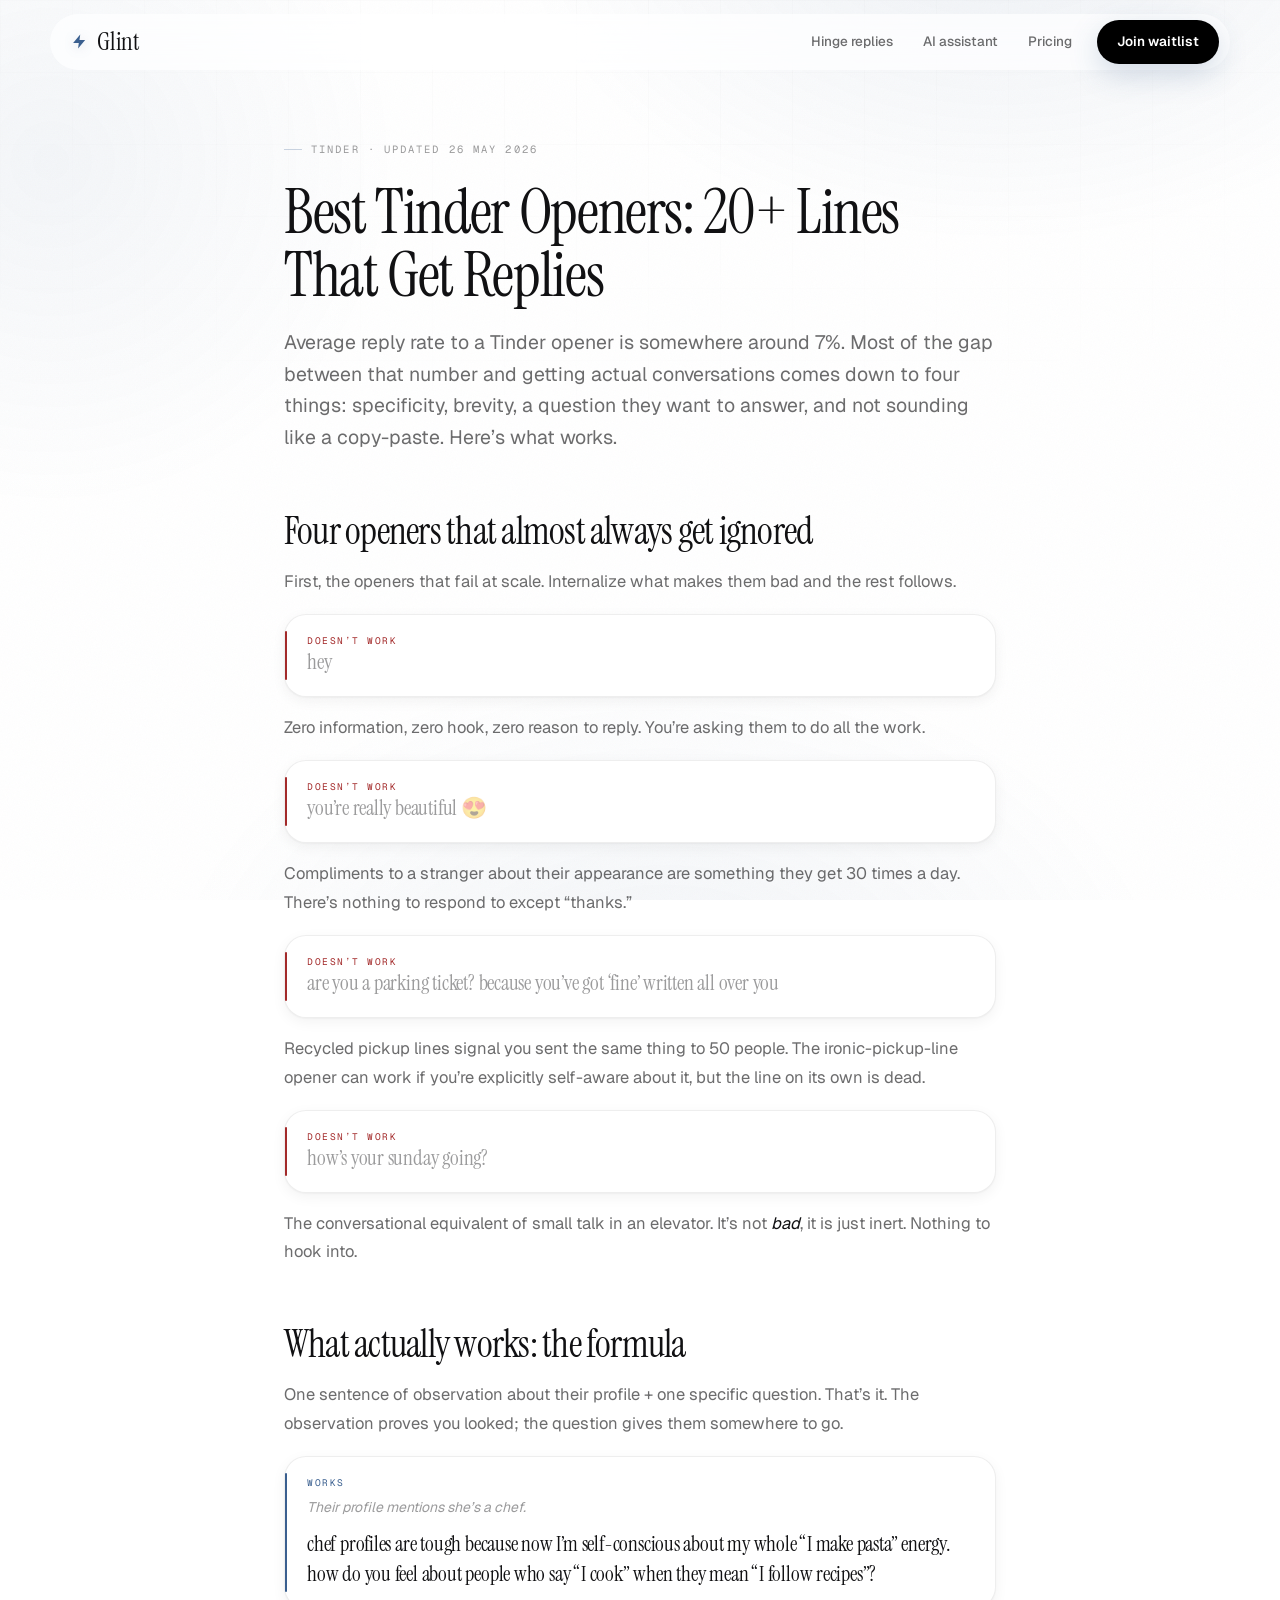
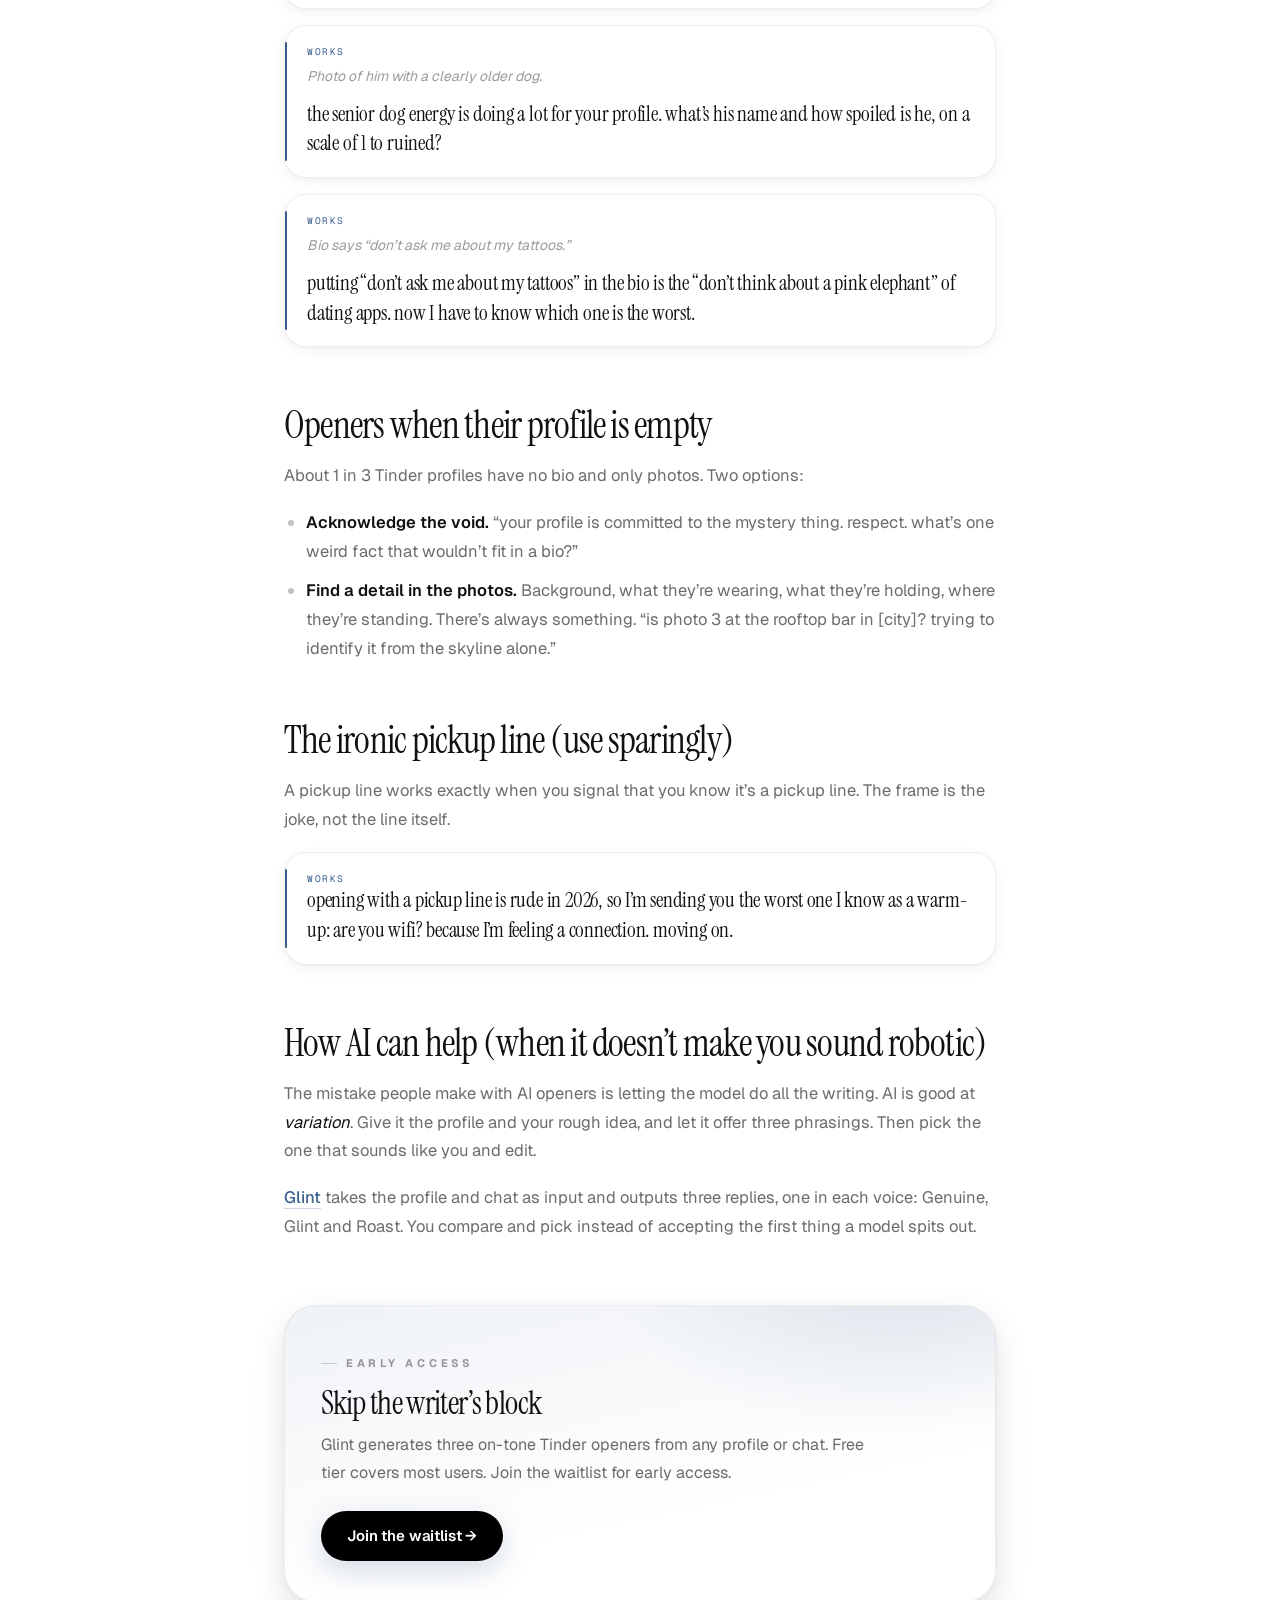
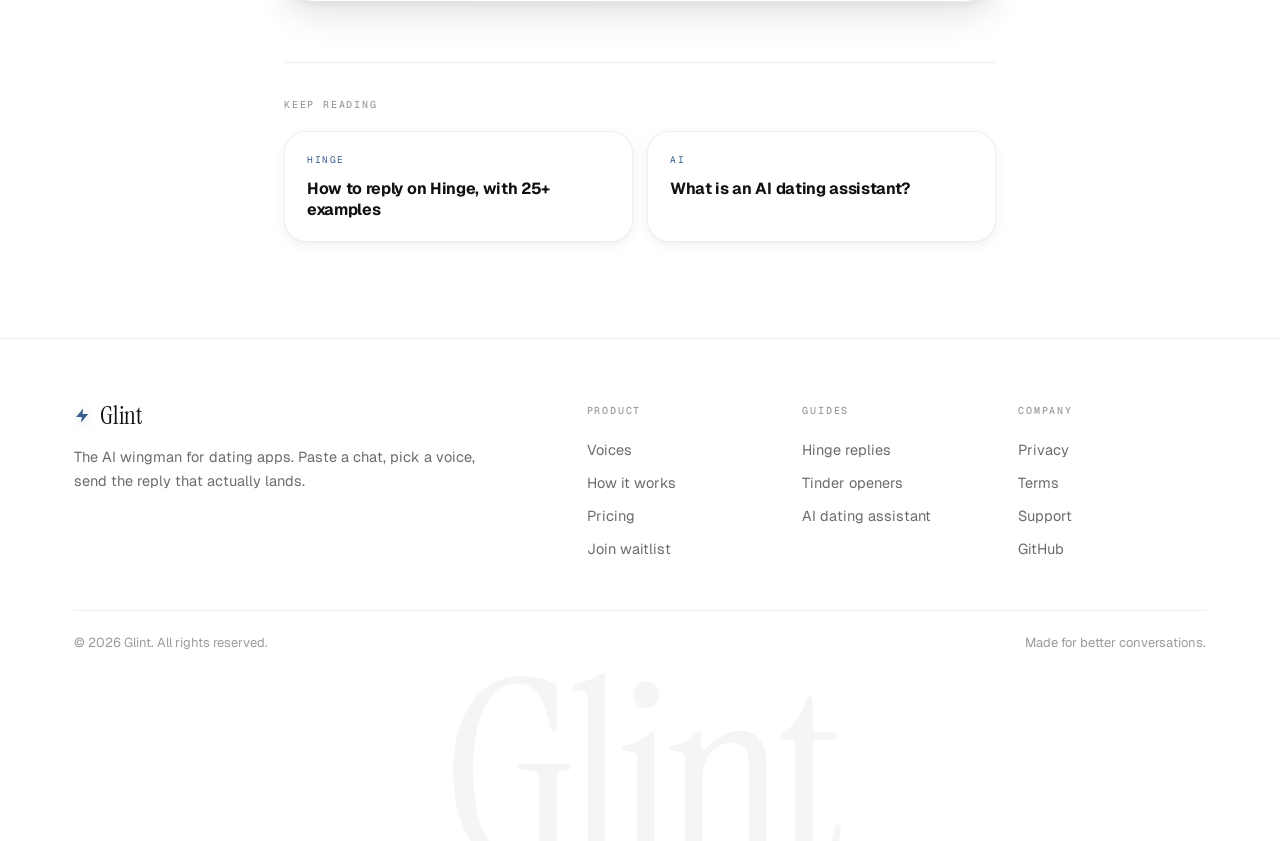
<file: tinder-openers/index.html>
<!doctype html>
<html lang="en">
<head>
<meta charset="utf-8" />
<meta name="viewport" content="width=device-width, initial-scale=1" />
<title>Best Tinder Openers: 20+ Lines That Get Replies (2026)</title>
<meta name="description" content="Tinder openers that actually start conversations, with specific examples, why they work, and the four openers that almost always get ignored." />
<meta name="robots" content="index, follow, max-image-preview:large" />
<link rel="canonical" href="https://glintapp.app/tinder-openers" />

<meta property="og:type" content="article" />
<meta property="og:title" content="Best Tinder Openers: 20+ Lines That Get Replies (2026)" />
<meta property="og:description" content="What works, what doesn't, and why most Tinder openers get ignored." />
<meta property="og:url" content="https://glintapp.app/tinder-openers" />
<meta property="og:image" content="https://glintapp.app/og.png" />
<meta name="twitter:card" content="summary_large_image" />

<link rel="icon" type="image/svg+xml" href="data:image/svg+xml,%3Csvg xmlns='http://www.w3.org/2000/svg' viewBox='0 0 24 24' fill='%233A5F8F'%3E%3Cpath d='M13 2 3 14h8l-1 8 10-12h-8l1-8z'/%3E%3C/svg%3E" />
<link rel="preconnect" href="https://fonts.googleapis.com" />
<link rel="preconnect" href="https://fonts.gstatic.com" crossorigin />
<link href="https://fonts.googleapis.com/css2?family=Geist:wght@400;500;600;700;800;900&family=Geist+Mono:wght@400;500&family=Instrument+Serif:ital@0;1&display=swap" rel="stylesheet" />

<script type="application/ld+json">
{
  "@context": "https://schema.org",
  "@type": "Article",
  "headline": "Best Tinder Openers: 20+ Lines That Get Replies (2026)",
  "description": "Tinder openers that actually start conversations.",
  "author": { "@type": "Organization", "name": "Glint" },
  "publisher": { "@type": "Organization", "name": "Glint", "url": "https://glintapp.app/" },
  "datePublished": "2026-05-26",
  "dateModified": "2026-05-26",
  "mainEntityOfPage": "https://glintapp.app/tinder-openers"
}
</script>
<script type="application/ld+json">
{
  "@context": "https://schema.org",
  "@type": "FAQPage",
  "mainEntity": [
    {
      "@type": "Question",
      "name": "What is the best Tinder opener?",
      "acceptedAnswer": { "@type": "Answer", "text": "The best opener references something specific from their profile and asks a question they actually want to answer. Generic 'hey' or 'what's up' lines have a reply rate under 10%. Personalised, curious openers triple that." }
    },
    {
      "@type": "Question",
      "name": "Should you use pickup lines on Tinder?",
      "acceptedAnswer": { "@type": "Answer", "text": "Cheesy pickup lines work occasionally as a self-aware joke, but they're a low-percentage play. They signal you're not paying attention to who they are, just sending the same line to everyone." }
    },
    {
      "@type": "Question",
      "name": "How long should a Tinder opener be?",
      "acceptedAnswer": { "@type": "Answer", "text": "One to two sentences. Anything longer reads as overinvested, especially as a first message. You want enough to give them something to bite on, not a paragraph." }
    },
    {
      "@type": "Question",
      "name": "What if their Tinder profile has nothing on it?",
      "acceptedAnswer": { "@type": "Answer", "text": "Lead with curiosity about that itself, not a generic line. 'Your profile is intentionally giving me nothing to work with. respect, but I need one fact' is more interesting than 'hey.'" }
    }
  ]
}
</script>

<link rel="stylesheet" href="/glint.css" />
</head>
<body>

<div class="fx fx-aurora"></div>
<div class="fx fx-grid"></div>
<div class="fx fx-grain"></div>
<div class="pointer-halo" id="halo"></div>

<nav class="nav" id="nav">
  <div class="nav-inner">
    <a href="/" class="brand" aria-label="Glint home">
      <svg class="mark" viewBox="0 0 24 24" aria-hidden="true"><path d="M13 2 3 14h8l-1 8 10-12h-8l1-8z"/></svg>
      Glint
    </a>
    <div class="nav-links">
      <a href="/hinge-replies">Hinge replies</a>
      <a href="/ai-dating-assistant">AI assistant</a>
      <a href="/#pricing">Pricing</a>
      <a href="/#join" class="nav-cta">Join waitlist</a>
    </div>
  </div>
</nav>

<main class="doc">
  <div class="container">
    <p class="meta" data-rv="fade"><span class="tick"></span> TINDER · UPDATED 26 MAY 2026</p>
    <h1 data-rv>Best Tinder Openers: 20+ Lines That Get Replies</h1>
    <p class="lede" data-rv style="--d:90ms">Average reply rate to a Tinder opener is somewhere around 7%. Most of the gap between that number and getting actual conversations comes down to four things: specificity, brevity, a question they want to answer, and not sounding like a copy-paste. Here&rsquo;s what works.</p>

    <h2>Four openers that almost always get ignored</h2>
    <p>First, the openers that fail at scale. Internalize what makes them bad and the rest follows.</p>

    <div class="reply-block bad" data-rv="fade">
      <div class="label">DOESN&rsquo;T WORK</div>
      <div class="reply">hey</div>
    </div>
    <p>Zero information, zero hook, zero reason to reply. You&rsquo;re asking them to do all the work.</p>

    <div class="reply-block bad" data-rv="fade">
      <div class="label">DOESN&rsquo;T WORK</div>
      <div class="reply">you&rsquo;re really beautiful 😍</div>
    </div>
    <p>Compliments to a stranger about their appearance are something they get 30 times a day. There&rsquo;s nothing to respond to except &ldquo;thanks.&rdquo;</p>

    <div class="reply-block bad" data-rv="fade">
      <div class="label">DOESN&rsquo;T WORK</div>
      <div class="reply">are you a parking ticket? because you&rsquo;ve got &lsquo;fine&rsquo; written all over you</div>
    </div>
    <p>Recycled pickup lines signal you sent the same thing to 50 people. The ironic-pickup-line opener can work if you&rsquo;re explicitly self-aware about it, but the line on its own is dead.</p>

    <div class="reply-block bad" data-rv="fade">
      <div class="label">DOESN&rsquo;T WORK</div>
      <div class="reply">how&rsquo;s your sunday going?</div>
    </div>
    <p>The conversational equivalent of small talk in an elevator. It&rsquo;s not <em>bad</em>, it is just inert. Nothing to hook into.</p>

    <h2>What actually works: the formula</h2>
    <p>One sentence of observation about their profile + one specific question. That&rsquo;s it. The observation proves you looked; the question gives them somewhere to go.</p>

    <div class="reply-block good" data-rv="fade">
      <div class="label">WORKS</div>
      <div class="prompt">Their profile mentions she&rsquo;s a chef.</div>
      <div class="reply">chef profiles are tough because now I&rsquo;m self-conscious about my whole &ldquo;I make pasta&rdquo; energy. how do you feel about people who say &ldquo;I cook&rdquo; when they mean &ldquo;I follow recipes&rdquo;?</div>
    </div>

    <div class="reply-block good" data-rv="fade">
      <div class="label">WORKS</div>
      <div class="prompt">Photo of him with a clearly older dog.</div>
      <div class="reply">the senior dog energy is doing a lot for your profile. what&rsquo;s his name and how spoiled is he, on a scale of 1 to ruined?</div>
    </div>

    <div class="reply-block good" data-rv="fade">
      <div class="label">WORKS</div>
      <div class="prompt">Bio says &ldquo;don&rsquo;t ask me about my tattoos.&rdquo;</div>
      <div class="reply">putting &ldquo;don&rsquo;t ask me about my tattoos&rdquo; in the bio is the &ldquo;don&rsquo;t think about a pink elephant&rdquo; of dating apps. now I have to know which one is the worst.</div>
    </div>

    <h2>Openers when their profile is empty</h2>
    <p>About 1 in 3 Tinder profiles have no bio and only photos. Two options:</p>
    <ul>
      <li><strong>Acknowledge the void.</strong> &ldquo;your profile is committed to the mystery thing. respect. what&rsquo;s one weird fact that wouldn&rsquo;t fit in a bio?&rdquo;</li>
      <li><strong>Find a detail in the photos.</strong> Background, what they&rsquo;re wearing, what they&rsquo;re holding, where they&rsquo;re standing. There&rsquo;s always something. &ldquo;is photo 3 at the rooftop bar in [city]? trying to identify it from the skyline alone.&rdquo;</li>
    </ul>

    <h2>The ironic pickup line (use sparingly)</h2>
    <p>A pickup line works exactly when you signal that you know it&rsquo;s a pickup line. The frame is the joke, not the line itself.</p>
    <div class="reply-block good" data-rv="fade">
      <div class="label">WORKS</div>
      <div class="reply">opening with a pickup line is rude in 2026, so I&rsquo;m sending you the worst one I know as a warm-up: are you wifi? because I&rsquo;m feeling a connection. moving on.</div>
    </div>

    <h2>How AI can help (when it doesn&rsquo;t make you sound robotic)</h2>
    <p>The mistake people make with AI openers is letting the model do all the writing. AI is good at <em>variation</em>. Give it the profile and your rough idea, and let it offer three phrasings. Then pick the one that sounds like you and edit.</p>
    <p><a href="/">Glint</a> takes the profile and chat as input and outputs three replies, one in each voice: Genuine, Glint and Roast. You compare and pick instead of accepting the first thing a model spits out.</p>

    <div class="doc-cta sweep" data-rv>
      <span class="eyebrow"><span class="tick"></span> Early access</span>
      <h3>Skip the writer&rsquo;s block</h3>
      <p>Glint generates three on-tone Tinder openers from any profile or chat. Free tier covers most users. Join the waitlist for early access.</p>
      <a href="/#join" class="btn btn-primary" data-ph-event="guide_cta_clicked" data-ph-guide="tinder-openers">Join the waitlist &rarr;</a>
    </div>

    <div class="related" data-rv="fade">
      <h3>Keep reading</h3>
      <div class="related-grid">
        <a href="/hinge-replies"><span class="k">Hinge</span><span class="t">How to reply on Hinge, with 25+ examples</span></a>
        <a href="/ai-dating-assistant"><span class="k">AI</span><span class="t">What is an AI dating assistant?</span></a>
      </div>
    </div>
  </div>
</main>

<footer>
  <div class="container">
    <div class="foot-top">
      <div class="lead">
        <a href="/" class="brand">
          <svg class="mark" viewBox="0 0 24 24" aria-hidden="true"><path d="M13 2 3 14h8l-1 8 10-12h-8l1-8z"/></svg>
          Glint
        </a>
        <p>The AI wingman for dating apps. Paste a chat, pick a voice, send the reply that actually lands.</p>
      </div>
      <div class="foot-links">
        <div class="foot-col">
          <h4>Product</h4>
          <a href="/#voices">Voices</a>
          <a href="/#how">How it works</a>
          <a href="/#pricing">Pricing</a>
          <a href="/#join">Join waitlist</a>
        </div>
        <div class="foot-col">
          <h4>Guides</h4>
          <a href="/hinge-replies">Hinge replies</a>
          <a href="/tinder-openers">Tinder openers</a>
          <a href="/ai-dating-assistant">AI dating assistant</a>
        </div>
        <div class="foot-col">
          <h4>Company</h4>
          <a href="/privacy">Privacy</a>
          <a href="/terms">Terms</a>
          <a href="mailto:khanna.hemant3@gmail.com">Support</a>
          <a href="https://github.com/hemant0024/glintweb" rel="noopener">GitHub</a>
        </div>
      </div>
    </div>
    <div class="foot-bottom">
      <span>&copy; 2026 Glint. All rights reserved.</span>
      <span>Made for better conversations.</span>
    </div>
  </div>
  <div class="watermark" aria-hidden="true">Glint</div>
</footer>

<script src="/glint.js" defer></script>
</body>
</html>
</file>
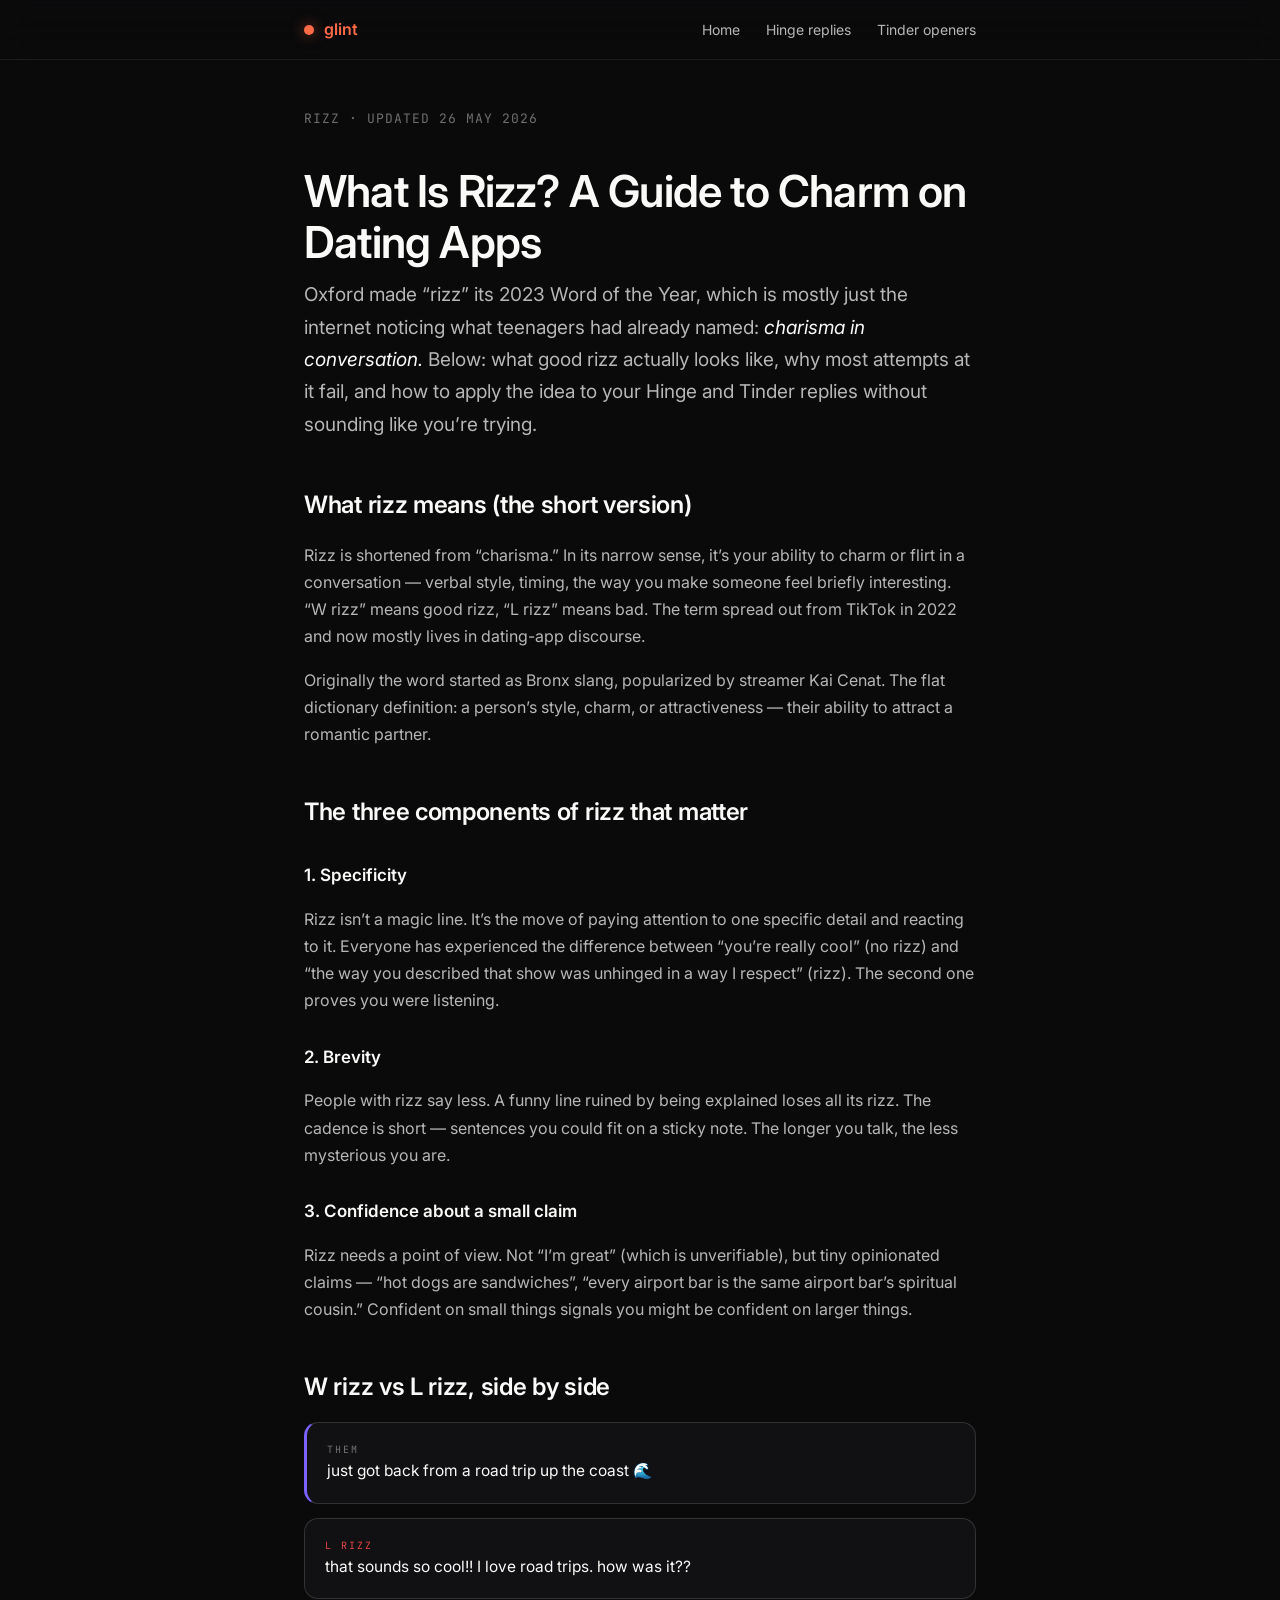
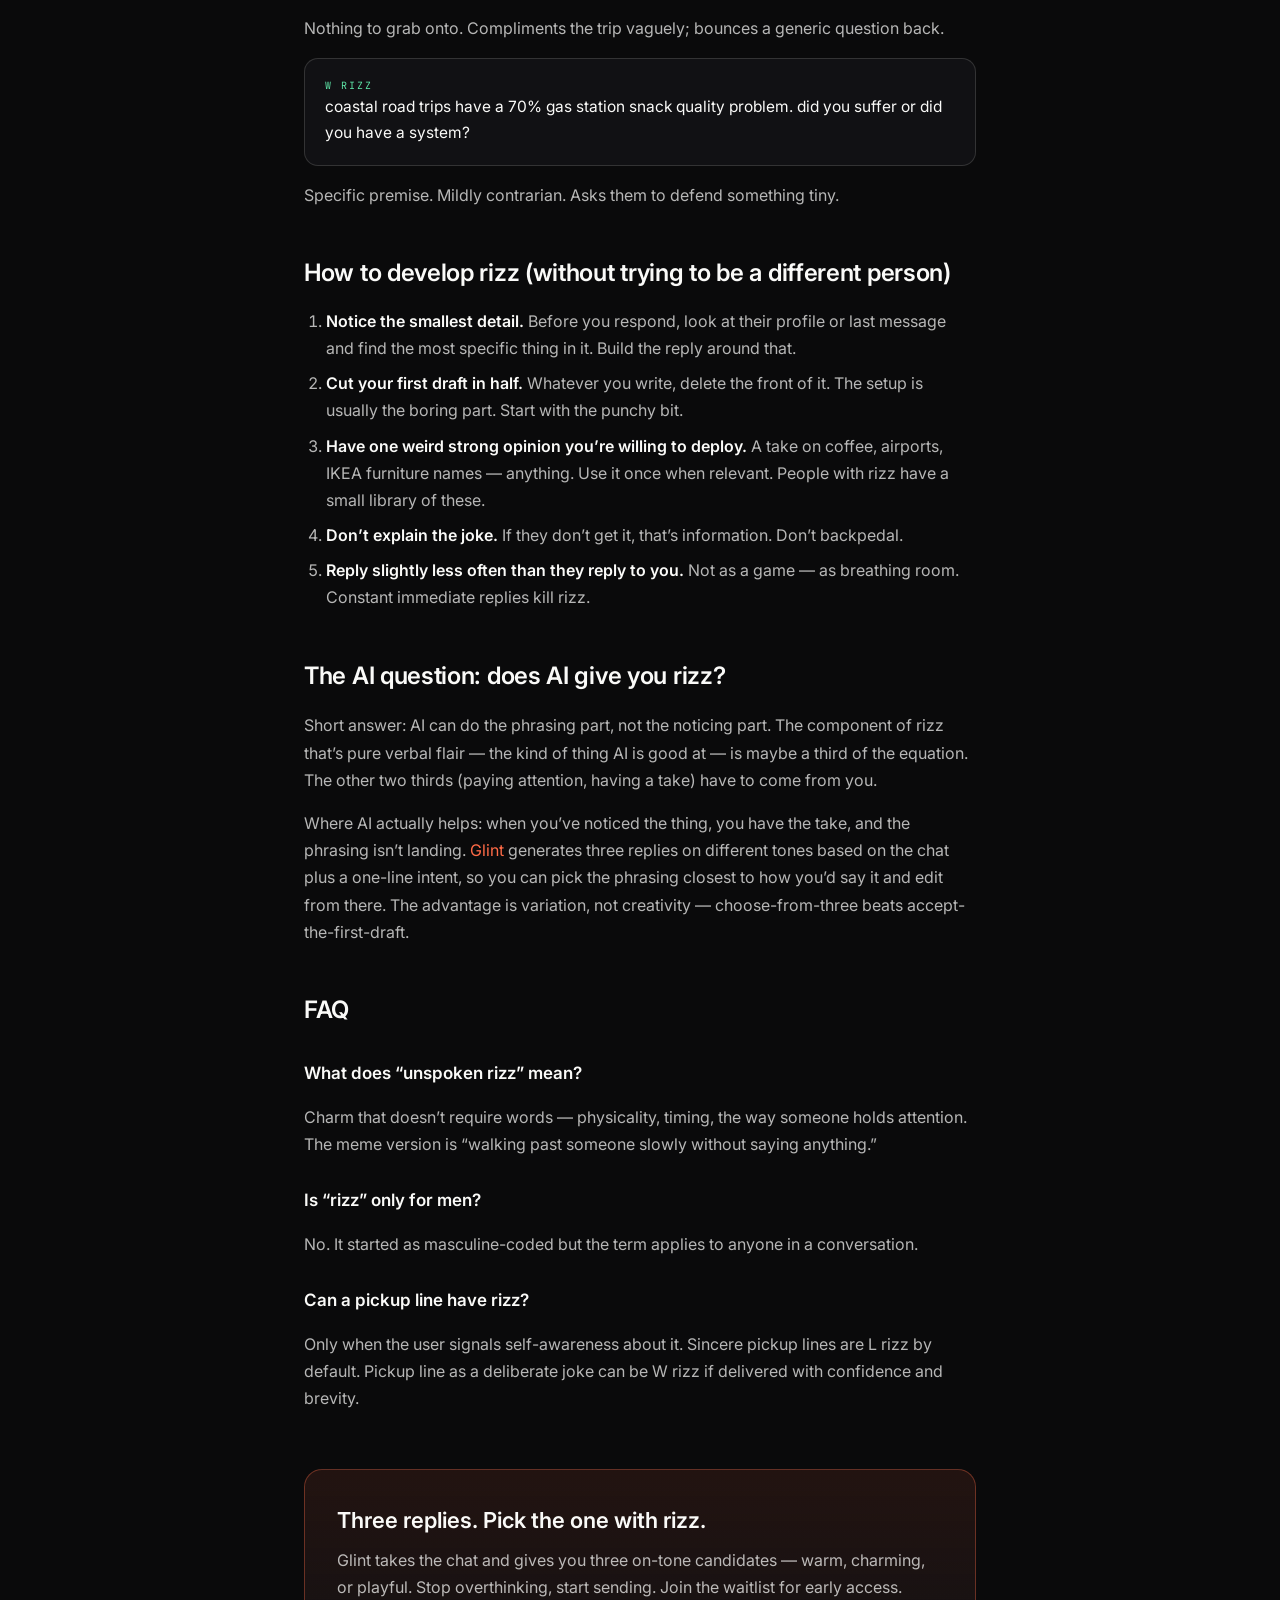
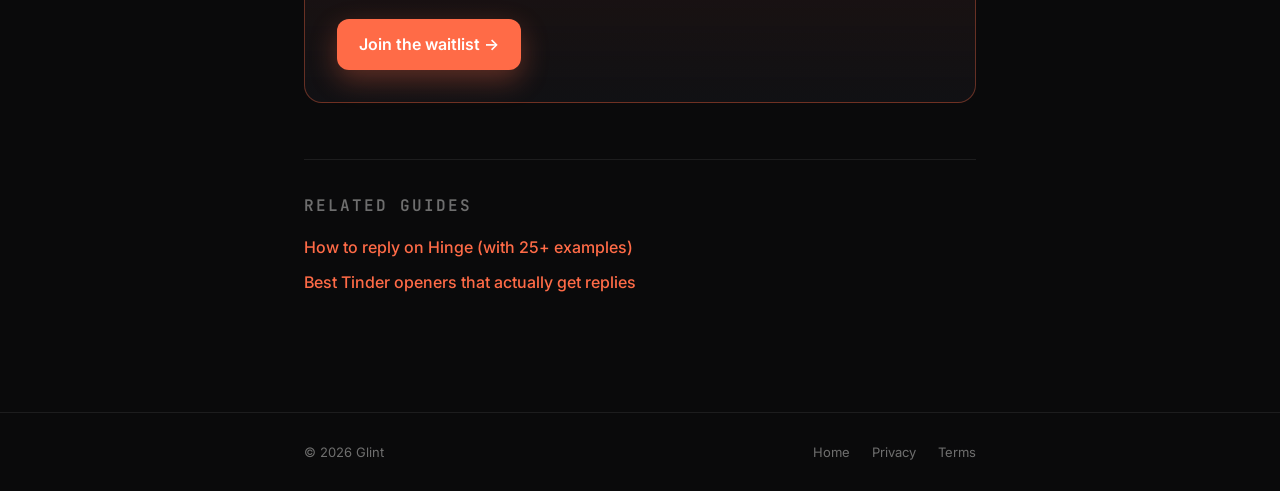
<file: dating-app-rizz.html>
<!doctype html>
<html lang="en">
<head>
<meta charset="utf-8" />
<meta name="viewport" content="width=device-width, initial-scale=1" />
<title>What Is Rizz? A Guide to Charm on Dating Apps (2026)</title>
<meta name="description" content="What rizz actually means, why &quot;W rizz&quot; and &quot;L rizz&quot; are not just memes, and how to apply the idea to your Hinge and Tinder messages without trying too hard." />
<meta name="robots" content="index, follow, max-image-preview:large" />
<link rel="canonical" href="https://glintapp.app/dating-app-rizz" />

<meta property="og:type" content="article" />
<meta property="og:title" content="What Is Rizz? A Guide to Charm on Dating Apps (2026)" />
<meta property="og:description" content="What rizz means, what good rizz looks like, and how to apply it without trying too hard." />
<meta property="og:url" content="https://glintapp.app/dating-app-rizz" />
<meta property="og:image" content="https://glintapp.app/og.png" />
<meta name="twitter:card" content="summary_large_image" />

<link rel="icon" type="image/svg+xml" href="data:image/svg+xml,%3Csvg xmlns='http://www.w3.org/2000/svg' viewBox='0 0 32 32'%3E%3Ccircle cx='16' cy='16' r='10' fill='%23FF6B47'/%3E%3C/svg%3E" />
<link rel="preconnect" href="https://fonts.googleapis.com" />
<link rel="preconnect" href="https://fonts.gstatic.com" crossorigin />
<link href="https://fonts.googleapis.com/css2?family=Inter:wght@400;500;600;700&family=JetBrains+Mono:wght@500&display=swap" rel="stylesheet" />

<script type="application/ld+json">
{
  "@context": "https://schema.org",
  "@type": "Article",
  "headline": "What Is Rizz? A Guide to Charm on Dating Apps (2026)",
  "description": "A practical breakdown of rizz and how to apply it.",
  "author": { "@type": "Organization", "name": "Glint" },
  "publisher": { "@type": "Organization", "name": "Glint", "url": "https://glintapp.app/" },
  "datePublished": "2026-05-26",
  "dateModified": "2026-05-26",
  "mainEntityOfPage": "https://glintapp.app/dating-app-rizz"
}
</script>
<script type="application/ld+json">
{
  "@context": "https://schema.org",
  "@type": "FAQPage",
  "mainEntity": [
    {
      "@type": "Question",
      "name": "What does rizz mean?",
      "acceptedAnswer": { "@type": "Answer", "text": "Rizz is slang short for 'charisma' — your ability to flirt or charm in conversation. Oxford named it Word of the Year in 2023. 'W rizz' means good rizz; 'L rizz' means bad. The term applies most often to messaging and pickup, but it covers in-person charm too." }
    },
    {
      "@type": "Question",
      "name": "Can you learn rizz?",
      "acceptedAnswer": { "@type": "Answer", "text": "Yes. Rizz is a skill, not a trait. It's mostly attention (noticing what the other person actually said) plus phrasing (saying interesting things in short, confident sentences). Both are learnable with reps." }
    },
    {
      "@type": "Question",
      "name": "What's the difference between rizz and pickup lines?",
      "acceptedAnswer": { "@type": "Answer", "text": "Pickup lines are pre-written and generic. Rizz is responsive — it reacts to the specific person and conversation. A good pickup line can have rizz if it's used self-aware; a pickup line on its own usually doesn't." }
    },
    {
      "@type": "Question",
      "name": "Does AI give you rizz?",
      "acceptedAnswer": { "@type": "Answer", "text": "AI can suggest phrasing you wouldn't have thought of, but it can't replace noticing. The people who use AI well treat it as a brainstorm partner — they bring the observation about the match, AI helps with the words." }
    }
  ]
}
</script>

<style>
  :root {
    --bg: #0A0A0B; --bg1: #111114; --bg2: #1A1A1F;
    --line: rgba(250,250,248,0.08); --line2: rgba(250,250,248,0.14);
    --ink: #FAFAF8; --ink2: rgba(250,250,248,0.72); --ink3: rgba(250,250,248,0.42);
    --primary: #FF6B47; --ai: #7B61FF;
  }
  *, *::before, *::after { box-sizing: border-box; }
  body { margin: 0; font-family: 'Inter', sans-serif; background: var(--bg); color: var(--ink); line-height: 1.7; -webkit-font-smoothing: antialiased; }
  a { color: var(--primary); text-decoration: none; }
  a:hover { text-decoration: underline; }
  .container { max-width: 720px; margin: 0 auto; padding: 0 24px; }
  .nav { border-bottom: 1px solid var(--line); padding: 16px 0; backdrop-filter: blur(16px); }
  .nav-inner { display: flex; justify-content: space-between; align-items: center; }
  .brand { display: flex; align-items: center; gap: 10px; font-weight: 600; }
  .brand-dot { width: 10px; height: 10px; border-radius: 999px; background: var(--primary); box-shadow: 0 0 14px rgba(255,107,71,0.55); }
  .nav .links a { color: var(--ink2); font-size: 14px; margin-left: 22px; }
  .nav .links a:hover { color: var(--ink); }
  main { padding: 48px 0 96px; }
  h1 { font-size: clamp(32px, 4.5vw, 44px); font-weight: 600; letter-spacing: -0.8px; margin: 0 0 12px; line-height: 1.15; }
  .meta { color: var(--ink3); font-size: 13px; font-family: 'JetBrains Mono', monospace; letter-spacing: 1px; margin: 0 0 36px; text-transform: uppercase; }
  .lede { font-size: 19px; color: var(--ink2); margin: 0 0 36px; }
  h2 { font-size: 24px; font-weight: 600; letter-spacing: -0.3px; margin: 44px 0 14px; }
  h3 { font-size: 17px; font-weight: 600; margin: 28px 0 8px; }
  p, li { color: var(--ink2); font-size: 16px; }
  ul, ol { padding-left: 22px; margin: 12px 0 20px; }
  li { margin-bottom: 8px; }
  strong { color: var(--ink); font-weight: 600; }
  em { color: var(--ink); font-style: italic; }
  .reply-block { background: var(--bg1); border: 1px solid var(--line2); border-radius: 14px; padding: 18px 20px; margin: 14px 0; }
  .reply-block .label { font-family: 'JetBrains Mono', monospace; font-size: 10px; letter-spacing: 2px; color: var(--ink3); text-transform: uppercase; }
  .reply-block.bad .label { color: #E84545; }
  .reply-block.good .label { color: #5EE6A8; }
  .reply-block.them { border-left: 3px solid var(--ai); }
  .reply-block .prompt { font-size: 13px; color: var(--ink3); margin: 4px 0 10px; font-style: italic; }
  .reply-block .reply { color: var(--ink); font-size: 15.5px; }
  .cta { margin: 56px 0 0; padding: 32px; border-radius: 18px; background: linear-gradient(180deg, rgba(255,107,71,0.10), var(--bg1)); border: 1px solid rgba(255,107,71,0.35); }
  .cta h3 { margin: 0 0 8px; font-size: 22px; color: var(--ink); }
  .cta p { margin: 0 0 18px; }
  .btn { display: inline-flex; align-items: center; gap: 8px; padding: 12px 22px; border-radius: 12px; background: var(--primary); color: white; font-weight: 600; box-shadow: 0 10px 28px rgba(255,107,71,0.32); }
  .btn:hover { background: #FF7C5C; text-decoration: none; }
  footer { border-top: 1px solid var(--line); padding: 28px 0; color: var(--ink3); font-size: 13px; }
  .foot-inner { display: flex; justify-content: space-between; gap: 16px; flex-wrap: wrap; }
  .foot-inner a { color: var(--ink3); margin-left: 18px; }
  .foot-inner a:first-child { margin-left: 0; }
  .related { margin: 56px 0 0; padding-top: 32px; border-top: 1px solid var(--line); }
  .related h3 { margin: 0 0 14px; font-size: 16px; color: var(--ink3); font-family: 'JetBrains Mono', monospace; letter-spacing: 2px; text-transform: uppercase; }
  .related ul { list-style: none; padding: 0; }
  .related li { margin-bottom: 8px; }
  .related a { font-weight: 500; }
</style>
</head>
<body>

<nav class="nav">
  <div class="container nav-inner">
    <a href="/" class="brand"><span class="brand-dot"></span><span>glint</span></a>
    <div class="links">
      <a href="/">Home</a>
      <a href="/hinge-replies">Hinge replies</a>
      <a href="/tinder-openers">Tinder openers</a>
    </div>
  </div>
</nav>

<main>
  <div class="container">
    <p class="meta">RIZZ · UPDATED 26 MAY 2026</p>
    <h1>What Is Rizz? A Guide to Charm on Dating Apps</h1>
    <p class="lede">Oxford made &ldquo;rizz&rdquo; its 2023 Word of the Year, which is mostly just the internet noticing what teenagers had already named: <em>charisma in conversation.</em> Below: what good rizz actually looks like, why most attempts at it fail, and how to apply the idea to your Hinge and Tinder replies without sounding like you&rsquo;re trying.</p>

    <h2>What rizz means (the short version)</h2>
    <p>Rizz is shortened from &ldquo;charisma.&rdquo; In its narrow sense, it&rsquo;s your ability to charm or flirt in a conversation — verbal style, timing, the way you make someone feel briefly interesting. &ldquo;W rizz&rdquo; means good rizz, &ldquo;L rizz&rdquo; means bad. The term spread out from TikTok in 2022 and now mostly lives in dating-app discourse.</p>
    <p>Originally the word started as Bronx slang, popularized by streamer Kai Cenat. The flat dictionary definition: a person&rsquo;s style, charm, or attractiveness — their ability to attract a romantic partner.</p>

    <h2>The three components of rizz that matter</h2>

    <h3>1. Specificity</h3>
    <p>Rizz isn&rsquo;t a magic line. It&rsquo;s the move of paying attention to one specific detail and reacting to it. Everyone has experienced the difference between &ldquo;you&rsquo;re really cool&rdquo; (no rizz) and &ldquo;the way you described that show was unhinged in a way I respect&rdquo; (rizz). The second one proves you were listening.</p>

    <h3>2. Brevity</h3>
    <p>People with rizz say less. A funny line ruined by being explained loses all its rizz. The cadence is short — sentences you could fit on a sticky note. The longer you talk, the less mysterious you are.</p>

    <h3>3. Confidence about a small claim</h3>
    <p>Rizz needs a point of view. Not &ldquo;I&rsquo;m great&rdquo; (which is unverifiable), but tiny opinionated claims — &ldquo;hot dogs are sandwiches&rdquo;, &ldquo;every airport bar is the same airport bar&rsquo;s spiritual cousin.&rdquo; Confident on small things signals you might be confident on larger things.</p>

    <h2>W rizz vs L rizz, side by side</h2>

    <div class="reply-block them">
      <div class="label">THEM</div>
      <div class="reply">just got back from a road trip up the coast 🌊</div>
    </div>

    <div class="reply-block bad">
      <div class="label">L RIZZ</div>
      <div class="reply">that sounds so cool!! I love road trips. how was it??</div>
    </div>
    <p>Nothing to grab onto. Compliments the trip vaguely; bounces a generic question back.</p>

    <div class="reply-block good">
      <div class="label">W RIZZ</div>
      <div class="reply">coastal road trips have a 70% gas station snack quality problem. did you suffer or did you have a system?</div>
    </div>
    <p>Specific premise. Mildly contrarian. Asks them to defend something tiny.</p>

    <h2>How to develop rizz (without trying to be a different person)</h2>
    <ol>
      <li><strong>Notice the smallest detail.</strong> Before you respond, look at their profile or last message and find the most specific thing in it. Build the reply around that.</li>
      <li><strong>Cut your first draft in half.</strong> Whatever you write, delete the front of it. The setup is usually the boring part. Start with the punchy bit.</li>
      <li><strong>Have one weird strong opinion you&rsquo;re willing to deploy.</strong> A take on coffee, airports, IKEA furniture names — anything. Use it once when relevant. People with rizz have a small library of these.</li>
      <li><strong>Don&rsquo;t explain the joke.</strong> If they don&rsquo;t get it, that&rsquo;s information. Don&rsquo;t backpedal.</li>
      <li><strong>Reply slightly less often than they reply to you.</strong> Not as a game — as breathing room. Constant immediate replies kill rizz.</li>
    </ol>

    <h2>The AI question: does AI give you rizz?</h2>
    <p>Short answer: AI can do the phrasing part, not the noticing part. The component of rizz that&rsquo;s pure verbal flair — the kind of thing AI is good at — is maybe a third of the equation. The other two thirds (paying attention, having a take) have to come from you.</p>
    <p>Where AI actually helps: when you&rsquo;ve noticed the thing, you have the take, and the phrasing isn&rsquo;t landing. <a href="/">Glint</a> generates three replies on different tones based on the chat plus a one-line intent, so you can pick the phrasing closest to how you&rsquo;d say it and edit from there. The advantage is variation, not creativity — choose-from-three beats accept-the-first-draft.</p>

    <h2>FAQ</h2>

    <h3>What does &ldquo;unspoken rizz&rdquo; mean?</h3>
    <p>Charm that doesn&rsquo;t require words — physicality, timing, the way someone holds attention. The meme version is &ldquo;walking past someone slowly without saying anything.&rdquo;</p>

    <h3>Is &ldquo;rizz&rdquo; only for men?</h3>
    <p>No. It started as masculine-coded but the term applies to anyone in a conversation.</p>

    <h3>Can a pickup line have rizz?</h3>
    <p>Only when the user signals self-awareness about it. Sincere pickup lines are L rizz by default. Pickup line as a deliberate joke can be W rizz if delivered with confidence and brevity.</p>

    <div class="cta">
      <h3>Three replies. Pick the one with rizz.</h3>
      <p>Glint takes the chat and gives you three on-tone candidates — warm, charming, or playful. Stop overthinking, start sending. Join the waitlist for early access.</p>
      <a href="/#download" class="btn">Join the waitlist →</a>
    </div>

    <div class="related">
      <h3>Related guides</h3>
      <ul>
        <li><a href="/hinge-replies">How to reply on Hinge (with 25+ examples)</a></li>
        <li><a href="/tinder-openers">Best Tinder openers that actually get replies</a></li>
      </ul>
    </div>
  </div>
</main>

<footer>
  <div class="container foot-inner">
    <div>© 2026 Glint</div>
    <div>
      <a href="/">Home</a>
      <a href="/privacy">Privacy</a>
      <a href="/terms">Terms</a>
    </div>
  </div>
</footer>

</body>
</html>
</file>
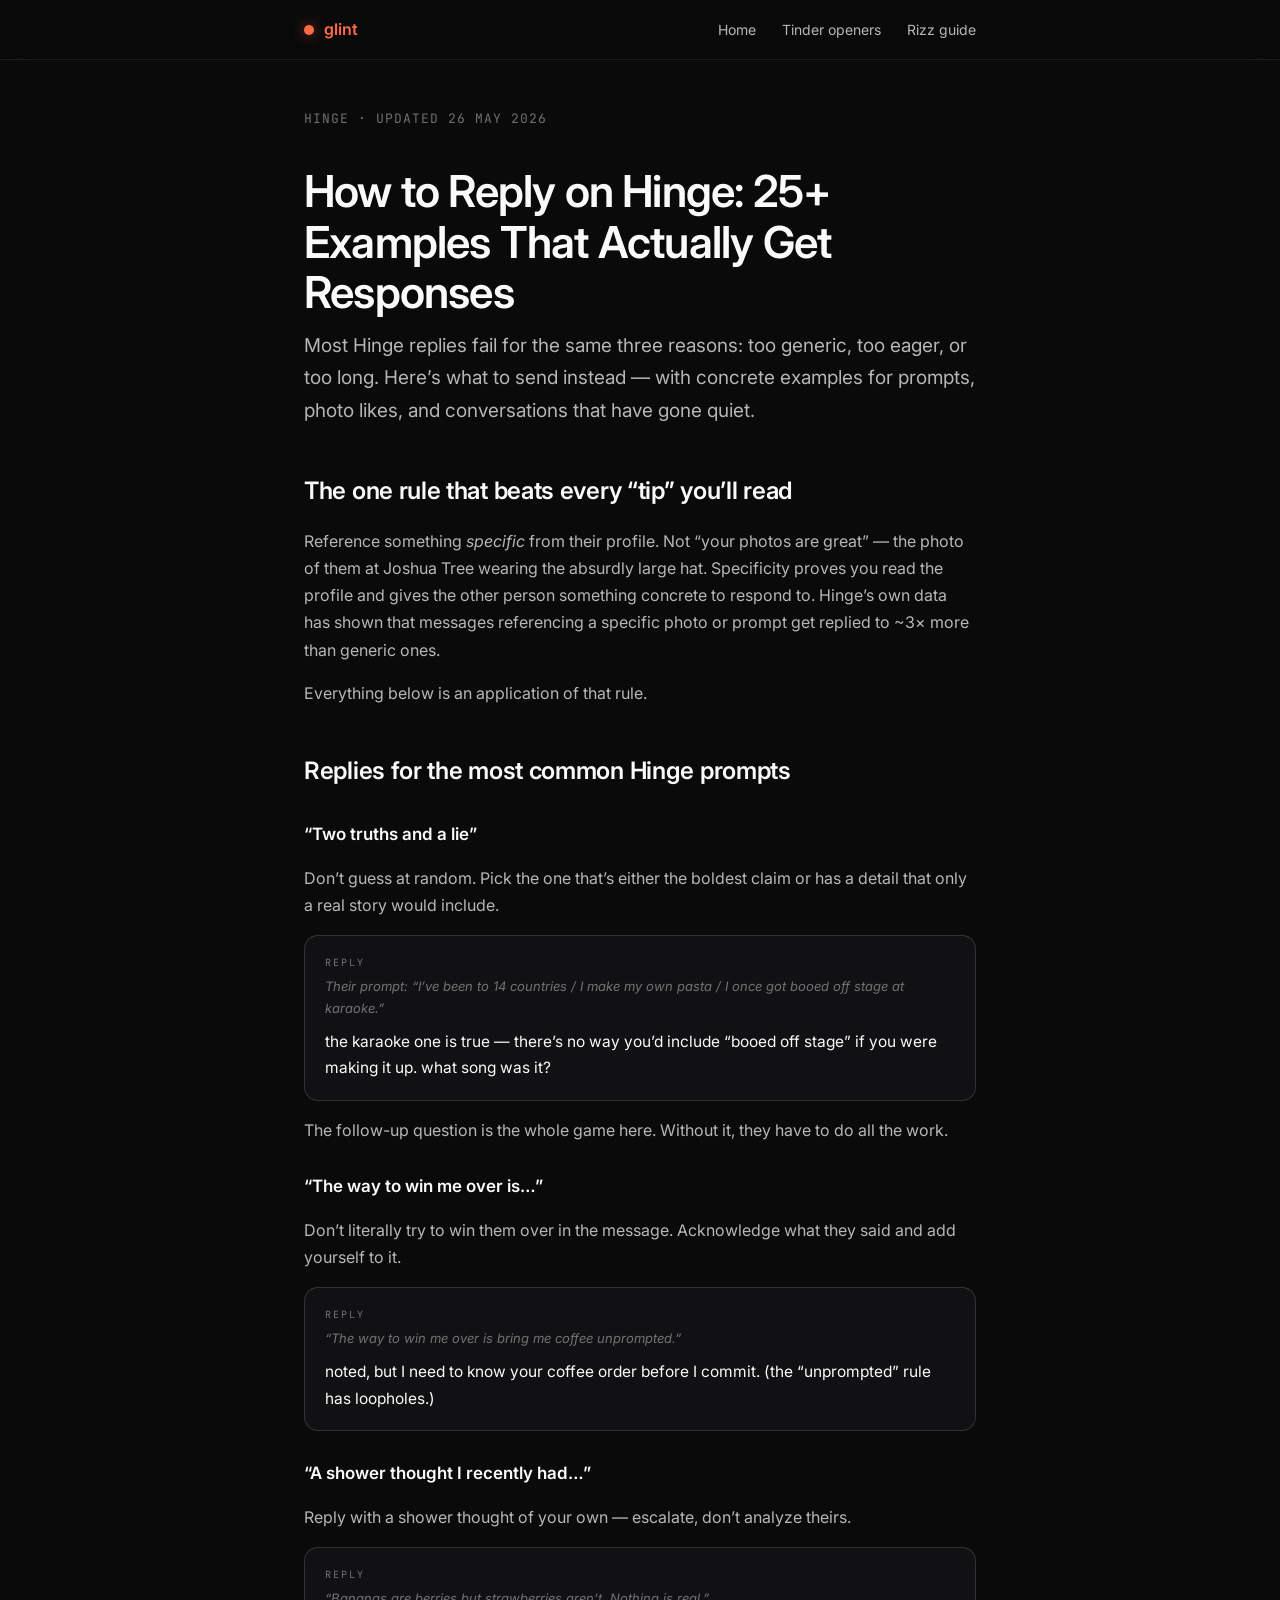
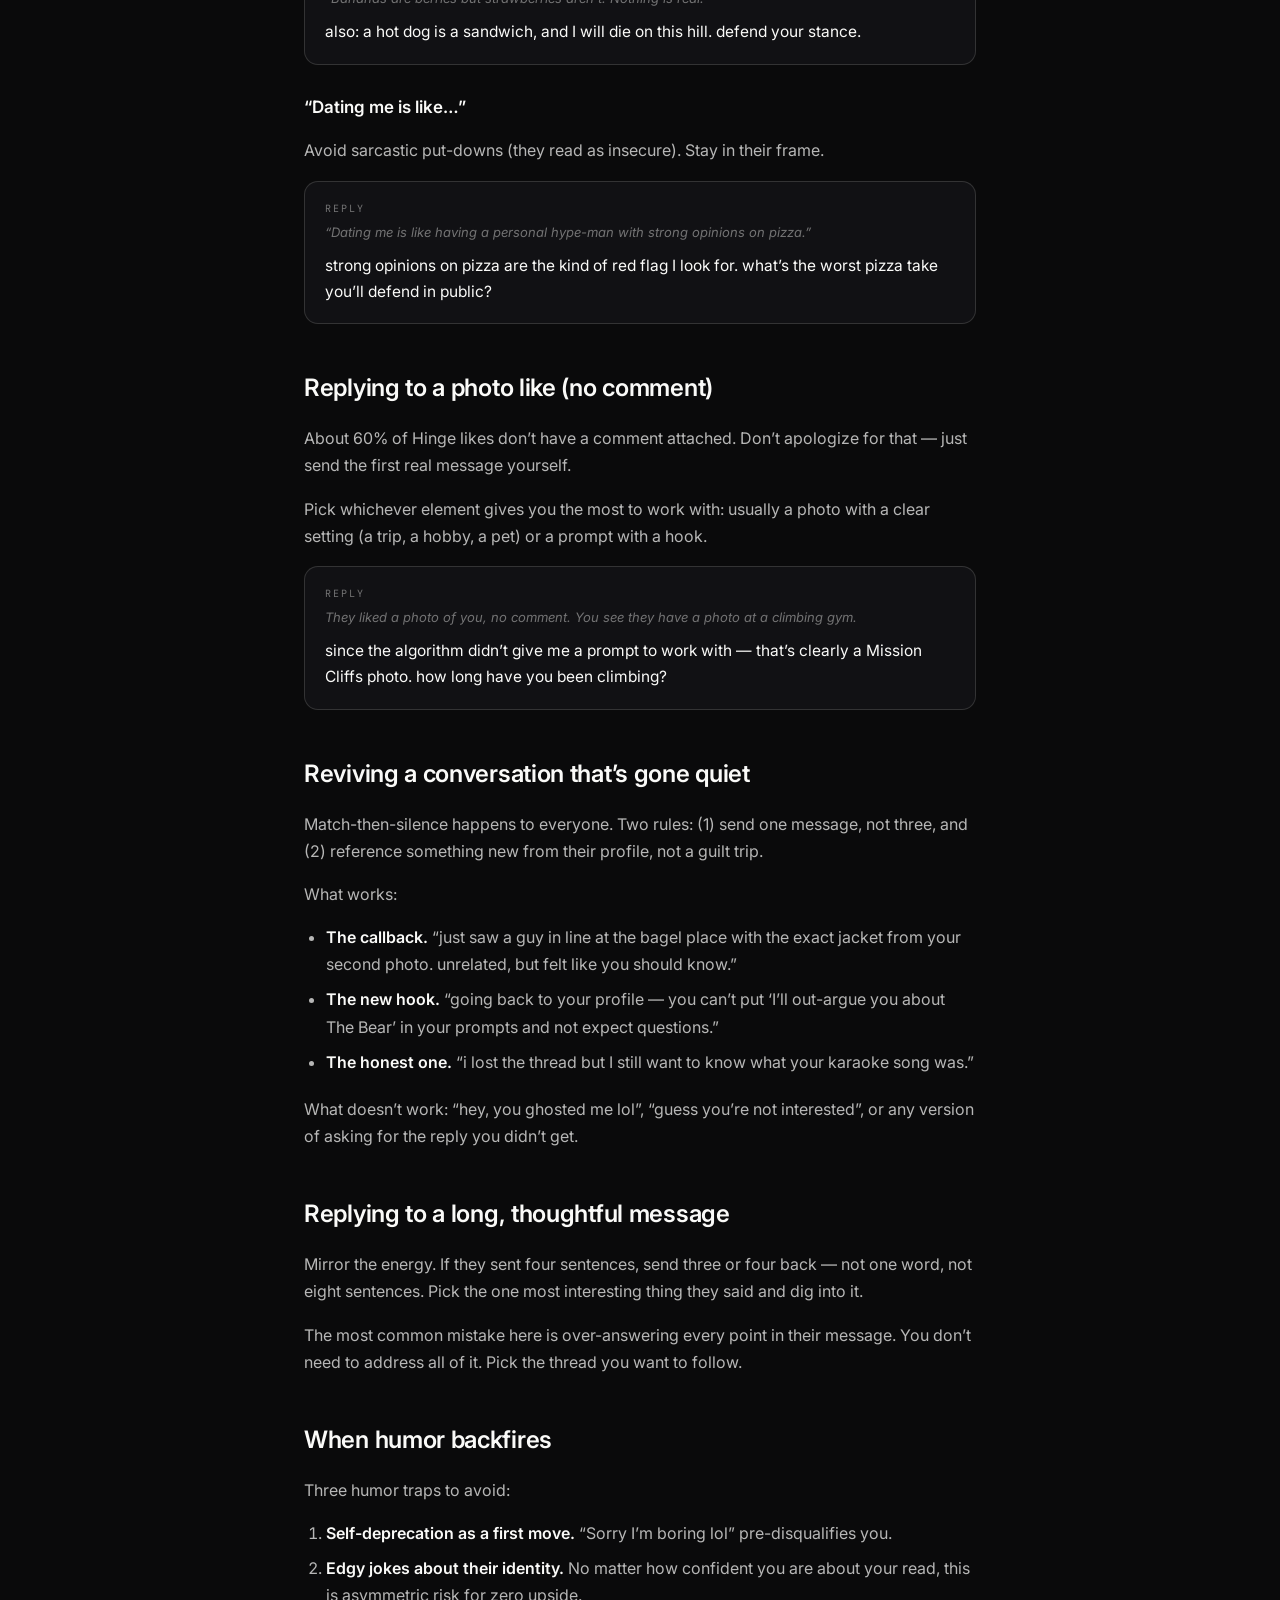
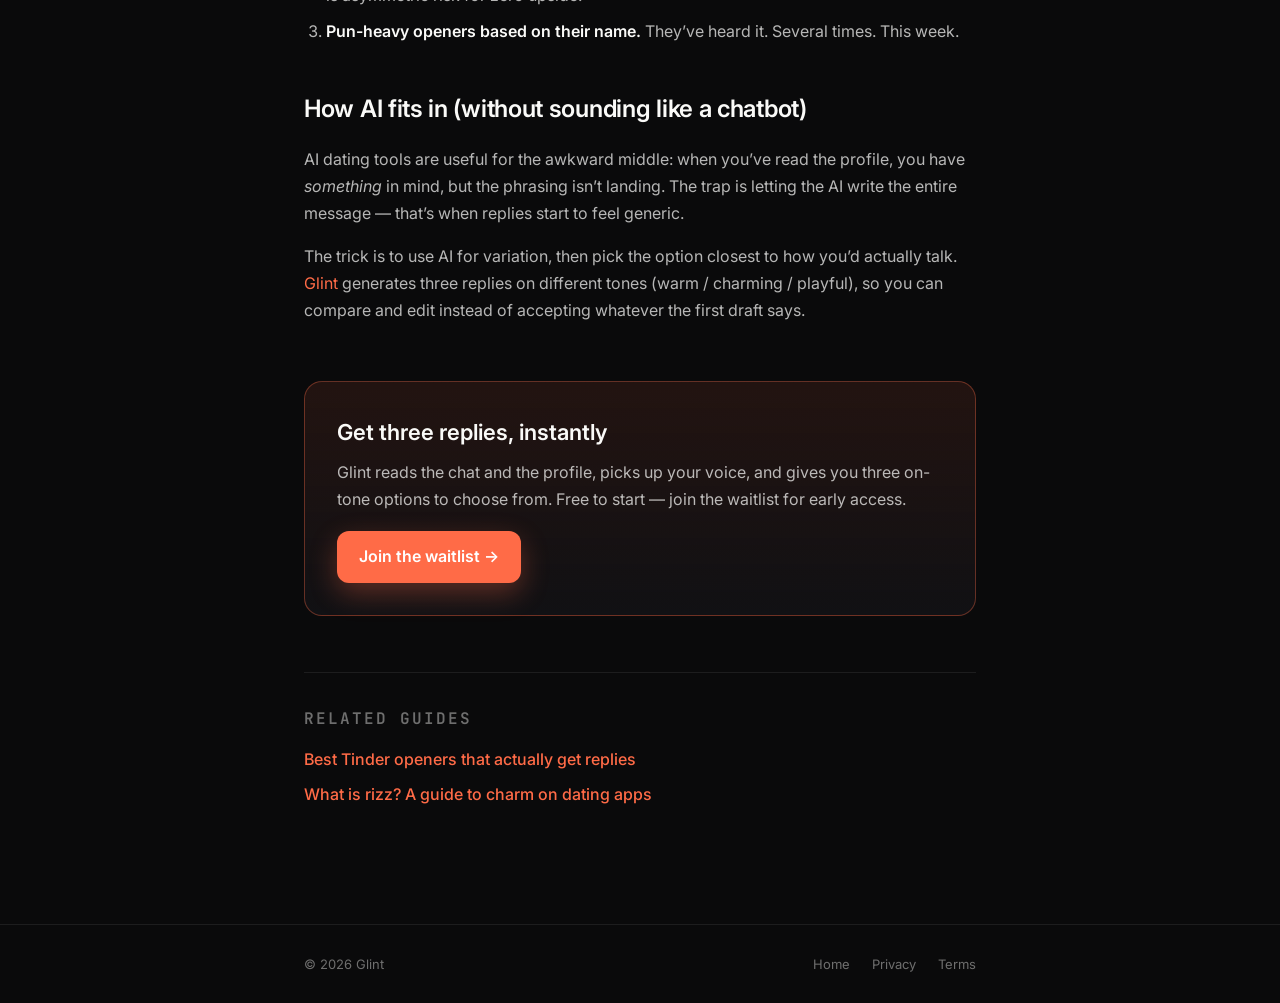
<file: hinge-replies.html>
<!doctype html>
<html lang="en">
<head>
<meta charset="utf-8" />
<meta name="viewport" content="width=device-width, initial-scale=1" />
<title>How to Reply on Hinge: 25+ Examples That Actually Get Responses</title>
<meta name="description" content="Concrete Hinge reply examples for prompts, photos, and stalled conversations — plus the rules that separate replies that land from ones that get ignored." />
<meta name="robots" content="index, follow, max-image-preview:large" />
<link rel="canonical" href="https://glintapp.app/hinge-replies" />

<meta property="og:type" content="article" />
<meta property="og:title" content="How to Reply on Hinge: 25+ Examples That Actually Get Responses" />
<meta property="og:description" content="Concrete examples and rules for Hinge replies that don't get left on read." />
<meta property="og:url" content="https://glintapp.app/hinge-replies" />
<meta property="og:image" content="https://glintapp.app/og.png" />
<meta name="twitter:card" content="summary_large_image" />

<link rel="icon" type="image/svg+xml" href="data:image/svg+xml,%3Csvg xmlns='http://www.w3.org/2000/svg' viewBox='0 0 32 32'%3E%3Ccircle cx='16' cy='16' r='10' fill='%23FF6B47'/%3E%3C/svg%3E" />
<link rel="preconnect" href="https://fonts.googleapis.com" />
<link rel="preconnect" href="https://fonts.gstatic.com" crossorigin />
<link href="https://fonts.googleapis.com/css2?family=Inter:wght@400;500;600;700&family=JetBrains+Mono:wght@500&display=swap" rel="stylesheet" />

<script type="application/ld+json">
{
  "@context": "https://schema.org",
  "@type": "Article",
  "headline": "How to Reply on Hinge: 25+ Examples That Actually Get Responses",
  "description": "Concrete Hinge reply examples for prompts, photos, and stalled conversations.",
  "author": { "@type": "Organization", "name": "Glint" },
  "publisher": { "@type": "Organization", "name": "Glint", "url": "https://glintapp.app/" },
  "datePublished": "2026-05-26",
  "dateModified": "2026-05-26",
  "mainEntityOfPage": "https://glintapp.app/hinge-replies"
}
</script>
<script type="application/ld+json">
{
  "@context": "https://schema.org",
  "@type": "FAQPage",
  "mainEntity": [
    {
      "@type": "Question",
      "name": "What is a good first reply on Hinge?",
      "acceptedAnswer": { "@type": "Answer", "text": "Reference the exact prompt or photo you liked, then ask a specific follow-up question. Generic openers like 'hey' or 'how's your week?' get ignored — a reply that proves you read their profile gets responses 3-4× more often." }
    },
    {
      "@type": "Question",
      "name": "How do you reply to a Hinge like with no comment?",
      "acceptedAnswer": { "@type": "Answer", "text": "Send the first real message yourself. Pick the prompt or photo that gives you the most to work with and respond as if you had liked it — don't apologize for them not commenting." }
    },
    {
      "@type": "Question",
      "name": "How long should a Hinge reply be?",
      "acceptedAnswer": { "@type": "Answer", "text": "Match their length. Two sentences if they sent two; one sentence if they sent one. Walls of text early in a conversation read as overinvested." }
    },
    {
      "@type": "Question",
      "name": "What do you say when a Hinge match goes silent?",
      "acceptedAnswer": { "@type": "Answer", "text": "Send one — only one — light, non-needy message that references something from their profile you didn't use the first time. If they don't reply, move on. Don't double-text in escalating tones." }
    }
  ]
}
</script>

<style>
  :root {
    --bg: #0A0A0B; --bg1: #111114; --bg2: #1A1A1F;
    --line: rgba(250,250,248,0.08); --line2: rgba(250,250,248,0.14);
    --ink: #FAFAF8; --ink2: rgba(250,250,248,0.72); --ink3: rgba(250,250,248,0.42);
    --primary: #FF6B47; --ai: #7B61FF;
  }
  *, *::before, *::after { box-sizing: border-box; }
  body { margin: 0; font-family: 'Inter', sans-serif; background: var(--bg); color: var(--ink); line-height: 1.7; -webkit-font-smoothing: antialiased; }
  a { color: var(--primary); text-decoration: none; }
  a:hover { text-decoration: underline; }
  .container { max-width: 720px; margin: 0 auto; padding: 0 24px; }
  .nav { border-bottom: 1px solid var(--line); padding: 16px 0; backdrop-filter: blur(16px); }
  .nav-inner { display: flex; justify-content: space-between; align-items: center; }
  .brand { display: flex; align-items: center; gap: 10px; font-weight: 600; }
  .brand-dot { width: 10px; height: 10px; border-radius: 999px; background: var(--primary); box-shadow: 0 0 14px rgba(255,107,71,0.55); }
  .nav .links a { color: var(--ink2); font-size: 14px; margin-left: 22px; }
  .nav .links a:hover { color: var(--ink); }
  main { padding: 48px 0 96px; }
  h1 { font-size: clamp(32px, 4.5vw, 44px); font-weight: 600; letter-spacing: -0.8px; margin: 0 0 12px; line-height: 1.15; }
  .meta { color: var(--ink3); font-size: 13px; font-family: 'JetBrains Mono', monospace; letter-spacing: 1px; margin: 0 0 36px; text-transform: uppercase; }
  .lede { font-size: 19px; color: var(--ink2); margin: 0 0 36px; }
  h2 { font-size: 24px; font-weight: 600; letter-spacing: -0.3px; margin: 44px 0 14px; }
  h3 { font-size: 17px; font-weight: 600; margin: 28px 0 8px; }
  p, li { color: var(--ink2); font-size: 16px; }
  ul, ol { padding-left: 22px; margin: 12px 0 20px; }
  li { margin-bottom: 8px; }
  strong { color: var(--ink); font-weight: 600; }
  blockquote { margin: 16px 0; padding: 14px 18px; background: var(--bg1); border-left: 3px solid var(--primary); border-radius: 0 10px 10px 0; color: var(--ink); font-style: italic; }
  blockquote.them { border-left-color: var(--ai); }
  .reply-block { background: var(--bg1); border: 1px solid var(--line2); border-radius: 14px; padding: 18px 20px; margin: 14px 0; }
  .reply-block .label { font-family: 'JetBrains Mono', monospace; font-size: 10px; letter-spacing: 2px; color: var(--ink3); text-transform: uppercase; }
  .reply-block .prompt { font-size: 13px; color: var(--ink3); margin: 4px 0 10px; font-style: italic; }
  .reply-block .reply { color: var(--ink); font-size: 15.5px; }
  .cta { margin: 56px 0 0; padding: 32px; border-radius: 18px; background: linear-gradient(180deg, rgba(255,107,71,0.10), var(--bg1)); border: 1px solid rgba(255,107,71,0.35); }
  .cta h3 { margin: 0 0 8px; font-size: 22px; color: var(--ink); }
  .cta p { margin: 0 0 18px; }
  .btn { display: inline-flex; align-items: center; gap: 8px; padding: 12px 22px; border-radius: 12px; background: var(--primary); color: white; font-weight: 600; box-shadow: 0 10px 28px rgba(255,107,71,0.32); }
  .btn:hover { background: #FF7C5C; text-decoration: none; }
  footer { border-top: 1px solid var(--line); padding: 28px 0; color: var(--ink3); font-size: 13px; }
  .foot-inner { display: flex; justify-content: space-between; gap: 16px; flex-wrap: wrap; }
  .foot-inner a { color: var(--ink3); margin-left: 18px; }
  .foot-inner a:first-child { margin-left: 0; }
  .related { margin: 56px 0 0; padding-top: 32px; border-top: 1px solid var(--line); }
  .related h3 { margin: 0 0 14px; font-size: 16px; color: var(--ink3); font-family: 'JetBrains Mono', monospace; letter-spacing: 2px; text-transform: uppercase; }
  .related ul { list-style: none; padding: 0; }
  .related li { margin-bottom: 8px; }
  .related a { font-weight: 500; }
</style>
</head>
<body>

<nav class="nav">
  <div class="container nav-inner">
    <a href="/" class="brand"><span class="brand-dot"></span><span>glint</span></a>
    <div class="links">
      <a href="/">Home</a>
      <a href="/tinder-openers">Tinder openers</a>
      <a href="/dating-app-rizz">Rizz guide</a>
    </div>
  </div>
</nav>

<main>
  <div class="container">
    <p class="meta">HINGE · UPDATED 26 MAY 2026</p>
    <h1>How to Reply on Hinge: 25+ Examples That Actually Get Responses</h1>
    <p class="lede">Most Hinge replies fail for the same three reasons: too generic, too eager, or too long. Here&rsquo;s what to send instead — with concrete examples for prompts, photo likes, and conversations that have gone quiet.</p>

    <h2>The one rule that beats every &ldquo;tip&rdquo; you&rsquo;ll read</h2>
    <p>Reference something <em>specific</em> from their profile. Not &ldquo;your photos are great&rdquo; — the photo of them at Joshua Tree wearing the absurdly large hat. Specificity proves you read the profile and gives the other person something concrete to respond to. Hinge&rsquo;s own data has shown that messages referencing a specific photo or prompt get replied to ~3× more than generic ones.</p>
    <p>Everything below is an application of that rule.</p>

    <h2>Replies for the most common Hinge prompts</h2>

    <h3>&ldquo;Two truths and a lie&rdquo;</h3>
    <p>Don&rsquo;t guess at random. Pick the one that&rsquo;s either the boldest claim or has a detail that only a real story would include.</p>
    <div class="reply-block">
      <div class="label">REPLY</div>
      <div class="prompt">Their prompt: &ldquo;I&rsquo;ve been to 14 countries / I make my own pasta / I once got booed off stage at karaoke.&rdquo;</div>
      <div class="reply">the karaoke one is true — there&rsquo;s no way you&rsquo;d include &ldquo;booed off stage&rdquo; if you were making it up. what song was it?</div>
    </div>
    <p>The follow-up question is the whole game here. Without it, they have to do all the work.</p>

    <h3>&ldquo;The way to win me over is…&rdquo;</h3>
    <p>Don&rsquo;t literally try to win them over in the message. Acknowledge what they said and add yourself to it.</p>
    <div class="reply-block">
      <div class="label">REPLY</div>
      <div class="prompt">&ldquo;The way to win me over is bring me coffee unprompted.&rdquo;</div>
      <div class="reply">noted, but I need to know your coffee order before I commit. (the &ldquo;unprompted&rdquo; rule has loopholes.)</div>
    </div>

    <h3>&ldquo;A shower thought I recently had…&rdquo;</h3>
    <p>Reply with a shower thought of your own — escalate, don&rsquo;t analyze theirs.</p>
    <div class="reply-block">
      <div class="label">REPLY</div>
      <div class="prompt">&ldquo;Bananas are berries but strawberries aren&rsquo;t. Nothing is real.&rdquo;</div>
      <div class="reply">also: a hot dog is a sandwich, and I will die on this hill. defend your stance.</div>
    </div>

    <h3>&ldquo;Dating me is like…&rdquo;</h3>
    <p>Avoid sarcastic put-downs (they read as insecure). Stay in their frame.</p>
    <div class="reply-block">
      <div class="label">REPLY</div>
      <div class="prompt">&ldquo;Dating me is like having a personal hype-man with strong opinions on pizza.&rdquo;</div>
      <div class="reply">strong opinions on pizza are the kind of red flag I look for. what&rsquo;s the worst pizza take you&rsquo;ll defend in public?</div>
    </div>

    <h2>Replying to a photo like (no comment)</h2>
    <p>About 60% of Hinge likes don&rsquo;t have a comment attached. Don&rsquo;t apologize for that — just send the first real message yourself.</p>
    <p>Pick whichever element gives you the most to work with: usually a photo with a clear setting (a trip, a hobby, a pet) or a prompt with a hook.</p>
    <div class="reply-block">
      <div class="label">REPLY</div>
      <div class="prompt">They liked a photo of you, no comment. You see they have a photo at a climbing gym.</div>
      <div class="reply">since the algorithm didn&rsquo;t give me a prompt to work with — that&rsquo;s clearly a Mission Cliffs photo. how long have you been climbing?</div>
    </div>

    <h2>Reviving a conversation that&rsquo;s gone quiet</h2>
    <p>Match-then-silence happens to everyone. Two rules: (1) send one message, not three, and (2) reference something new from their profile, not a guilt trip.</p>
    <p>What works:</p>
    <ul>
      <li><strong>The callback.</strong> &ldquo;just saw a guy in line at the bagel place with the exact jacket from your second photo. unrelated, but felt like you should know.&rdquo;</li>
      <li><strong>The new hook.</strong> &ldquo;going back to your profile — you can&rsquo;t put &lsquo;I&rsquo;ll out-argue you about The Bear&rsquo; in your prompts and not expect questions.&rdquo;</li>
      <li><strong>The honest one.</strong> &ldquo;i lost the thread but I still want to know what your karaoke song was.&rdquo;</li>
    </ul>
    <p>What doesn&rsquo;t work: &ldquo;hey, you ghosted me lol&rdquo;, &ldquo;guess you&rsquo;re not interested&rdquo;, or any version of asking for the reply you didn&rsquo;t get.</p>

    <h2>Replying to a long, thoughtful message</h2>
    <p>Mirror the energy. If they sent four sentences, send three or four back — not one word, not eight sentences. Pick the one most interesting thing they said and dig into it.</p>
    <p>The most common mistake here is over-answering every point in their message. You don&rsquo;t need to address all of it. Pick the thread you want to follow.</p>

    <h2>When humor backfires</h2>
    <p>Three humor traps to avoid:</p>
    <ol>
      <li><strong>Self-deprecation as a first move.</strong> &ldquo;Sorry I&rsquo;m boring lol&rdquo; pre-disqualifies you.</li>
      <li><strong>Edgy jokes about their identity.</strong> No matter how confident you are about your read, this is asymmetric risk for zero upside.</li>
      <li><strong>Pun-heavy openers based on their name.</strong> They&rsquo;ve heard it. Several times. This week.</li>
    </ol>

    <h2>How AI fits in (without sounding like a chatbot)</h2>
    <p>AI dating tools are useful for the awkward middle: when you&rsquo;ve read the profile, you have <em>something</em> in mind, but the phrasing isn&rsquo;t landing. The trap is letting the AI write the entire message — that&rsquo;s when replies start to feel generic.</p>
    <p>The trick is to use AI for variation, then pick the option closest to how you&rsquo;d actually talk. <a href="/">Glint</a> generates three replies on different tones (warm / charming / playful), so you can compare and edit instead of accepting whatever the first draft says.</p>

    <div class="cta">
      <h3>Get three replies, instantly</h3>
      <p>Glint reads the chat and the profile, picks up your voice, and gives you three on-tone options to choose from. Free to start — join the waitlist for early access.</p>
      <a href="/#download" class="btn">Join the waitlist →</a>
    </div>

    <div class="related">
      <h3>Related guides</h3>
      <ul>
        <li><a href="/tinder-openers">Best Tinder openers that actually get replies</a></li>
        <li><a href="/dating-app-rizz">What is rizz? A guide to charm on dating apps</a></li>
      </ul>
    </div>
  </div>
</main>

<footer>
  <div class="container foot-inner">
    <div>© 2026 Glint</div>
    <div>
      <a href="/">Home</a>
      <a href="/privacy">Privacy</a>
      <a href="/terms">Terms</a>
    </div>
  </div>
</footer>

</body>
</html>
</file>
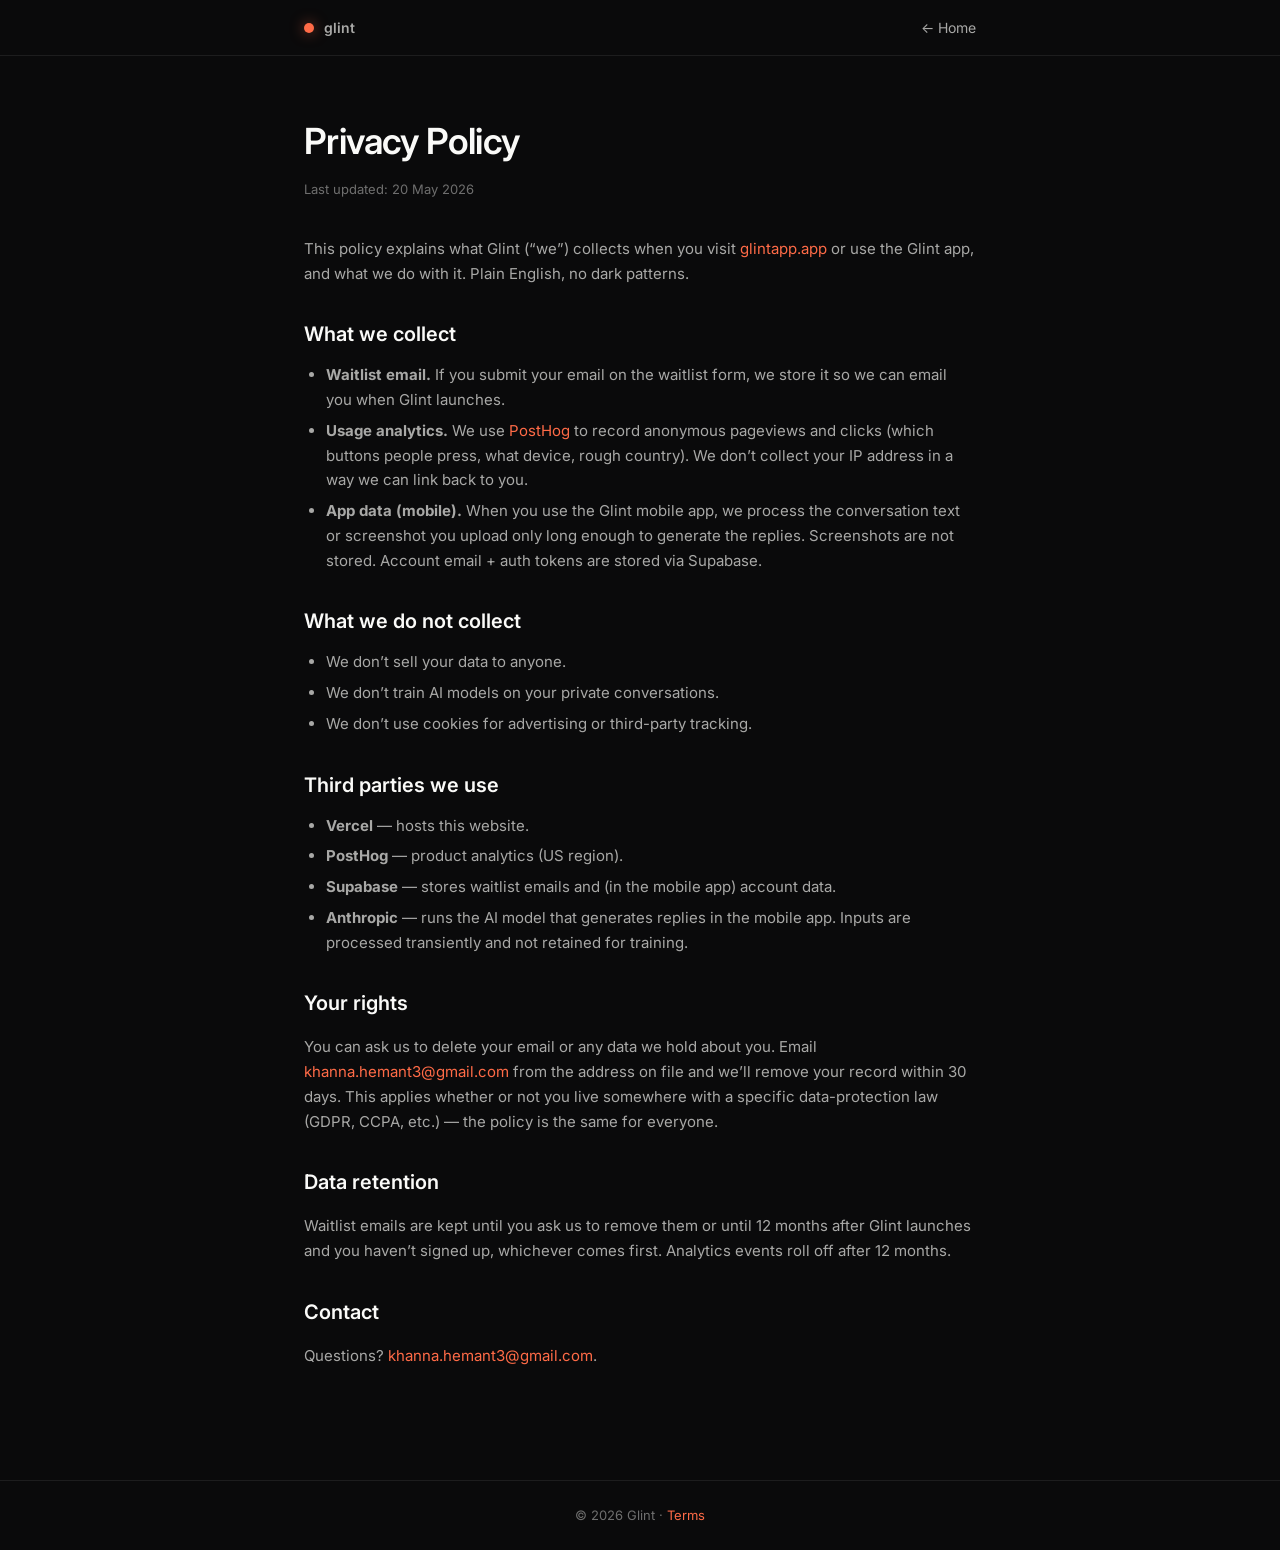
<file: privacy.html>
<!doctype html>
<html lang="en">
<head>
<meta charset="utf-8" />
<meta name="viewport" content="width=device-width, initial-scale=1" />
<title>Privacy Policy — Glint</title>
<meta name="description" content="How Glint collects, uses, and protects your data." />
<meta name="robots" content="index, follow" />
<link rel="canonical" href="https://glintapp.app/privacy" />
<link rel="icon" type="image/svg+xml" href="data:image/svg+xml,%3Csvg xmlns='http://www.w3.org/2000/svg' viewBox='0 0 32 32'%3E%3Ccircle cx='16' cy='16' r='10' fill='%23FF6B47'/%3E%3C/svg%3E" />
<link rel="preconnect" href="https://fonts.googleapis.com" />
<link rel="preconnect" href="https://fonts.gstatic.com" crossorigin />
<link href="https://fonts.googleapis.com/css2?family=Inter:wght@400;500;600;700&display=swap" rel="stylesheet" />
<style>
  :root {
    --bg: #0A0A0B; --bg1: #111114; --bg2: #1A1A1F;
    --line: rgba(250,250,248,0.08); --line2: rgba(250,250,248,0.14);
    --ink: #FAFAF8; --ink2: rgba(250,250,248,0.66); --ink3: rgba(250,250,248,0.42);
    --primary: #FF6B47;
  }
  *, *::before, *::after { box-sizing: border-box; }
  body { margin: 0; font-family: 'Inter', sans-serif; background: var(--bg); color: var(--ink); line-height: 1.65; -webkit-font-smoothing: antialiased; }
  a { color: var(--primary); text-decoration: none; }
  a:hover { text-decoration: underline; }
  .container { max-width: 720px; margin: 0 auto; padding: 0 24px; }
  .nav { border-bottom: 1px solid var(--line); padding: 16px 0; }
  .nav-inner { display: flex; justify-content: space-between; align-items: center; }
  .brand { display: flex; align-items: center; gap: 10px; font-weight: 600; }
  .brand-dot { width: 10px; height: 10px; border-radius: 999px; background: var(--primary); box-shadow: 0 0 14px rgba(255,107,71,0.55); }
  .nav a { color: var(--ink2); font-size: 14px; }
  .nav a:hover { color: var(--ink); }
  main { padding: 56px 0 96px; }
  h1 { font-size: 36px; font-weight: 600; letter-spacing: -0.6px; margin: 0 0 8px; }
  .updated { color: var(--ink3); font-size: 13px; margin: 0 0 36px; }
  h2 { font-size: 20px; font-weight: 600; margin: 32px 0 12px; }
  p, li { color: var(--ink2); font-size: 15px; }
  ul { padding-left: 22px; margin: 8px 0 16px; }
  li { margin-bottom: 6px; }
  footer { border-top: 1px solid var(--line); padding: 24px 0; color: var(--ink3); font-size: 13px; text-align: center; }
</style>
</head>
<body>

<nav class="nav">
  <div class="container nav-inner">
    <a href="/" class="brand"><span class="brand-dot"></span><span>glint</span></a>
    <a href="/">← Home</a>
  </div>
</nav>

<main>
  <div class="container">
    <h1>Privacy Policy</h1>
    <p class="updated">Last updated: 20 May 2026</p>

    <p>This policy explains what Glint (&ldquo;we&rdquo;) collects when you visit <a href="https://glintapp.app/">glintapp.app</a> or use the Glint app, and what we do with it. Plain English, no dark patterns.</p>

    <h2>What we collect</h2>
    <ul>
      <li><strong>Waitlist email.</strong> If you submit your email on the waitlist form, we store it so we can email you when Glint launches.</li>
      <li><strong>Usage analytics.</strong> We use <a href="https://posthog.com/">PostHog</a> to record anonymous pageviews and clicks (which buttons people press, what device, rough country). We don&rsquo;t collect your IP address in a way we can link back to you.</li>
      <li><strong>App data (mobile).</strong> When you use the Glint mobile app, we process the conversation text or screenshot you upload only long enough to generate the replies. Screenshots are not stored. Account email + auth tokens are stored via Supabase.</li>
    </ul>

    <h2>What we do not collect</h2>
    <ul>
      <li>We don&rsquo;t sell your data to anyone.</li>
      <li>We don&rsquo;t train AI models on your private conversations.</li>
      <li>We don&rsquo;t use cookies for advertising or third-party tracking.</li>
    </ul>

    <h2>Third parties we use</h2>
    <ul>
      <li><strong>Vercel</strong> — hosts this website.</li>
      <li><strong>PostHog</strong> — product analytics (US region).</li>
      <li><strong>Supabase</strong> — stores waitlist emails and (in the mobile app) account data.</li>
      <li><strong>Anthropic</strong> — runs the AI model that generates replies in the mobile app. Inputs are processed transiently and not retained for training.</li>
    </ul>

    <h2>Your rights</h2>
    <p>You can ask us to delete your email or any data we hold about you. Email <a href="mailto:khanna.hemant3@gmail.com">khanna.hemant3@gmail.com</a> from the address on file and we&rsquo;ll remove your record within 30 days. This applies whether or not you live somewhere with a specific data-protection law (GDPR, CCPA, etc.) — the policy is the same for everyone.</p>

    <h2>Data retention</h2>
    <p>Waitlist emails are kept until you ask us to remove them or until 12 months after Glint launches and you haven&rsquo;t signed up, whichever comes first. Analytics events roll off after 12 months.</p>

    <h2>Contact</h2>
    <p>Questions? <a href="mailto:khanna.hemant3@gmail.com">khanna.hemant3@gmail.com</a>.</p>
  </div>
</main>

<footer>
  <div class="container">© 2026 Glint · <a href="/terms">Terms</a></div>
</footer>

</body>
</html>
</file>
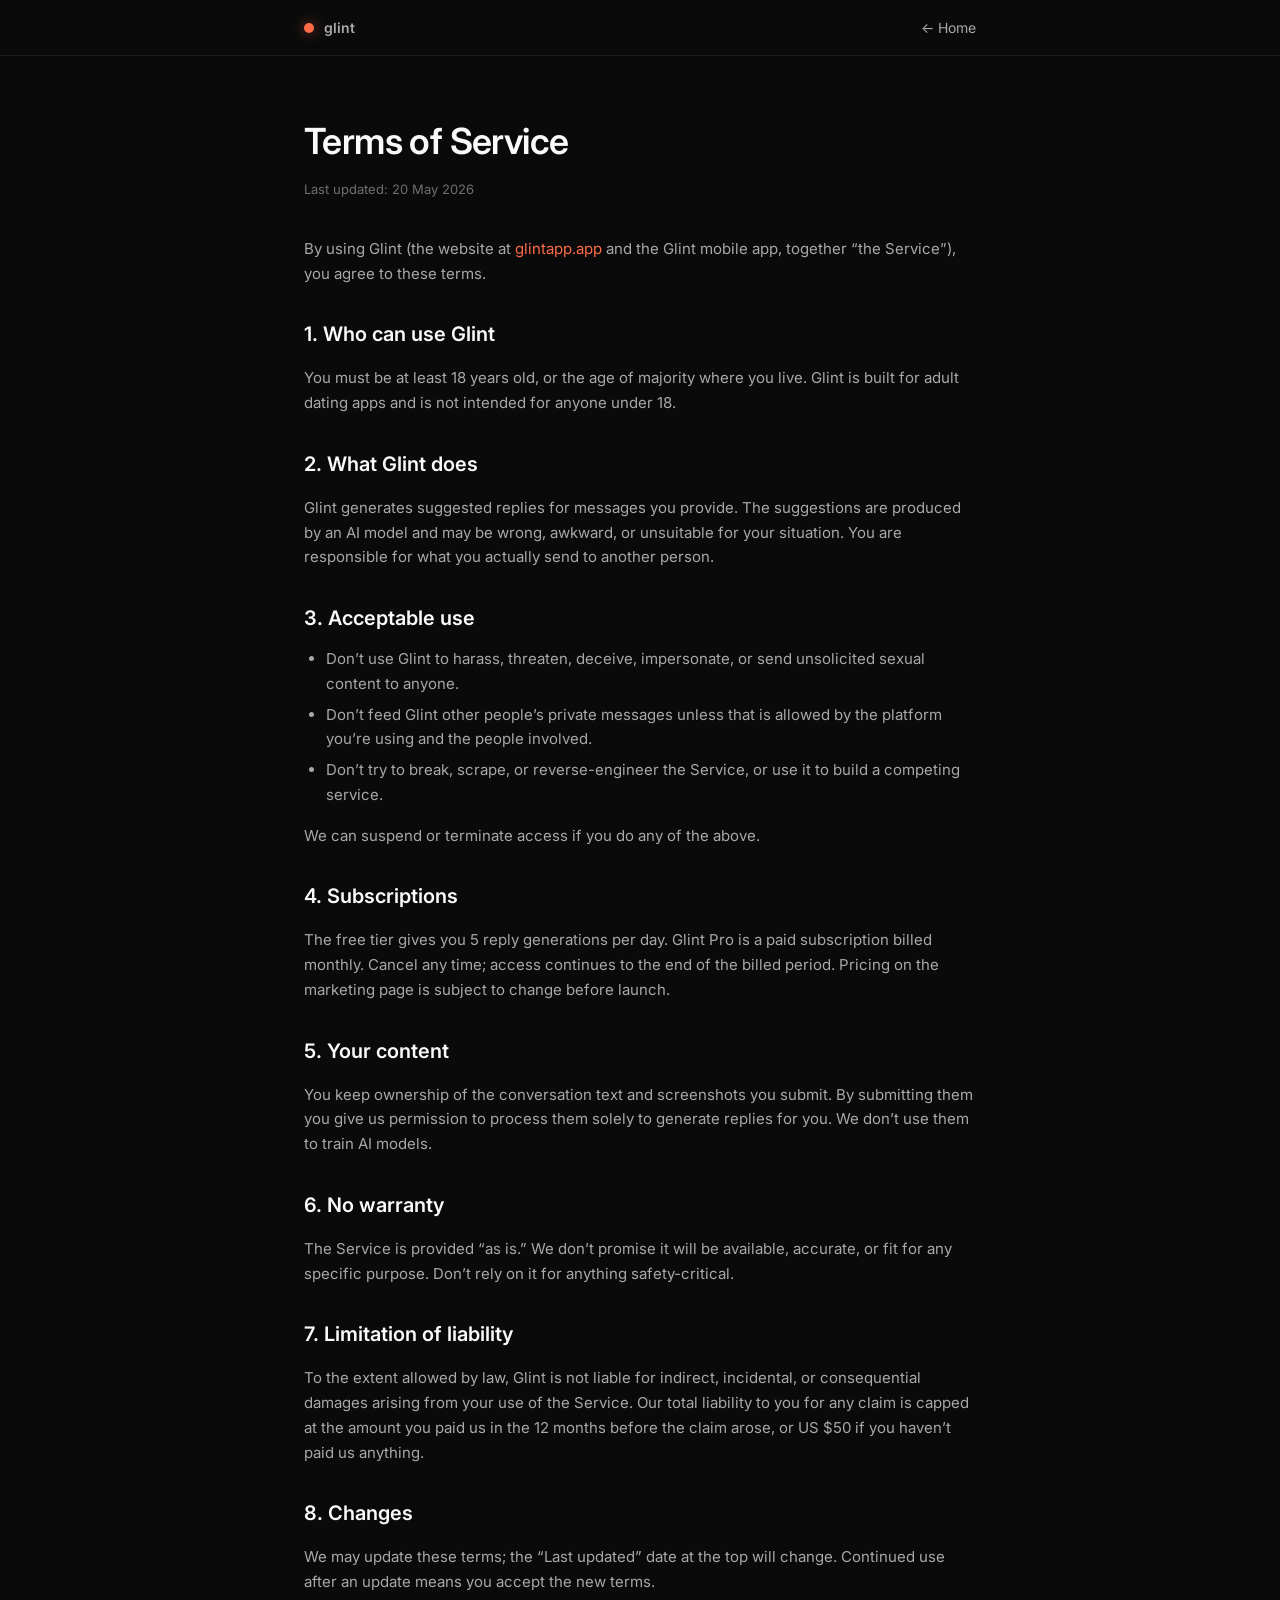
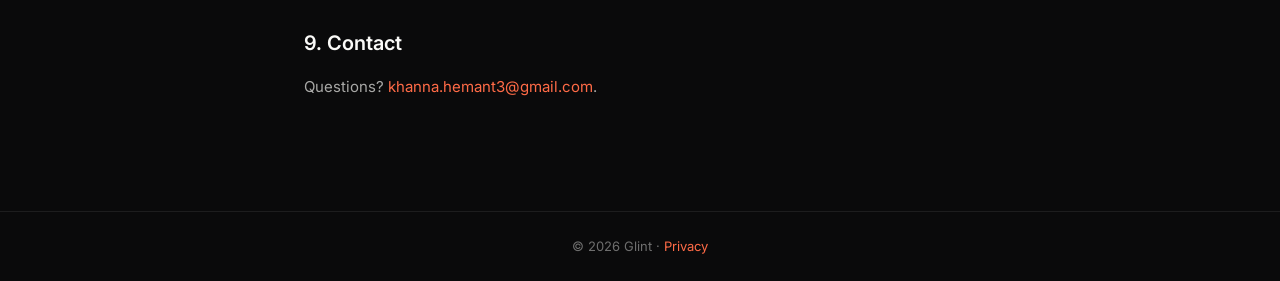
<file: terms.html>
<!doctype html>
<html lang="en">
<head>
<meta charset="utf-8" />
<meta name="viewport" content="width=device-width, initial-scale=1" />
<title>Terms of Service — Glint</title>
<meta name="description" content="The terms under which you can use Glint." />
<meta name="robots" content="index, follow" />
<link rel="canonical" href="https://glintapp.app/terms" />
<link rel="icon" type="image/svg+xml" href="data:image/svg+xml,%3Csvg xmlns='http://www.w3.org/2000/svg' viewBox='0 0 32 32'%3E%3Ccircle cx='16' cy='16' r='10' fill='%23FF6B47'/%3E%3C/svg%3E" />
<link rel="preconnect" href="https://fonts.googleapis.com" />
<link rel="preconnect" href="https://fonts.gstatic.com" crossorigin />
<link href="https://fonts.googleapis.com/css2?family=Inter:wght@400;500;600;700&display=swap" rel="stylesheet" />
<style>
  :root {
    --bg: #0A0A0B; --bg1: #111114; --bg2: #1A1A1F;
    --line: rgba(250,250,248,0.08); --line2: rgba(250,250,248,0.14);
    --ink: #FAFAF8; --ink2: rgba(250,250,248,0.66); --ink3: rgba(250,250,248,0.42);
    --primary: #FF6B47;
  }
  *, *::before, *::after { box-sizing: border-box; }
  body { margin: 0; font-family: 'Inter', sans-serif; background: var(--bg); color: var(--ink); line-height: 1.65; -webkit-font-smoothing: antialiased; }
  a { color: var(--primary); text-decoration: none; }
  a:hover { text-decoration: underline; }
  .container { max-width: 720px; margin: 0 auto; padding: 0 24px; }
  .nav { border-bottom: 1px solid var(--line); padding: 16px 0; }
  .nav-inner { display: flex; justify-content: space-between; align-items: center; }
  .brand { display: flex; align-items: center; gap: 10px; font-weight: 600; }
  .brand-dot { width: 10px; height: 10px; border-radius: 999px; background: var(--primary); box-shadow: 0 0 14px rgba(255,107,71,0.55); }
  .nav a { color: var(--ink2); font-size: 14px; }
  .nav a:hover { color: var(--ink); }
  main { padding: 56px 0 96px; }
  h1 { font-size: 36px; font-weight: 600; letter-spacing: -0.6px; margin: 0 0 8px; }
  .updated { color: var(--ink3); font-size: 13px; margin: 0 0 36px; }
  h2 { font-size: 20px; font-weight: 600; margin: 32px 0 12px; }
  p, li { color: var(--ink2); font-size: 15px; }
  ul { padding-left: 22px; margin: 8px 0 16px; }
  li { margin-bottom: 6px; }
  footer { border-top: 1px solid var(--line); padding: 24px 0; color: var(--ink3); font-size: 13px; text-align: center; }
</style>
</head>
<body>

<nav class="nav">
  <div class="container nav-inner">
    <a href="/" class="brand"><span class="brand-dot"></span><span>glint</span></a>
    <a href="/">← Home</a>
  </div>
</nav>

<main>
  <div class="container">
    <h1>Terms of Service</h1>
    <p class="updated">Last updated: 20 May 2026</p>

    <p>By using Glint (the website at <a href="https://glintapp.app/">glintapp.app</a> and the Glint mobile app, together &ldquo;the Service&rdquo;), you agree to these terms.</p>

    <h2>1. Who can use Glint</h2>
    <p>You must be at least 18 years old, or the age of majority where you live. Glint is built for adult dating apps and is not intended for anyone under 18.</p>

    <h2>2. What Glint does</h2>
    <p>Glint generates suggested replies for messages you provide. The suggestions are produced by an AI model and may be wrong, awkward, or unsuitable for your situation. You are responsible for what you actually send to another person.</p>

    <h2>3. Acceptable use</h2>
    <ul>
      <li>Don&rsquo;t use Glint to harass, threaten, deceive, impersonate, or send unsolicited sexual content to anyone.</li>
      <li>Don&rsquo;t feed Glint other people&rsquo;s private messages unless that is allowed by the platform you&rsquo;re using and the people involved.</li>
      <li>Don&rsquo;t try to break, scrape, or reverse-engineer the Service, or use it to build a competing service.</li>
    </ul>
    <p>We can suspend or terminate access if you do any of the above.</p>

    <h2>4. Subscriptions</h2>
    <p>The free tier gives you 5 reply generations per day. Glint Pro is a paid subscription billed monthly. Cancel any time; access continues to the end of the billed period. Pricing on the marketing page is subject to change before launch.</p>

    <h2>5. Your content</h2>
    <p>You keep ownership of the conversation text and screenshots you submit. By submitting them you give us permission to process them solely to generate replies for you. We don&rsquo;t use them to train AI models.</p>

    <h2>6. No warranty</h2>
    <p>The Service is provided &ldquo;as is.&rdquo; We don&rsquo;t promise it will be available, accurate, or fit for any specific purpose. Don&rsquo;t rely on it for anything safety-critical.</p>

    <h2>7. Limitation of liability</h2>
    <p>To the extent allowed by law, Glint is not liable for indirect, incidental, or consequential damages arising from your use of the Service. Our total liability to you for any claim is capped at the amount you paid us in the 12 months before the claim arose, or US $50 if you haven&rsquo;t paid us anything.</p>

    <h2>8. Changes</h2>
    <p>We may update these terms; the &ldquo;Last updated&rdquo; date at the top will change. Continued use after an update means you accept the new terms.</p>

    <h2>9. Contact</h2>
    <p>Questions? <a href="mailto:khanna.hemant3@gmail.com">khanna.hemant3@gmail.com</a>.</p>
  </div>
</main>

<footer>
  <div class="container">© 2026 Glint · <a href="/privacy">Privacy</a></div>
</footer>

</body>
</html>
</file>
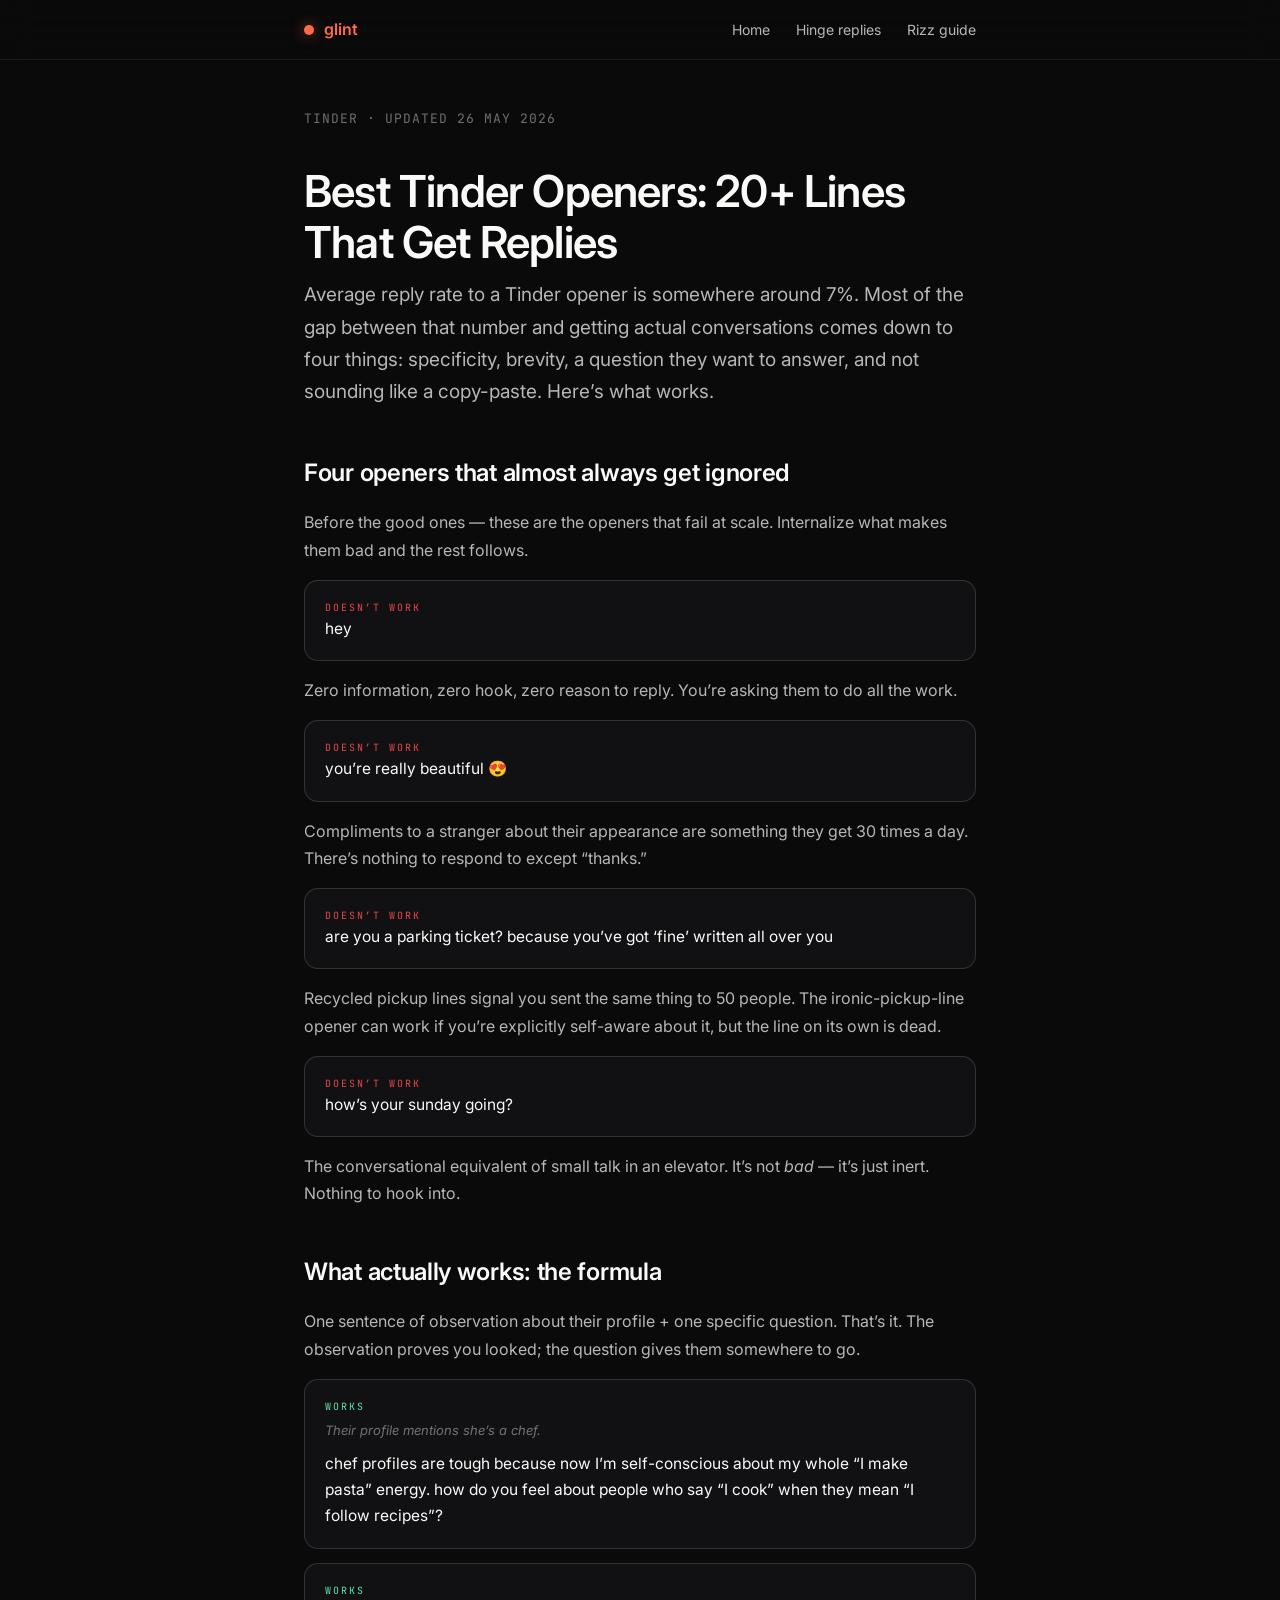
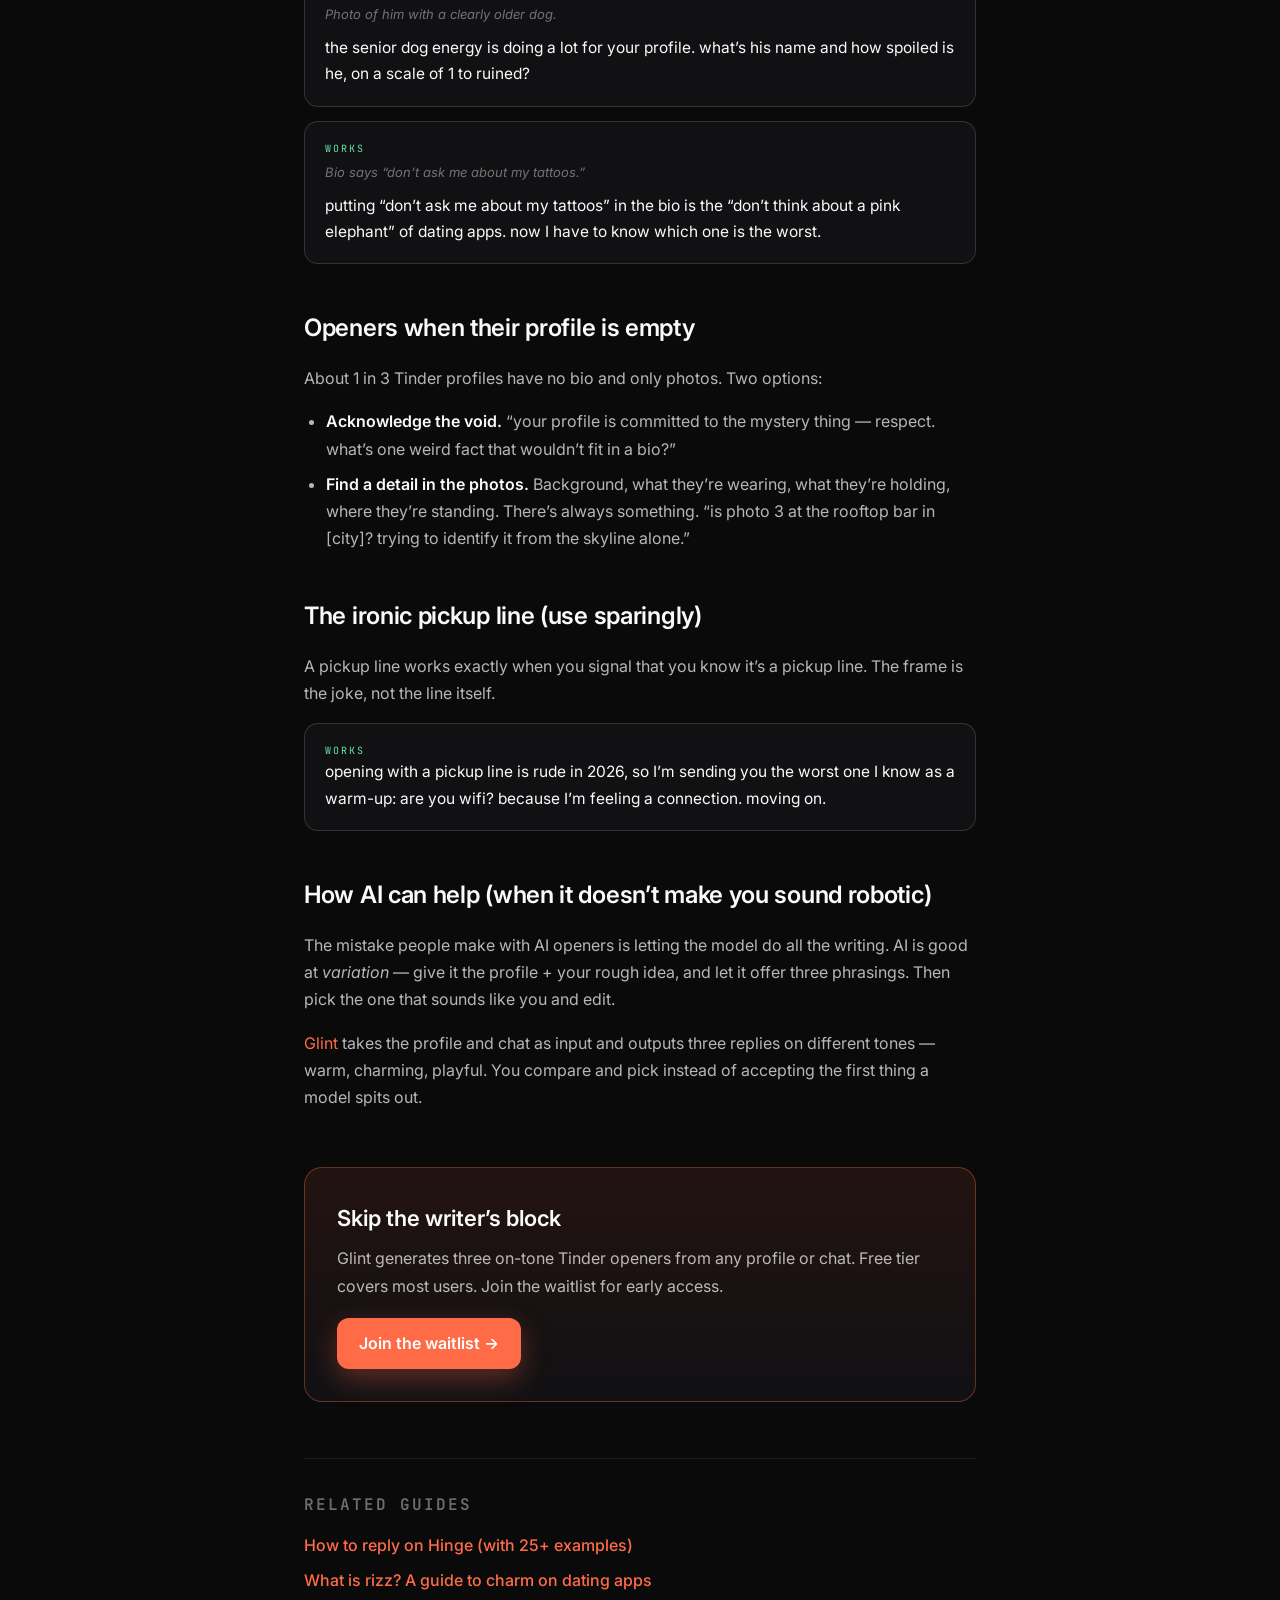
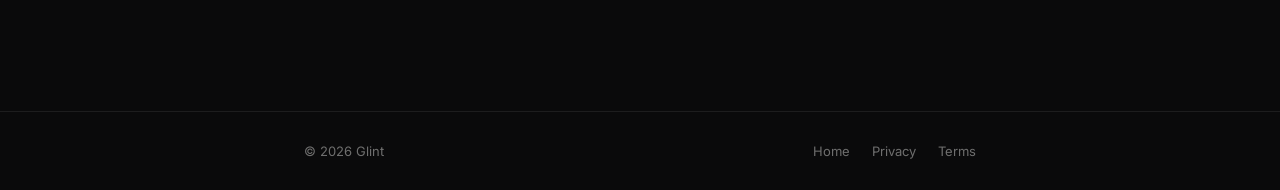
<file: tinder-openers.html>
<!doctype html>
<html lang="en">
<head>
<meta charset="utf-8" />
<meta name="viewport" content="width=device-width, initial-scale=1" />
<title>Best Tinder Openers: 20+ Lines That Get Replies (2026)</title>
<meta name="description" content="Tinder openers that actually start conversations — with specific examples, why they work, and the four openers that almost always get ignored." />
<meta name="robots" content="index, follow, max-image-preview:large" />
<link rel="canonical" href="https://glintapp.app/tinder-openers" />

<meta property="og:type" content="article" />
<meta property="og:title" content="Best Tinder Openers: 20+ Lines That Get Replies (2026)" />
<meta property="og:description" content="What works, what doesn't, and why most Tinder openers get ignored." />
<meta property="og:url" content="https://glintapp.app/tinder-openers" />
<meta property="og:image" content="https://glintapp.app/og.png" />
<meta name="twitter:card" content="summary_large_image" />

<link rel="icon" type="image/svg+xml" href="data:image/svg+xml,%3Csvg xmlns='http://www.w3.org/2000/svg' viewBox='0 0 32 32'%3E%3Ccircle cx='16' cy='16' r='10' fill='%23FF6B47'/%3E%3C/svg%3E" />
<link rel="preconnect" href="https://fonts.googleapis.com" />
<link rel="preconnect" href="https://fonts.gstatic.com" crossorigin />
<link href="https://fonts.googleapis.com/css2?family=Inter:wght@400;500;600;700&family=JetBrains+Mono:wght@500&display=swap" rel="stylesheet" />

<script type="application/ld+json">
{
  "@context": "https://schema.org",
  "@type": "Article",
  "headline": "Best Tinder Openers: 20+ Lines That Get Replies (2026)",
  "description": "Tinder openers that actually start conversations.",
  "author": { "@type": "Organization", "name": "Glint" },
  "publisher": { "@type": "Organization", "name": "Glint", "url": "https://glintapp.app/" },
  "datePublished": "2026-05-26",
  "dateModified": "2026-05-26",
  "mainEntityOfPage": "https://glintapp.app/tinder-openers"
}
</script>
<script type="application/ld+json">
{
  "@context": "https://schema.org",
  "@type": "FAQPage",
  "mainEntity": [
    {
      "@type": "Question",
      "name": "What is the best Tinder opener?",
      "acceptedAnswer": { "@type": "Answer", "text": "The best opener references something specific from their profile and asks a question they actually want to answer. Generic 'hey' or 'what's up' lines have a reply rate under 10%. Personalised, curious openers triple that." }
    },
    {
      "@type": "Question",
      "name": "Should you use pickup lines on Tinder?",
      "acceptedAnswer": { "@type": "Answer", "text": "Cheesy pickup lines work occasionally as a self-aware joke, but they're a low-percentage play. They signal you're not paying attention to who they are — just sending the same line to everyone." }
    },
    {
      "@type": "Question",
      "name": "How long should a Tinder opener be?",
      "acceptedAnswer": { "@type": "Answer", "text": "One to two sentences. Anything longer reads as overinvested, especially as a first message. You want enough to give them something to bite on, not a paragraph." }
    },
    {
      "@type": "Question",
      "name": "What if their Tinder profile has nothing on it?",
      "acceptedAnswer": { "@type": "Answer", "text": "Lead with curiosity about that itself, not a generic line. 'Your profile is intentionally giving me nothing to work with — respect, but I need one fact' is more interesting than 'hey.'" }
    }
  ]
}
</script>

<style>
  :root {
    --bg: #0A0A0B; --bg1: #111114; --bg2: #1A1A1F;
    --line: rgba(250,250,248,0.08); --line2: rgba(250,250,248,0.14);
    --ink: #FAFAF8; --ink2: rgba(250,250,248,0.72); --ink3: rgba(250,250,248,0.42);
    --primary: #FF6B47; --ai: #7B61FF;
  }
  *, *::before, *::after { box-sizing: border-box; }
  body { margin: 0; font-family: 'Inter', sans-serif; background: var(--bg); color: var(--ink); line-height: 1.7; -webkit-font-smoothing: antialiased; }
  a { color: var(--primary); text-decoration: none; }
  a:hover { text-decoration: underline; }
  .container { max-width: 720px; margin: 0 auto; padding: 0 24px; }
  .nav { border-bottom: 1px solid var(--line); padding: 16px 0; backdrop-filter: blur(16px); }
  .nav-inner { display: flex; justify-content: space-between; align-items: center; }
  .brand { display: flex; align-items: center; gap: 10px; font-weight: 600; }
  .brand-dot { width: 10px; height: 10px; border-radius: 999px; background: var(--primary); box-shadow: 0 0 14px rgba(255,107,71,0.55); }
  .nav .links a { color: var(--ink2); font-size: 14px; margin-left: 22px; }
  .nav .links a:hover { color: var(--ink); }
  main { padding: 48px 0 96px; }
  h1 { font-size: clamp(32px, 4.5vw, 44px); font-weight: 600; letter-spacing: -0.8px; margin: 0 0 12px; line-height: 1.15; }
  .meta { color: var(--ink3); font-size: 13px; font-family: 'JetBrains Mono', monospace; letter-spacing: 1px; margin: 0 0 36px; text-transform: uppercase; }
  .lede { font-size: 19px; color: var(--ink2); margin: 0 0 36px; }
  h2 { font-size: 24px; font-weight: 600; letter-spacing: -0.3px; margin: 44px 0 14px; }
  h3 { font-size: 17px; font-weight: 600; margin: 28px 0 8px; }
  p, li { color: var(--ink2); font-size: 16px; }
  ul, ol { padding-left: 22px; margin: 12px 0 20px; }
  li { margin-bottom: 8px; }
  strong { color: var(--ink); font-weight: 600; }
  .reply-block { background: var(--bg1); border: 1px solid var(--line2); border-radius: 14px; padding: 18px 20px; margin: 14px 0; }
  .reply-block .label { font-family: 'JetBrains Mono', monospace; font-size: 10px; letter-spacing: 2px; color: var(--ink3); text-transform: uppercase; }
  .reply-block.bad .label { color: #E84545; }
  .reply-block.good .label { color: #5EE6A8; }
  .reply-block .prompt { font-size: 13px; color: var(--ink3); margin: 4px 0 10px; font-style: italic; }
  .reply-block .reply { color: var(--ink); font-size: 15.5px; }
  .cta { margin: 56px 0 0; padding: 32px; border-radius: 18px; background: linear-gradient(180deg, rgba(255,107,71,0.10), var(--bg1)); border: 1px solid rgba(255,107,71,0.35); }
  .cta h3 { margin: 0 0 8px; font-size: 22px; color: var(--ink); }
  .cta p { margin: 0 0 18px; }
  .btn { display: inline-flex; align-items: center; gap: 8px; padding: 12px 22px; border-radius: 12px; background: var(--primary); color: white; font-weight: 600; box-shadow: 0 10px 28px rgba(255,107,71,0.32); }
  .btn:hover { background: #FF7C5C; text-decoration: none; }
  footer { border-top: 1px solid var(--line); padding: 28px 0; color: var(--ink3); font-size: 13px; }
  .foot-inner { display: flex; justify-content: space-between; gap: 16px; flex-wrap: wrap; }
  .foot-inner a { color: var(--ink3); margin-left: 18px; }
  .foot-inner a:first-child { margin-left: 0; }
  .related { margin: 56px 0 0; padding-top: 32px; border-top: 1px solid var(--line); }
  .related h3 { margin: 0 0 14px; font-size: 16px; color: var(--ink3); font-family: 'JetBrains Mono', monospace; letter-spacing: 2px; text-transform: uppercase; }
  .related ul { list-style: none; padding: 0; }
  .related li { margin-bottom: 8px; }
  .related a { font-weight: 500; }
</style>
</head>
<body>

<nav class="nav">
  <div class="container nav-inner">
    <a href="/" class="brand"><span class="brand-dot"></span><span>glint</span></a>
    <div class="links">
      <a href="/">Home</a>
      <a href="/hinge-replies">Hinge replies</a>
      <a href="/dating-app-rizz">Rizz guide</a>
    </div>
  </div>
</nav>

<main>
  <div class="container">
    <p class="meta">TINDER · UPDATED 26 MAY 2026</p>
    <h1>Best Tinder Openers: 20+ Lines That Get Replies</h1>
    <p class="lede">Average reply rate to a Tinder opener is somewhere around 7%. Most of the gap between that number and getting actual conversations comes down to four things: specificity, brevity, a question they want to answer, and not sounding like a copy-paste. Here&rsquo;s what works.</p>

    <h2>Four openers that almost always get ignored</h2>
    <p>Before the good ones — these are the openers that fail at scale. Internalize what makes them bad and the rest follows.</p>

    <div class="reply-block bad">
      <div class="label">DOESN&rsquo;T WORK</div>
      <div class="reply">hey</div>
    </div>
    <p>Zero information, zero hook, zero reason to reply. You&rsquo;re asking them to do all the work.</p>

    <div class="reply-block bad">
      <div class="label">DOESN&rsquo;T WORK</div>
      <div class="reply">you&rsquo;re really beautiful 😍</div>
    </div>
    <p>Compliments to a stranger about their appearance are something they get 30 times a day. There&rsquo;s nothing to respond to except &ldquo;thanks.&rdquo;</p>

    <div class="reply-block bad">
      <div class="label">DOESN&rsquo;T WORK</div>
      <div class="reply">are you a parking ticket? because you&rsquo;ve got &lsquo;fine&rsquo; written all over you</div>
    </div>
    <p>Recycled pickup lines signal you sent the same thing to 50 people. The ironic-pickup-line opener can work if you&rsquo;re explicitly self-aware about it, but the line on its own is dead.</p>

    <div class="reply-block bad">
      <div class="label">DOESN&rsquo;T WORK</div>
      <div class="reply">how&rsquo;s your sunday going?</div>
    </div>
    <p>The conversational equivalent of small talk in an elevator. It&rsquo;s not <em>bad</em> — it&rsquo;s just inert. Nothing to hook into.</p>

    <h2>What actually works: the formula</h2>
    <p>One sentence of observation about their profile + one specific question. That&rsquo;s it. The observation proves you looked; the question gives them somewhere to go.</p>

    <div class="reply-block good">
      <div class="label">WORKS</div>
      <div class="prompt">Their profile mentions she&rsquo;s a chef.</div>
      <div class="reply">chef profiles are tough because now I&rsquo;m self-conscious about my whole &ldquo;I make pasta&rdquo; energy. how do you feel about people who say &ldquo;I cook&rdquo; when they mean &ldquo;I follow recipes&rdquo;?</div>
    </div>

    <div class="reply-block good">
      <div class="label">WORKS</div>
      <div class="prompt">Photo of him with a clearly older dog.</div>
      <div class="reply">the senior dog energy is doing a lot for your profile. what&rsquo;s his name and how spoiled is he, on a scale of 1 to ruined?</div>
    </div>

    <div class="reply-block good">
      <div class="label">WORKS</div>
      <div class="prompt">Bio says &ldquo;don&rsquo;t ask me about my tattoos.&rdquo;</div>
      <div class="reply">putting &ldquo;don&rsquo;t ask me about my tattoos&rdquo; in the bio is the &ldquo;don&rsquo;t think about a pink elephant&rdquo; of dating apps. now I have to know which one is the worst.</div>
    </div>

    <h2>Openers when their profile is empty</h2>
    <p>About 1 in 3 Tinder profiles have no bio and only photos. Two options:</p>
    <ul>
      <li><strong>Acknowledge the void.</strong> &ldquo;your profile is committed to the mystery thing — respect. what&rsquo;s one weird fact that wouldn&rsquo;t fit in a bio?&rdquo;</li>
      <li><strong>Find a detail in the photos.</strong> Background, what they&rsquo;re wearing, what they&rsquo;re holding, where they&rsquo;re standing. There&rsquo;s always something. &ldquo;is photo 3 at the rooftop bar in [city]? trying to identify it from the skyline alone.&rdquo;</li>
    </ul>

    <h2>The ironic pickup line (use sparingly)</h2>
    <p>A pickup line works exactly when you signal that you know it&rsquo;s a pickup line. The frame is the joke, not the line itself.</p>
    <div class="reply-block good">
      <div class="label">WORKS</div>
      <div class="reply">opening with a pickup line is rude in 2026, so I&rsquo;m sending you the worst one I know as a warm-up: are you wifi? because I&rsquo;m feeling a connection. moving on.</div>
    </div>

    <h2>How AI can help (when it doesn&rsquo;t make you sound robotic)</h2>
    <p>The mistake people make with AI openers is letting the model do all the writing. AI is good at <em>variation</em> — give it the profile + your rough idea, and let it offer three phrasings. Then pick the one that sounds like you and edit.</p>
    <p><a href="/">Glint</a> takes the profile and chat as input and outputs three replies on different tones — warm, charming, playful. You compare and pick instead of accepting the first thing a model spits out.</p>

    <div class="cta">
      <h3>Skip the writer&rsquo;s block</h3>
      <p>Glint generates three on-tone Tinder openers from any profile or chat. Free tier covers most users. Join the waitlist for early access.</p>
      <a href="/#download" class="btn">Join the waitlist →</a>
    </div>

    <div class="related">
      <h3>Related guides</h3>
      <ul>
        <li><a href="/hinge-replies">How to reply on Hinge (with 25+ examples)</a></li>
        <li><a href="/dating-app-rizz">What is rizz? A guide to charm on dating apps</a></li>
      </ul>
    </div>
  </div>
</main>

<footer>
  <div class="container foot-inner">
    <div>© 2026 Glint</div>
    <div>
      <a href="/">Home</a>
      <a href="/privacy">Privacy</a>
      <a href="/terms">Terms</a>
    </div>
  </div>
</footer>

</body>
</html>
</file>
<file: glint.css>
/* ═══════════════════════════════════════════════════════════════════════
   GLINT — "Daylight" web edition, shared foundation.

   One system with the app (Glint Voice v7): white paper, near black ink,
   colour spent only where it MEANS something. Instrument Serif owns the big
   lines, Geist owns the UI, Geist Mono owns specs and counters. CTAs are ink
   pills wearing a halo, never a coloured fill.

   Every page on the site links this file. Page specific layout stays in that
   page's own <style> block; tokens, chrome and document typography live here
   so there is exactly one place to change them.
   ═══════════════════════════════════════════════════════════════════════ */

/* Registered so a page can CROSSFADE between voices instead of snapping. */
@property --accent      { syntax: "<color>"; inherits: true; initial-value: #3A5F8F; }
@property --accent-deep { syntax: "<color>"; inherits: true; initial-value: #2A4569; }

:root {
  /* Ground and ink — the app's LIGHT palette, token for token */
  --bg:#FFFFFF; --bg-elev:#FAFAFB; --surface:#FFFFFF;
  --surface-2:#F4F4F6; --surface-3:#EBEBEF;
  --border:rgba(17,17,19,0.07); --border-strong:rgba(17,17,19,0.16); --divider:rgba(17,17,19,0.07);
  --ink:#111113; --ink-bright:#000000; --ink-inverse:#FFFFFF;
  --ink-2:rgba(17,17,19,0.62); --ink-3:rgba(17,17,19,0.42); --ink-4:rgba(17,17,19,0.25);

  /* The three voices — the only hues on the site (app light ramps) */
  --genuine:#41704A; --rizz:#3A5F8F; --roast:#A32A2A;

  --accent:#3A5F8F; --accent-deep:#2A4569;
  --accent-soft:color-mix(in srgb, var(--accent) 9%, transparent);
  --accent-line:color-mix(in srgb, var(--accent) 26%, transparent);
  --accent-glow:color-mix(in srgb, var(--accent) 22%, transparent);
  --accent-wash:color-mix(in srgb, var(--accent) 13%, transparent);

  --font:"Geist","Inter",-apple-system,BlinkMacSystemFont,system-ui,sans-serif;
  --mono:"Geist Mono","JetBrains Mono",ui-monospace,monospace;
  --serif:"Instrument Serif",Georgia,serif;

  --shadow-sm:0 1px 2px rgba(16,16,20,0.04), 0 4px 14px rgba(16,16,20,0.05);
  --shadow-md:0 8px 22px rgba(16,16,20,0.08), 0 2px 6px rgba(16,16,20,0.04);
  --shadow-lg:0 14px 34px rgba(16,16,20,0.11), 0 4px 10px rgba(16,16,20,0.05);
  --shadow-xl:0 30px 70px rgba(16,16,20,0.14), 0 8px 20px rgba(16,16,20,0.06);
  --halo:0 10px 30px var(--accent-glow);

  --ease:cubic-bezier(.2,.7,.3,1);   /* the app's curve */
  --expo:cubic-bezier(.16,1,.3,1);   /* the long settle */
  --max:1180px;
}

/* Guides and legal pages stay on the house voice: the accent means "which
   voice am I speaking in", so a page that is not speaking must not claim one. */
html[data-voice="genuine"] { --accent:#41704A; --accent-deep:#2E5234; }
html[data-voice="rizz"]    { --accent:#3A5F8F; --accent-deep:#2A4569; }
html[data-voice="roast"]   { --accent:#A32A2A; --accent-deep:#7A1F1F; }
html { transition:--accent .8s var(--expo), --accent-deep .8s var(--expo); }

*,*::before,*::after { box-sizing:border-box; }
html { scroll-behavior:smooth; -webkit-text-size-adjust:100%; }
html, body { margin:0; padding:0; max-width:100%; overflow-x:clip; }
body {
  font-family:var(--font); background:var(--bg); color:var(--ink); line-height:1.6;
  font-size:16px; -webkit-font-smoothing:antialiased; text-rendering:optimizeLegibility;
}
a { color:inherit; text-decoration:none; }
img,svg { display:block; max-width:100%; }
button,input { font:inherit; color:inherit; }
::selection { background:var(--accent-wash); color:var(--ink-bright); }
::-webkit-scrollbar { width:11px; }
::-webkit-scrollbar-track { background:#fff; }
::-webkit-scrollbar-thumb { background:#dcdce1; border-radius:10px; border:3px solid #fff; }
::-webkit-scrollbar-thumb:hover { background:#c4c4cc; }
.container { width:100%; max-width:var(--max); margin:0 auto; padding:0 24px; }

/* ─────────────────────────────────────────────────────  atmosphere  ── */
.fx { position:fixed; inset:0; pointer-events:none; z-index:0; }
.fx-aurora {
  background:
    radial-gradient(760px 520px at 78% -10%, var(--accent-soft), transparent 64%),
    radial-gradient(560px 560px at 4% 18%, color-mix(in srgb, var(--accent) 6%, transparent), transparent 62%),
    radial-gradient(820px 560px at 52% 112%, color-mix(in srgb, var(--accent) 7%, transparent), transparent 62%);
  animation:drift 26s var(--ease) infinite alternate;
}
@keyframes drift {
  from { transform:translate3d(0,0,0) scale(1); }
  to   { transform:translate3d(-2.2%,1.6%,0) scale(1.07); }
}
.fx-grid {
  opacity:.55;
  background-image:linear-gradient(rgba(17,17,19,0.03) 1px,transparent 1px),
                   linear-gradient(90deg,rgba(17,17,19,0.03) 1px,transparent 1px);
  background-size:72px 72px;
  -webkit-mask-image:radial-gradient(128% 76% at 50% 0%,#000 0%,transparent 72%);
          mask-image:radial-gradient(128% 76% at 50% 0%,#000 0%,transparent 72%);
}
.fx-grain {
  opacity:.032; mix-blend-mode:multiply; z-index:1;
  background-image:url("data:image/svg+xml,%3Csvg xmlns='http://www.w3.org/2000/svg' width='180' height='180'%3E%3Cfilter id='n'%3E%3CfeTurbulence type='fractalNoise' baseFrequency='0.82' numOctaves='3' stitchTiles='stitch'/%3E%3C/filter%3E%3Crect width='100%25' height='100%25' filter='url(%23n)'/%3E%3C/svg%3E");
  animation:grain 9s steps(1) infinite;
}
@keyframes grain {
  0%{transform:translate(0,0)} 20%{transform:translate(2%,-3%)} 40%{transform:translate(-3%,2%)}
  60%{transform:translate(3%,3%)} 80%{transform:translate(-2%,-2%)} 100%{transform:translate(0,0)}
}
.pointer-halo {
  position:fixed; top:0; left:0; width:560px; height:560px; z-index:1; pointer-events:none;
  border-radius:50%; transform:translate(-50%,-50%); opacity:0; transition:opacity .5s ease;
  background:radial-gradient(circle, var(--accent-soft), transparent 62%); mix-blend-mode:multiply;
}
nav, main, footer { position:relative; z-index:2; }

/* ─────────────────────────────────────────────────  reveal system  ── */
[data-rv] {
  opacity:0; transform:translateY(26px) scale(.985); filter:blur(12px);
  transition:opacity .9s var(--expo), transform .9s var(--expo), filter .9s var(--expo);
  transition-delay:var(--d,0ms);
}
[data-rv].in { opacity:1; transform:none; filter:blur(0); }
[data-rv="fade"] { transform:none; filter:blur(8px); }
[data-rv="rise"] { transform:translateY(40px) scale(.97); }

.eyebrow {
  display:inline-flex; align-items:center; gap:9px;
  font-size:11px; font-weight:700; letter-spacing:.34em; text-transform:uppercase;
  color:var(--ink-3); transition:letter-spacing 1.1s var(--expo);
}
[data-rv]:not(.in) .eyebrow, .eyebrow[data-rv]:not(.in) { letter-spacing:.62em; }
.eyebrow .bolt { width:12px; height:12px; fill:var(--accent); }
.eyebrow .tick { width:16px; height:1px; background:var(--accent-line); }

/* the refraction sweep */
.sweep { position:relative; overflow:hidden; isolation:isolate; }
.sweep::after {
  content:""; position:absolute; top:-40%; bottom:-40%; width:44%; left:0; z-index:4;
  background:linear-gradient(100deg, transparent, rgba(255,255,255,.85) 46%, transparent);
  transform:translateX(-170%) rotate(6deg); pointer-events:none; opacity:0;
}
.sweep.lit::after { animation:refract 1.25s var(--expo) forwards; }
@keyframes refract {
  0%   { transform:translateX(-170%) rotate(6deg); opacity:0; }
  18%  { opacity:.9; }
  100% { transform:translateX(300%) rotate(6deg); opacity:0; }
}

/* ───────────────────────────────────────────────────────────  nav  ── */
.nav { position:fixed; top:14px; left:0; right:0; z-index:80; display:flex; justify-content:center; padding:0 16px; }
.nav-inner {
  display:flex; align-items:center; width:100%; max-width:var(--max);
  height:56px; padding:0 10px 0 20px; border-radius:999px;
  background:rgba(255,255,255,0.70);
  -webkit-backdrop-filter:saturate(180%) blur(22px); backdrop-filter:saturate(180%) blur(22px);
  border:1px solid transparent;
  transition:border-color .45s var(--ease), box-shadow .45s var(--ease), background .45s var(--ease);
}
.nav.stuck .nav-inner { border-color:var(--border); box-shadow:var(--shadow-md); background:rgba(255,255,255,0.85); }
.brand {
  display:inline-flex; align-items:center; gap:9px;
  font-family:var(--serif); font-size:25px; letter-spacing:-.01em; line-height:1; padding-bottom:2px;
}
.brand .mark {
  width:17px; height:17px; fill:var(--accent);
  filter:drop-shadow(0 2px 6px var(--accent-glow)); transition:transform .5s var(--ease);
}
.brand:hover .mark { transform:translateY(-1px) rotate(-6deg); }
.nav-links { display:flex; align-items:center; gap:4px; margin-left:auto; }
.nav-links a {
  font-size:13.5px; font-weight:500; color:var(--ink-2); padding:9px 13px; border-radius:999px;
  transition:color .25s var(--ease), background .25s var(--ease);
}
.nav-links a:hover { color:var(--ink); background:var(--surface-2); }
.nav-cta {
  background:var(--ink-bright) !important; color:var(--ink-inverse) !important;
  padding:11px 20px !important; font-weight:600 !important; margin-left:8px;
  box-shadow:var(--halo); transition:transform .3s var(--ease), box-shadow .4s var(--ease) !important;
}
.nav-cta:hover { transform:translateY(-1px); box-shadow:0 14px 34px var(--accent-glow); }

/* ───────────────────────────────────────────────────────  buttons  ── */
.btn {
  display:inline-flex; align-items:center; justify-content:center; gap:8px;
  height:50px; padding:0 26px; border-radius:999px;
  font-size:15px; font-weight:600; letter-spacing:-.01em; cursor:pointer; border:none;
  transition:transform .3s var(--ease), box-shadow .4s var(--ease), background .3s var(--ease);
}
.btn-primary { background:var(--ink-bright); color:#fff; box-shadow:var(--halo); }
.btn-primary:hover { transform:translateY(-2px); box-shadow:0 16px 38px var(--accent-glow); }
.btn-ghost { background:var(--surface-2); color:var(--ink); }
.btn-ghost:hover { background:var(--surface-3); transform:translateY(-2px); }

/* ─────────────────────────────────────  display type (shared scale)  ── */
h1 {
  font-family:var(--serif); font-weight:400;
  font-size:clamp(50px, 7.2vw, 90px); line-height:.98; letter-spacing:-.022em; margin:0 0 22px;
}
h1 em { font-style:italic; color:var(--accent); }
h2 {
  font-family:var(--serif); font-weight:400;
  font-size:clamp(36px, 4.6vw, 60px); line-height:1.04; letter-spacing:-.02em; margin:18px 0 16px;
}
h2 em { font-style:italic; color:var(--accent); }

/* ══════════════════════════════════════════════════════════════════════
   DOCUMENT pages — guides and legal. Narrow measure, serif headings,
   the same cards and hairlines as the landing page at reading scale.
   ══════════════════════════════════════════════════════════════════════ */
.doc { padding:132px 0 96px; }
.doc .container { max-width:760px; }

.doc .meta {
  display:inline-flex; align-items:center; gap:9px; margin:0 0 22px;
  font-family:var(--mono); font-size:10.5px; letter-spacing:.2em; text-transform:uppercase;
  color:var(--ink-3);
}
.doc .meta .tick { width:18px; height:1px; background:var(--accent-line); }

.doc h1 { font-size:clamp(38px, 5.4vw, 62px); line-height:1.02; margin:0 0 20px; }
.doc .lede { font-size:19.5px; line-height:1.62; color:var(--ink-2); margin:0 0 14px; }
.doc h2 {
  font-size:clamp(27px, 3.2vw, 38px); line-height:1.1; margin:58px 0 14px;
}
.doc h3 {
  font-family:var(--font); font-size:17.5px; font-weight:700; letter-spacing:-.02em;
  margin:34px 0 10px; color:var(--ink);
}
.doc p, .doc li { font-size:16.5px; line-height:1.75; color:var(--ink-2); }
.doc p { margin:0 0 18px; }
.doc ul, .doc ol { padding-left:22px; margin:14px 0 22px; }
.doc li { margin-bottom:10px; }
.doc li::marker { color:var(--ink-4); }
.doc strong { color:var(--ink); font-weight:600; }
.doc em { color:var(--ink); font-style:italic; }
.doc a { color:var(--accent); font-weight:500; border-bottom:1px solid var(--accent-line); }
.doc a:hover { border-bottom-color:var(--accent); }
/* a pill is an object, not a link in a sentence: it must outrank `.doc a` */
.doc a.btn { border-bottom:0; font-weight:600; }
.doc a.btn-primary { color:var(--ink-inverse); }
.doc a.btn-ghost { color:var(--ink); }
.doc hr { border:0; border-top:1px solid var(--divider); margin:46px 0; }

/* a quoted message, in the app's bubble shape */
.doc blockquote {
  margin:20px 0; padding:14px 18px; border-radius:20px 20px 20px 7px;
  background:var(--surface-2); color:var(--ink); font-size:16px; line-height:1.6;
}
.doc blockquote p:last-child { margin-bottom:0; }

/* the example cards — the site's one recurring object */
.reply-block {
  position:relative; margin:16px 0; padding:18px 20px 18px 22px; border-radius:22px;
  background:var(--surface); border:1px solid var(--border); box-shadow:var(--shadow-sm);
  transition:transform .45s var(--ease), box-shadow .5s var(--ease);
}
.reply-block:hover { transform:translateY(-2px); box-shadow:var(--shadow-md); }
.reply-block::before {
  content:""; position:absolute; left:0; top:16px; bottom:16px; width:2px;
  background:var(--accent); border-radius:2px;
}
.reply-block .label {
  font-family:var(--mono); font-size:9.5px; letter-spacing:.16em; text-transform:uppercase;
  color:var(--accent);
}
.reply-block .prompt { font-size:14px; color:var(--ink-3); margin:6px 0 12px; font-style:italic; line-height:1.6; }
.reply-block .reply {
  font-family:var(--serif); font-size:21px; line-height:1.42; letter-spacing:-.01em; color:var(--ink);
}
.reply-block.bad::before { background:var(--roast); }
.reply-block.bad .label { color:var(--roast); }
.reply-block.bad .reply { color:var(--ink-3); }
.reply-block.good::before { background:var(--accent); }

/* ticked list, the app's selection tick */
.checklist { list-style:none; padding-left:0 !important; }
.checklist li { position:relative; padding-left:30px; margin-bottom:13px; }
.checklist li::before {
  content:""; position:absolute; left:0; top:5px; width:18px; height:18px; border-radius:6px;
  background:var(--accent-soft); border:1px solid var(--accent-line);
}
.checklist li::after {
  content:""; position:absolute; left:5px; top:10px; width:8px; height:4px;
  border-left:1.8px solid var(--accent); border-bottom:1.8px solid var(--accent);
  transform:rotate(-45deg);
}

/* in document CTA — the landing page's join strip at article scale */
.doc-cta {
  position:relative; margin:64px 0 0; padding:40px 36px; border-radius:32px; overflow:hidden;
  background:linear-gradient(168deg, color-mix(in srgb, var(--accent) 8%, #fff), var(--surface) 66%);
  border:1px solid var(--border); box-shadow:var(--shadow-lg);
}
.doc-cta::before {
  content:""; position:absolute; inset:0;
  background:radial-gradient(70% 90% at 88% -10%, var(--accent-wash), transparent 60%);
}
.doc-cta > * { position:relative; }
.doc-cta h3 {
  font-family:var(--serif); font-weight:400; font-size:32px; line-height:1.1; letter-spacing:-.02em;
  margin:14px 0 10px;
}
.doc-cta h3 em { font-style:italic; color:var(--accent); }
.doc-cta p { font-size:16px; color:var(--ink-2); margin:0 0 24px; max-width:34em; }

/* related reading */
.related { margin:60px 0 0; padding-top:34px; border-top:1px solid var(--divider); }
.related h3 {
  font-family:var(--mono); font-size:10px; letter-spacing:.18em; text-transform:uppercase;
  color:var(--ink-3); margin:0 0 18px; font-weight:500;
}
.related-grid { display:grid; grid-template-columns:1fr 1fr; gap:14px; }
.related-grid a {
  display:block; padding:20px 22px; border-radius:22px; background:var(--surface);
  border:1px solid var(--border); box-shadow:var(--shadow-sm); font-weight:400;
  transition:transform .45s var(--ease), box-shadow .5s var(--ease), border-color .5s var(--ease);
}
.related-grid a:hover { transform:translateY(-3px); box-shadow:var(--shadow-lg); border-color:var(--accent-line); }
.related-grid .k {
  display:block; font-family:var(--mono); font-size:9.5px; letter-spacing:.16em;
  text-transform:uppercase; color:var(--accent); margin-bottom:10px;
}
.related-grid .t { display:block; font-size:16px; font-weight:700; letter-spacing:-.02em; color:var(--ink); line-height:1.35; }

/* ────────────────────────────────────────────────────────  footer  ── */
footer { border-top:1px solid var(--divider); padding:64px 0 0; position:relative; overflow:hidden; }
.foot-top { display:grid; grid-template-columns:minmax(0,1.2fr) minmax(0,1.6fr); gap:48px; padding-bottom:44px; }
.foot-top .lead p { font-size:14.5px; line-height:1.65; color:var(--ink-2); max-width:30em; margin:14px 0 0; }
.foot-links { display:grid; grid-template-columns:repeat(3,1fr); gap:28px; }
.foot-col h4 {
  font-family:var(--mono); font-size:10px; letter-spacing:.18em; text-transform:uppercase;
  color:var(--ink-3); margin:0 0 14px; font-weight:500;
}
.foot-col a { display:block; font-size:14.5px; color:var(--ink-2); padding:5px 0; transition:color .25s ease; }
.foot-col a:hover { color:var(--accent); }
.foot-bottom {
  display:flex; justify-content:space-between; gap:16px; flex-wrap:wrap;
  padding:22px 0 24px; border-top:1px solid var(--divider); font-size:13px; color:var(--ink-3);
}
.watermark {
  font-family:var(--serif); font-size:clamp(90px,20vw,260px); line-height:.78; text-align:center;
  color:var(--ink); opacity:.04; user-select:none; pointer-events:none;
  margin:0 0 -.14em; letter-spacing:-.03em;
}

/* ────────────────────────────────────────────────────  responsive  ── */
@media (max-width:1000px) {
  .foot-top { grid-template-columns:1fr; gap:34px; }
}
@media (max-width:760px) {
  .nav { top:10px; }
  .nav-inner { height:52px; padding:0 8px 0 16px; }
  .nav-links a:not(.nav-cta) { display:none; }
  .nav-cta { padding:10px 17px !important; font-size:13px !important; }
  .container { padding:0 20px; }
  .doc { padding:104px 0 80px; }
  .doc-cta { padding:30px 24px; border-radius:26px; }
  .related-grid { grid-template-columns:1fr; }
  .foot-links { grid-template-columns:1fr 1fr; }
}

@media (prefers-reduced-motion:reduce) {
  *, *::before, *::after { animation:none !important; transition-duration:.01ms !important; }
  [data-rv] { opacity:1 !important; transform:none !important; filter:none !important; }
  html { scroll-behavior:auto; }
}
</file>
